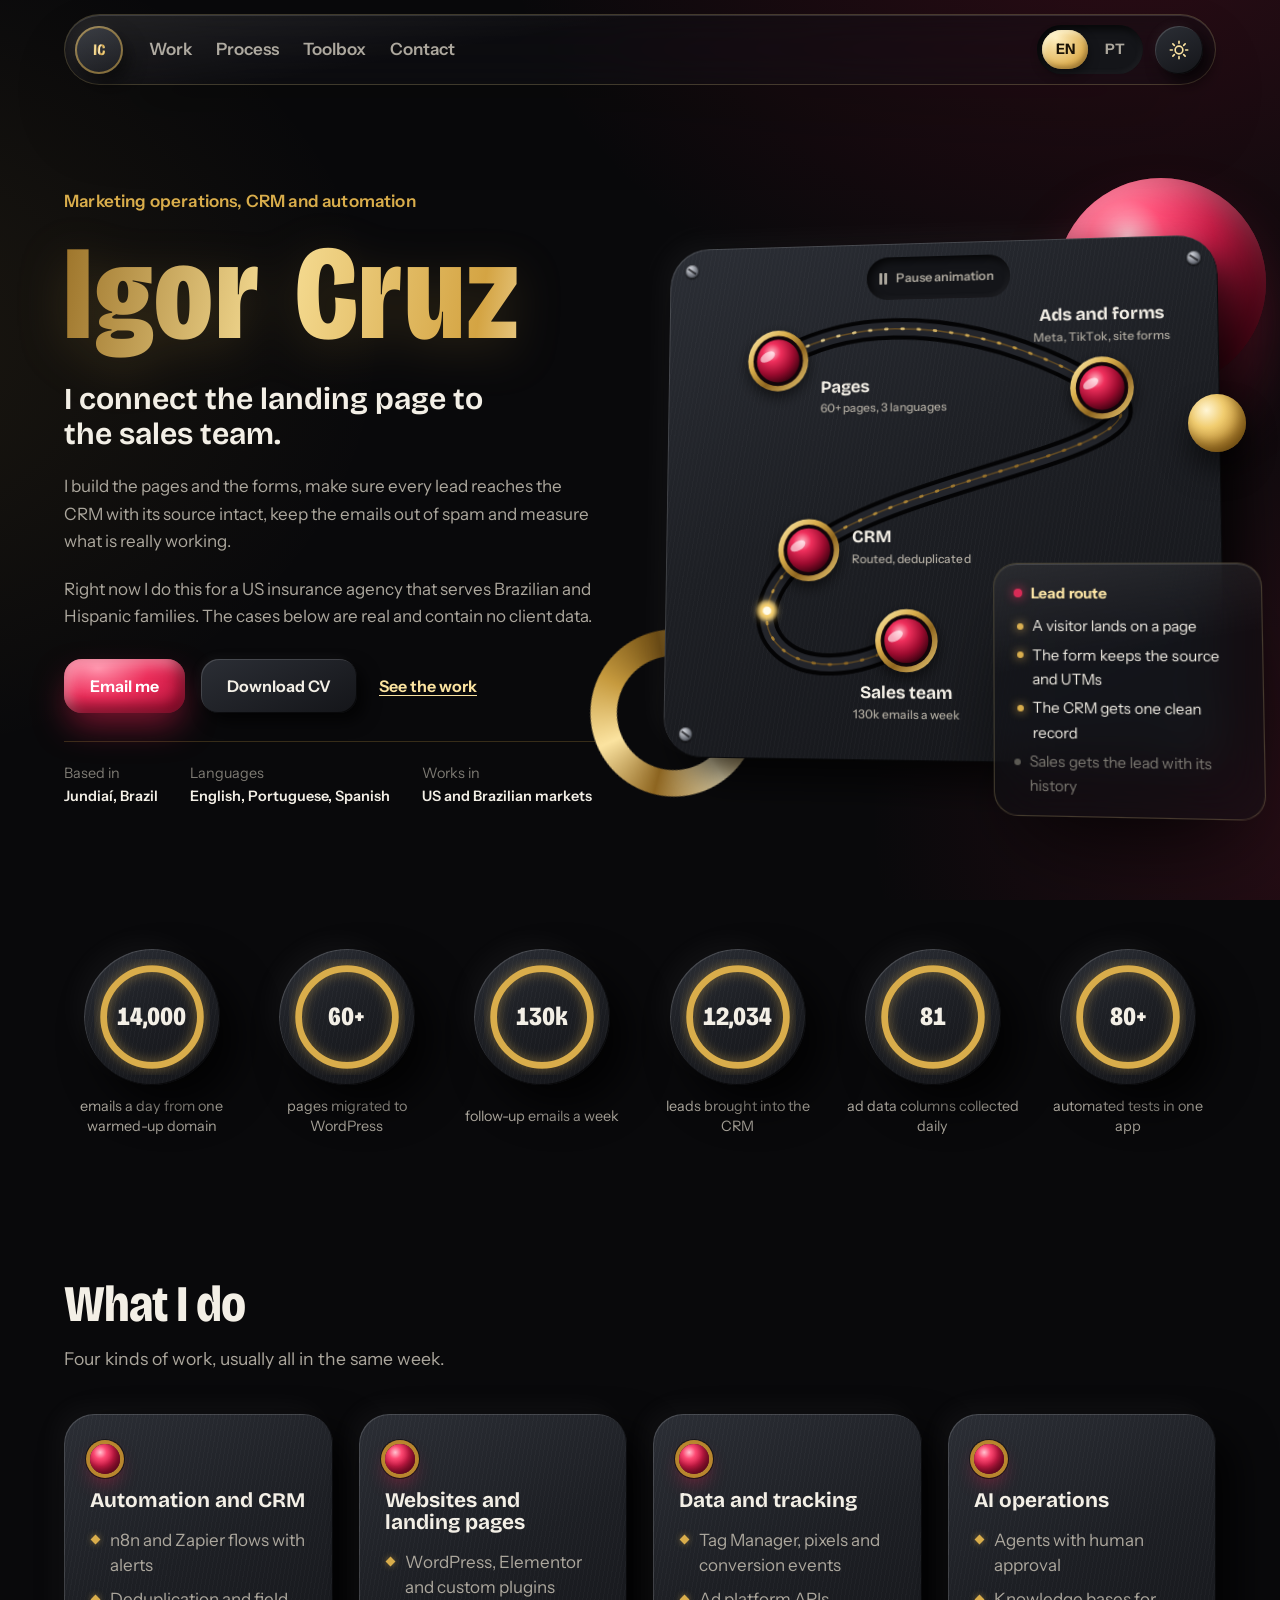
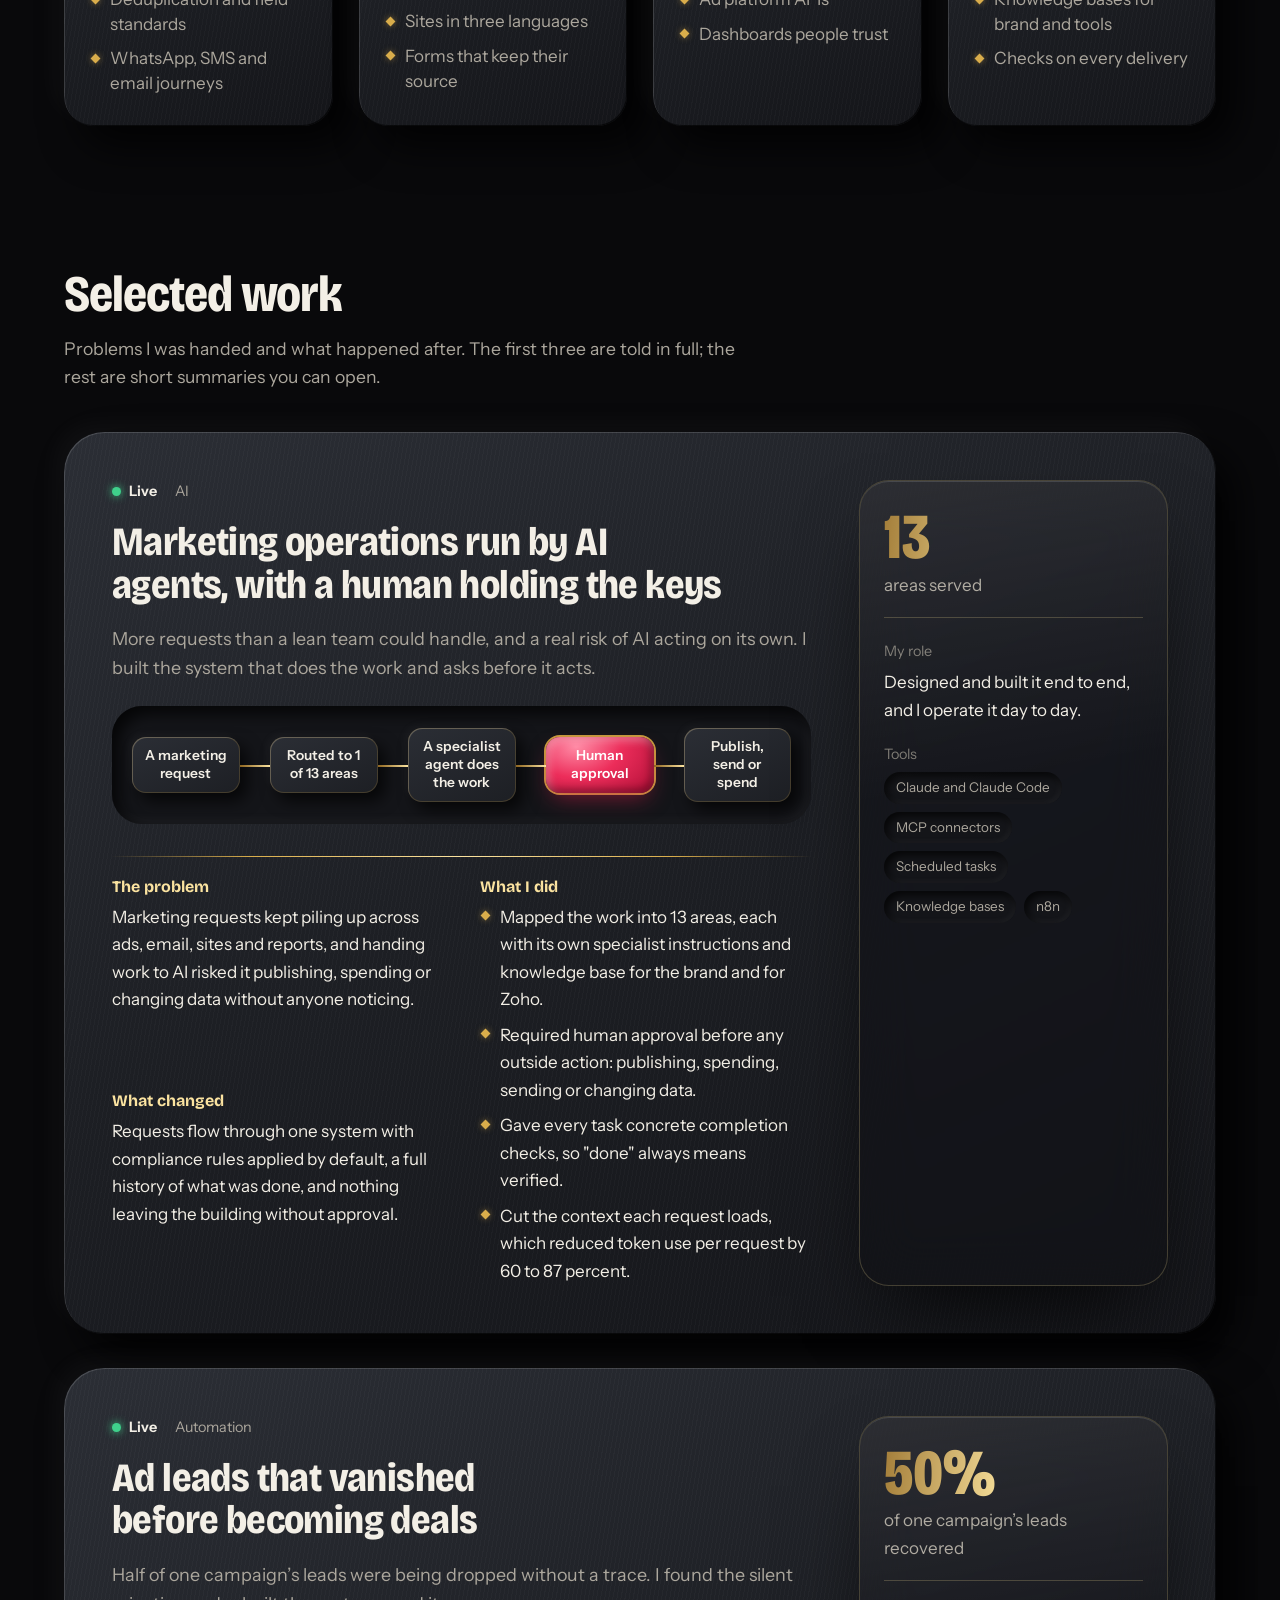
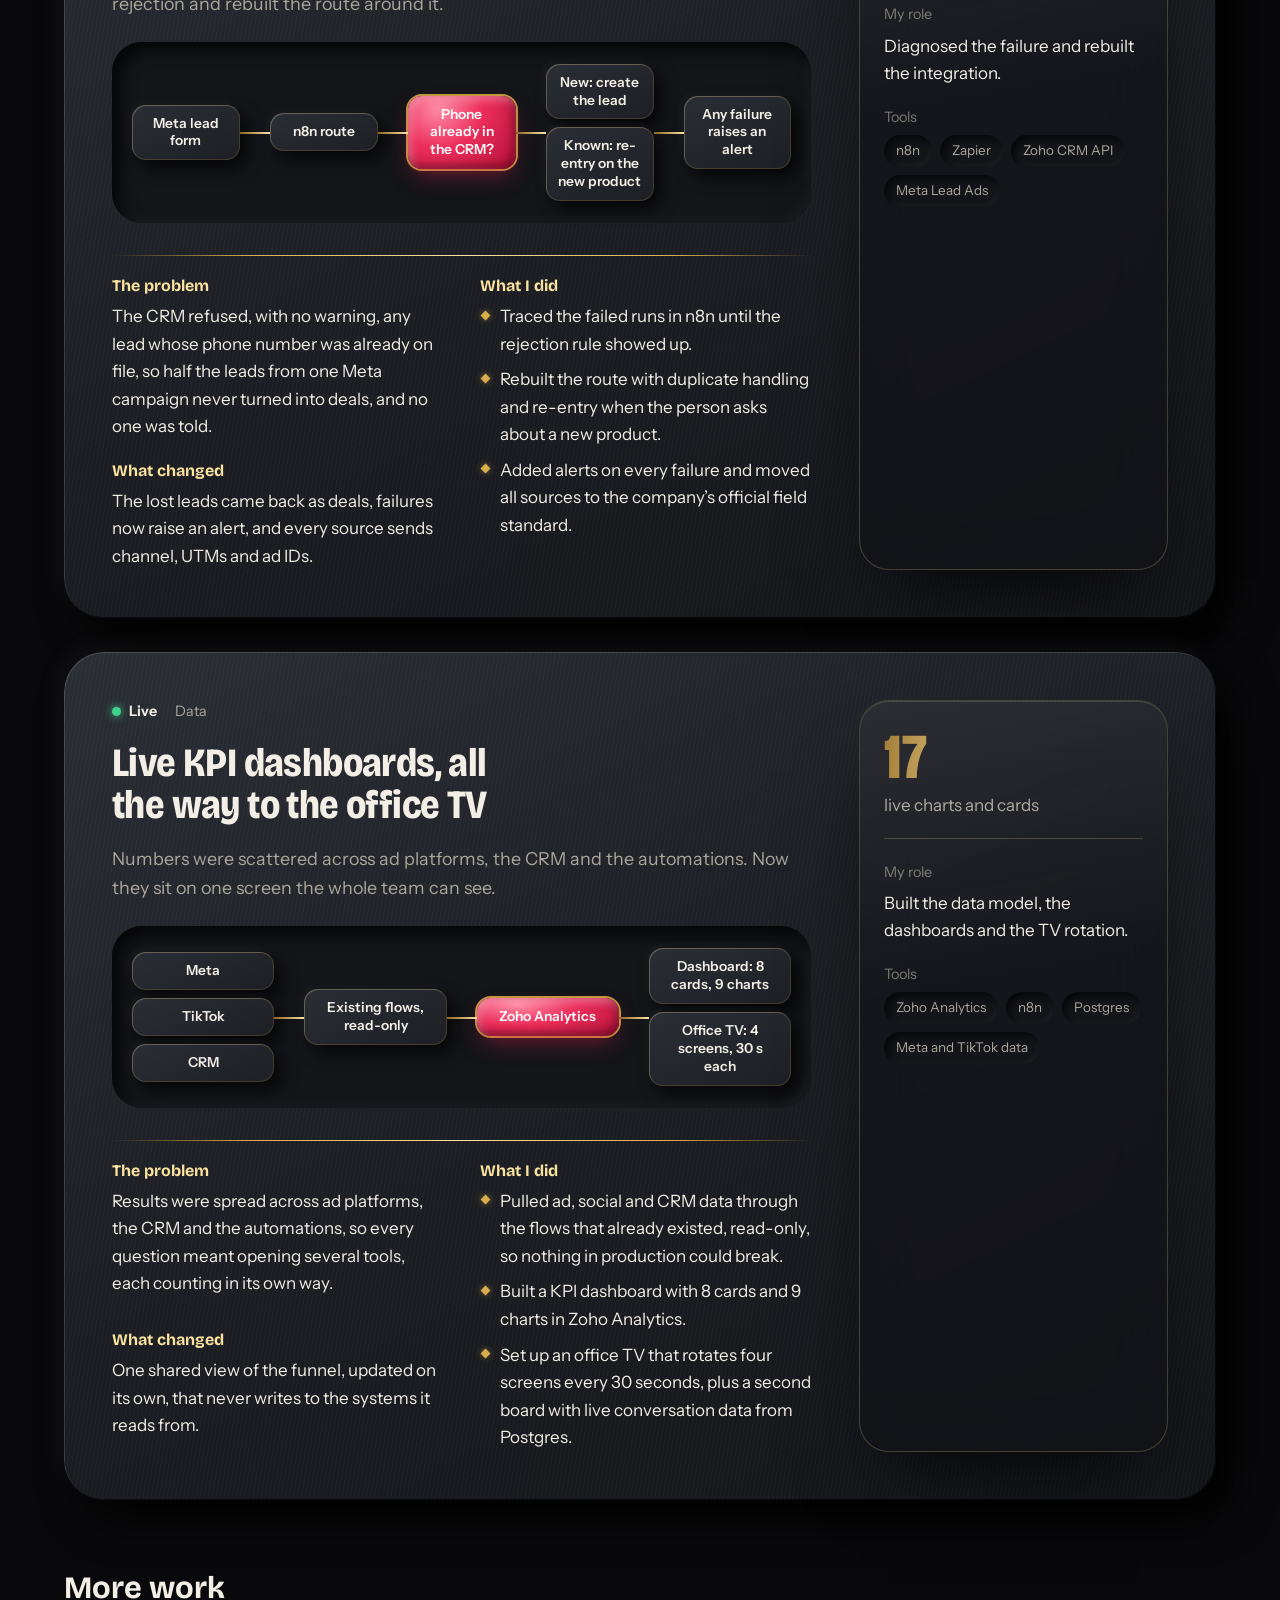
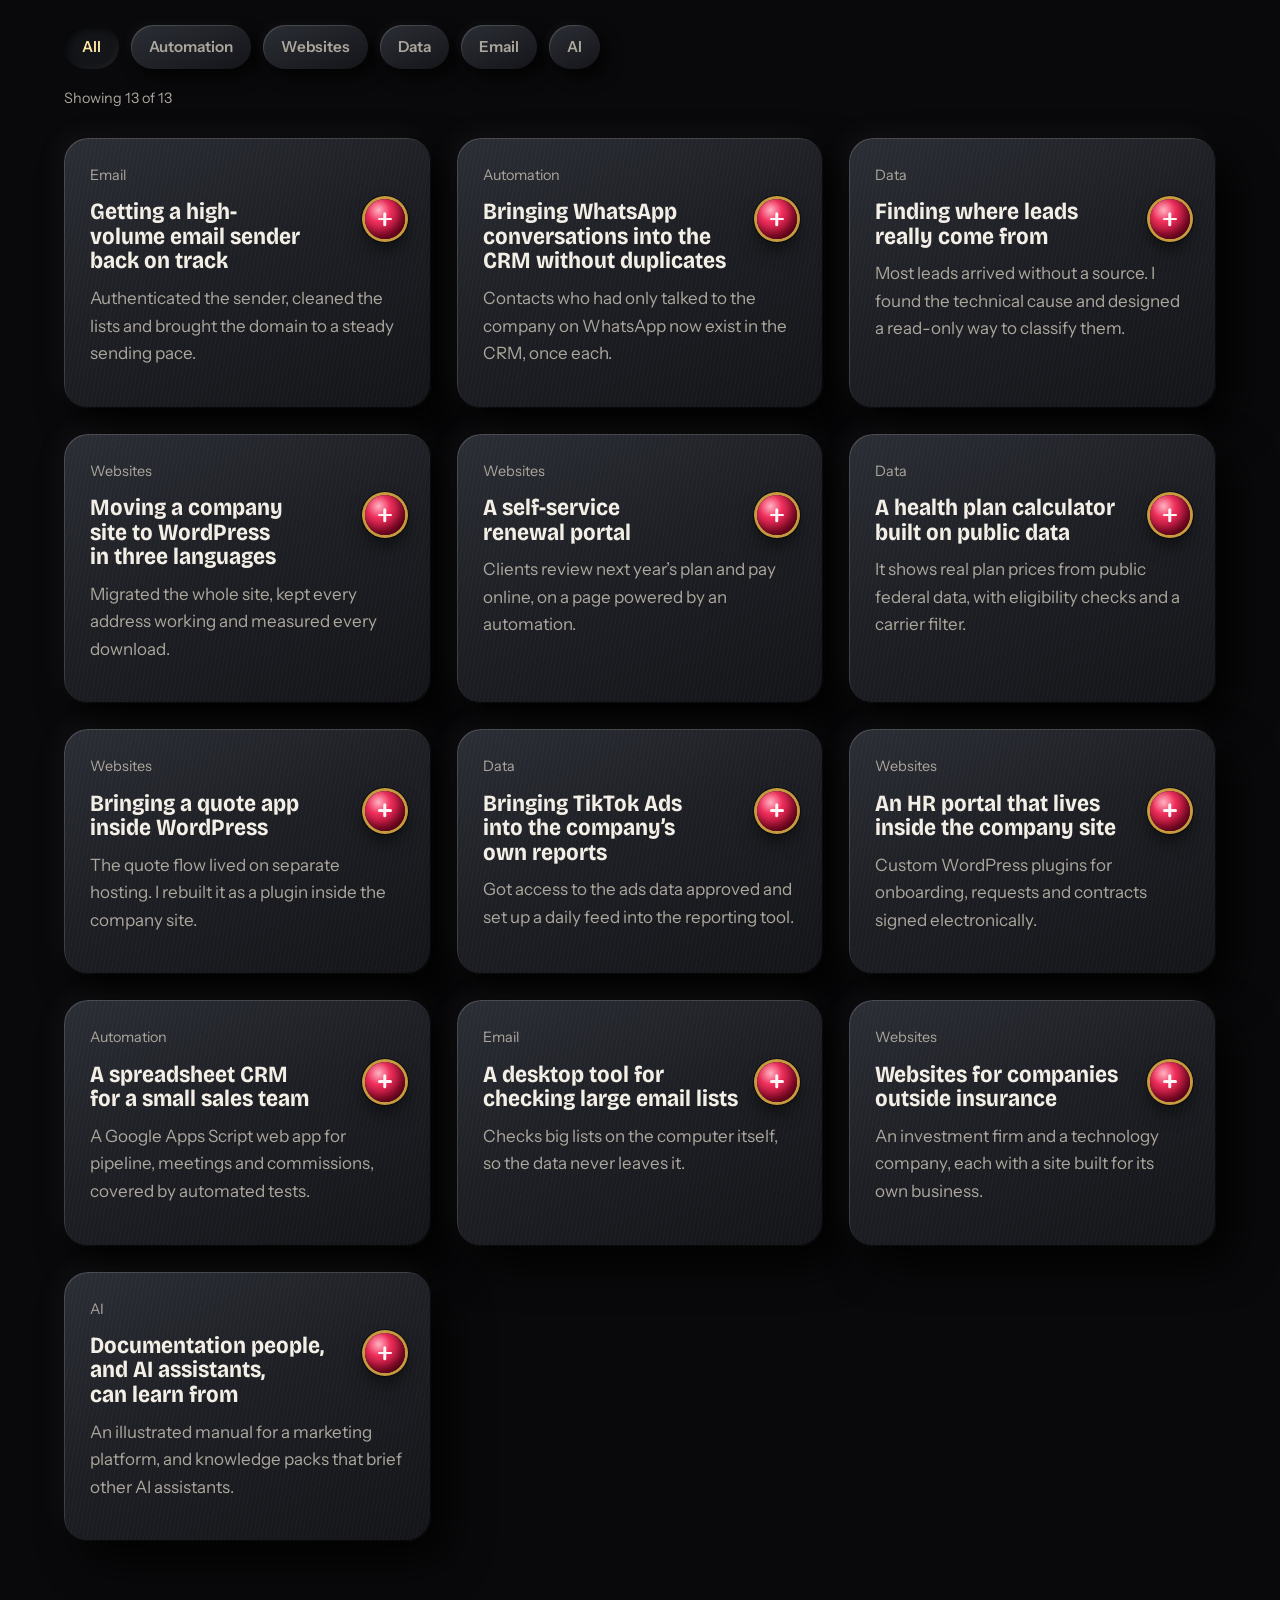
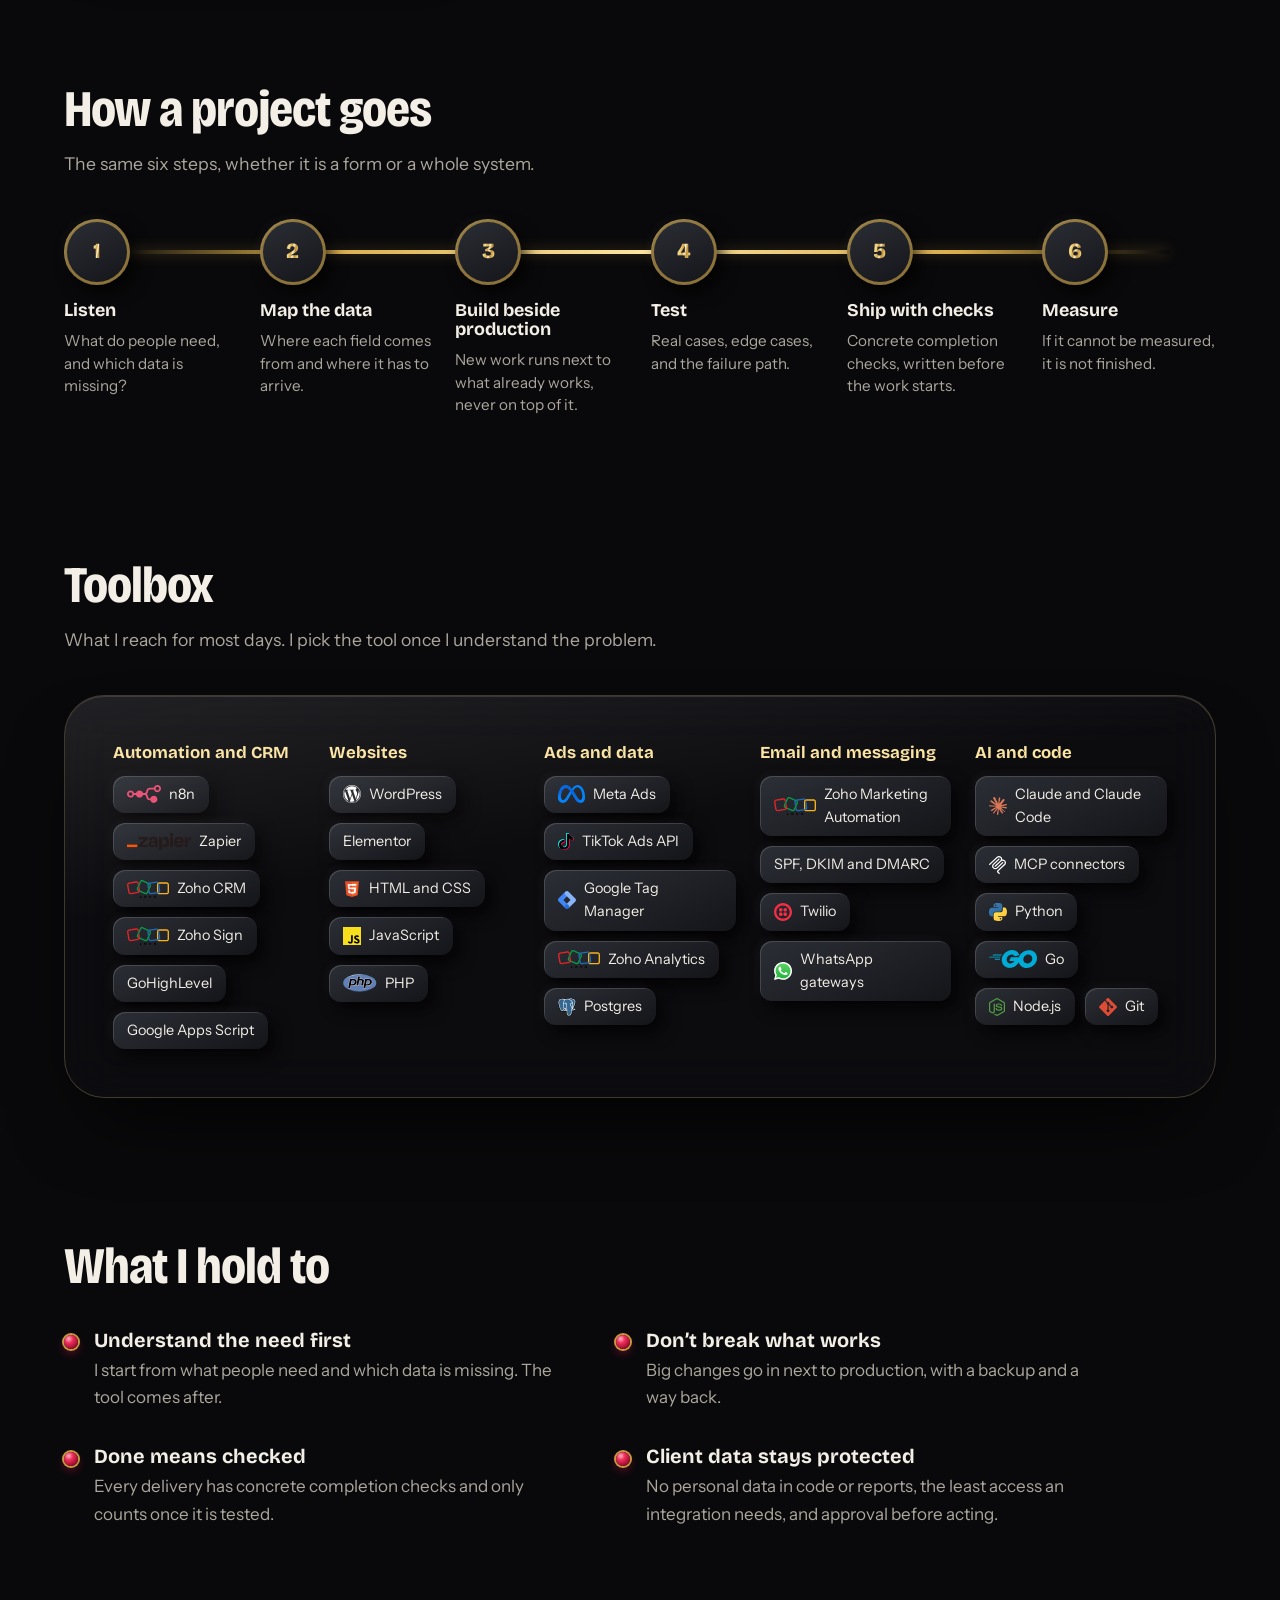
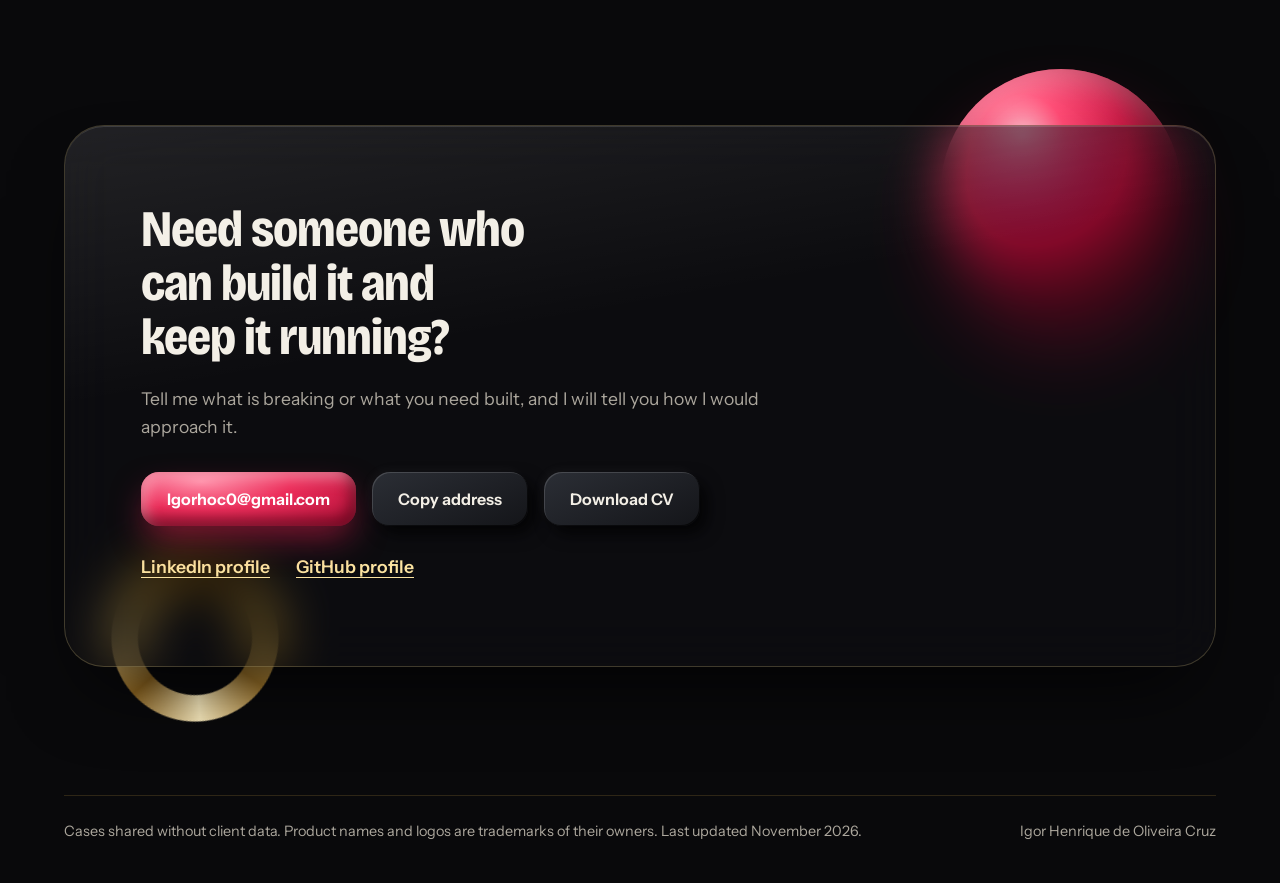
<file: index.html>
<!doctype html>
<html lang="en">
<head>
<meta charset="utf-8">
<meta name="viewport" content="width=device-width, initial-scale=1, viewport-fit=cover">
<title>Igor Cruz, marketing operations, CRM and automation</title>
<meta name="description" content="Portfolio of Igor Henrique de Oliveira Cruz: case studies in CRM, automation, websites, data and applied AI for marketing teams.">
<link rel="canonical" href="https://igor-hoc-cruz.github.io/">
<link rel="alternate" hreflang="en" href="https://igor-hoc-cruz.github.io/">
<link rel="alternate" hreflang="pt-BR" href="https://igor-hoc-cruz.github.io/pt/">
<link rel="alternate" hreflang="x-default" href="https://igor-hoc-cruz.github.io/">
<meta property="og:type" content="profile">
<meta property="og:title" content="Igor Cruz, marketing operations, CRM and automation">
<meta property="og:description" content="Portfolio of Igor Henrique de Oliveira Cruz: case studies in CRM, automation, websites, data and applied AI for marketing teams.">
<meta property="og:url" content="https://igor-hoc-cruz.github.io/">
<meta property="og:locale" content="en_US">
<meta property="og:image" content="https://igor-hoc-cruz.github.io/assets/share.jpg">
<meta property="og:image:width" content="1200">
<meta property="og:image:height" content="630">
<meta name="twitter:card" content="summary_large_image">
<script type="application/ld+json">{"@context":"https://schema.org","@type":"Person","name":"Igor Henrique de Oliveira Cruz","jobTitle":"Marketing operations, CRM and automation","url":"https://igor-hoc-cruz.github.io/","email":"mailto:Igorhoc0@gmail.com","address":{"@type":"PostalAddress","addressLocality":"Jundiaí","addressRegion":"SP","addressCountry":"BR"},"knowsLanguage":["en","pt","es"],"sameAs":["https://github.com/igor-hoc-cruz","https://www.linkedin.com/in/igor-henrique-de-oliveira-cruz-71066921b"]}</script>
<meta name="theme-color" content="#09090b">
<link rel="icon" href="assets/favicon.svg" type="image/svg+xml">
<link rel="preconnect" href="https://fonts.googleapis.com">
<link rel="preconnect" href="https://fonts.gstatic.com" crossorigin>
<link rel="stylesheet" href="https://fonts.googleapis.com/css2?family=Bricolage+Grotesque:opsz,wdth,wght@12..96,75..100,400..800&family=Instrument+Sans:ital,wdth,wght@0,75..100,400..700;1,75..100,400&display=swap">
<link rel="stylesheet" href="assets/site.css">
<script>
  /* Applies the saved theme before first paint, so the page never flashes. */
  try {
    var saved = localStorage.getItem('theme');
    if (saved === 'platinum') document.documentElement.dataset.theme = 'platinum';
  } catch (e) {}
</script>
<script src="assets/site.js" defer></script>
</head>
<body>
<a class="skip" href="#main">Skip to content</a>
<div class="page">
<header class="top glass">
  <a class="mark" href="./" aria-label="Igor Cruz"><span>IC</span></a>
  <nav class="top-links" aria-label="Sections">
    <a href="#work">Work</a>
    <a href="#process">Process</a>
    <a href="#toolbox">Toolbox</a>
    <a href="#contact">Contact</a>
  </nav>
  <div class="top-controls">
    <nav class="seg" aria-label="Language"><a class="seg-btn" href="./" lang="en" hreflang="en" aria-current="page">EN</a><a class="seg-btn" href="pt/" lang="pt-BR" hreflang="pt-BR">PT</a></nav>
    <button class="switch theme-switch" type="button" aria-pressed="false" aria-label="Light theme"><svg class="icon icon-sun" viewBox="0 0 24 24" aria-hidden="true"><circle cx="12" cy="12" r="4.2"/><path d="M12 2.5v2.2M12 19.3v2.2M2.5 12h2.2M19.3 12h2.2M5.3 5.3l1.6 1.6M17.1 17.1l1.6 1.6M5.3 18.7l1.6-1.6M17.1 6.9l1.6-1.6"/></svg><svg class="icon icon-moon" viewBox="0 0 24 24" aria-hidden="true"><path d="M20 14.5A8 8 0 0 1 9.5 4a8 8 0 1 0 10.5 10.5Z"/></svg></button>
  </div>
</header>
<main id="main">
  <section class="hero" aria-labelledby="hero-name">
    <div class="hero-text">
      <p class="kicker">Marketing operations, CRM and automation</p>
      <h1 id="hero-name"><span class="gold-text">Igor Cruz</span></h1>
      <p class="hero-line">I connect the landing page to the sales team.</p>
      <p class="hero-intro">I build the pages and the forms, make sure every lead reaches the CRM with its source intact, keep the emails out of spam and measure what is really working.</p>
      <p class="hero-intro">Right now I do this for a US insurance agency that serves Brazilian and Hispanic families. The cases below are real and contain no client data.</p>
      <div class="actions">
        <a class="btn btn-ruby" href="mailto:Igorhoc0@gmail.com">Email me</a>
        <a class="btn btn-metal" href="assets/cv/Igor_Cruz_CV_EN.pdf" type="application/pdf">Download CV</a>
        <a class="btn btn-quiet" href="#work">See the work</a>
      </div>
      <dl class="facts"><div><dt>Based in</dt><dd>Jundiaí, Brazil</dd></div><div><dt>Languages</dt><dd>English, Portuguese, Spanish</dd></div><div><dt>Works in</dt><dd>US and Brazilian markets</dd></div></dl>
    </div>

    <div class="stage stage-hero">
      <span class="obj obj-ruby" aria-hidden="true"></span>
      <span class="obj obj-ring" aria-hidden="true"></span>
      <span class="obj obj-bead" aria-hidden="true"></span>
      <figure class="console metal">
        <span class="screw s1" aria-hidden="true"></span><span class="screw s2" aria-hidden="true"></span>
        <span class="screw s3" aria-hidden="true"></span><span class="screw s4" aria-hidden="true"></span>
        <svg class="console-svg" viewBox="0 0 540 500" role="img" aria-labelledby="console-title">
      <title id="console-title">How a lead travels through the work I do</title>
      <defs>
        <radialGradient id="ruby" cx="35%" cy="30%" r="75%">
          <stop offset="0" stop-color="#ffb3c2"/>
          <stop offset="0.28" stop-color="#ef2f5c"/>
          <stop offset="0.68" stop-color="#9c0b2f"/>
          <stop offset="1" stop-color="#3d0211"/>
        </radialGradient>
        <linearGradient id="gold" x1="0" y1="0" x2="1" y2="1">
          <stop offset="0" stop-color="#fff0b8"/>
          <stop offset="0.35" stop-color="#d9ad4b"/>
          <stop offset="0.6" stop-color="#8f6620"/>
          <stop offset="1" stop-color="#f3d27c"/>
        </linearGradient>
        <radialGradient id="pulse" cx="50%" cy="50%" r="50%">
          <stop offset="0" stop-color="#fff8dc"/>
          <stop offset="0.45" stop-color="#f6cf6a"/>
          <stop offset="1" stop-color="#f6cf6a" stop-opacity="0"/>
        </radialGradient>
        <filter id="glow" x="-50%" y="-50%" width="200%" height="200%">
          <feGaussianBlur stdDeviation="4" result="b"/>
          <feMerge><feMergeNode in="b"/><feMergeNode in="SourceGraphic"/></feMerge>
        </filter>
      </defs>

      <!-- Machined channel: dark cut, inner bevel, faint gold inlay -->
      <path class="ch-cut" d="M92 96 C196 34 344 66 448 132 C552 198 236 222 128 306 C20 390 120 474 236 404"/>
      <path class="ch-bevel" d="M92 96 C196 34 344 66 448 132 C552 198 236 222 128 306 C20 390 120 474 236 404"/>
      <path class="ch-inlay" d="M92 96 C196 34 344 66 448 132 C552 198 236 222 128 306 C20 390 120 474 236 404"/>
      <path class="ch-flow" id="route" d="M92 96 C196 34 344 66 448 132 C552 198 236 222 128 306 C20 390 120 474 236 404"/>
      
      <g class="gem" data-i="0" transform="translate(92 96)">
        <circle class="gem-bezel" r="34"/>
        <circle class="gem-seat" r="28"/>
        <circle class="gem-stone" r="24"/>
        <ellipse class="gem-shine" cx="-8" cy="-10" rx="9" ry="5" transform="rotate(-30)"/>
        <circle class="gem-glow" r="24"/>
      </g>
      <text class="gem-label" x="140" y="132" text-anchor="start">Pages</text>
      <text class="gem-note" x="140" y="154" text-anchor="start">60+ pages, 3 languages</text>
      <g class="gem" data-i="1" transform="translate(448 132)">
        <circle class="gem-bezel" r="34"/>
        <circle class="gem-seat" r="28"/>
        <circle class="gem-stone" r="24"/>
        <ellipse class="gem-shine" cx="-8" cy="-10" rx="9" ry="5" transform="rotate(-30)"/>
        <circle class="gem-glow" r="24"/>
      </g>
      <text class="gem-label" x="448" y="58" text-anchor="middle">Ads and forms</text>
      <text class="gem-note" x="448" y="80" text-anchor="middle">Meta, TikTok, site forms</text>
      <g class="gem" data-i="2" transform="translate(128 306)">
        <circle class="gem-bezel" r="34"/>
        <circle class="gem-seat" r="28"/>
        <circle class="gem-stone" r="24"/>
        <ellipse class="gem-shine" cx="-8" cy="-10" rx="9" ry="5" transform="rotate(-30)"/>
        <circle class="gem-glow" r="24"/>
      </g>
      <text class="gem-label" x="176" y="298" text-anchor="start">CRM</text>
      <text class="gem-note" x="176" y="320" text-anchor="start">Routed, deduplicated</text>
      <g class="gem" data-i="3" transform="translate(236 404)">
        <circle class="gem-bezel" r="34"/>
        <circle class="gem-seat" r="28"/>
        <circle class="gem-stone" r="24"/>
        <ellipse class="gem-shine" cx="-8" cy="-10" rx="9" ry="5" transform="rotate(-30)"/>
        <circle class="gem-glow" r="24"/>
      </g>
      <text class="gem-label" x="236" y="466" text-anchor="middle">Sales team</text>
      <text class="gem-note" x="236" y="488" text-anchor="middle">130k emails a week</text>

      <!-- The lead: a gold pulse with a short comet tail -->
      <g class="pulse" filter="url(#glow)">
        <circle r="13" fill="url(#pulse)"/>
        <circle r="4.5" fill="#fffbe8"/>
        <animateMotion id="pulse-motion" dur="5.2s" repeatCount="indefinite" rotate="auto" calcMode="linear" keyPoints="0;0.31;0.65;1;1" keyTimes="0;0.28;0.56;0.84;1">
          <mpath href="#route"/>
        </animateMotion>
      </g>
    </svg>
        <ol class="sr-only"><li>Pages: 60+ pages, 3 languages</li><li>Ads and forms: Meta, TikTok, site forms</li><li>CRM: Routed, deduplicated</li><li>Sales team: 130k emails a week</li></ol>
        <button class="motion-toggle" type="button" aria-pressed="false" data-pause="Pause animation" data-play="Play animation">
          <span class="mt-icon" aria-hidden="true"></span><span class="mt-label">Pause animation</span>
        </button>
        <div class="hud glass" aria-hidden="true">
          <p class="hud-title"><span class="hud-dot"></span>Lead route</p>
          <ol class="hud-steps"><li data-i="0">A visitor lands on a page</li><li data-i="1">The form keeps the source and UTMs</li><li data-i="2">The CRM gets one clean record</li><li data-i="3">Sales gets the lead with its history</li></ol>
        </div>
      </figure>
    </div>
  </section>
  <section class="gauges" aria-labelledby="gauges-title">
    <h2 id="gauges-title" class="sr-only">The work in numbers</h2>
    <ul class="gauge-row">
      <li class="gauge">
        <span class="dial metal" aria-hidden="true">
          <svg viewBox="0 0 120 120"><circle class="dial-track" cx="60" cy="60" r="50"/><circle class="dial-arc" cx="60" cy="60" r="50"/></svg>
        </span>
        <strong class="gauge-value" data-value="14,000">14,000</strong>
        <span class="gauge-label">emails a day from one warmed-up domain</span>
      </li>
      <li class="gauge">
        <span class="dial metal" aria-hidden="true">
          <svg viewBox="0 0 120 120"><circle class="dial-track" cx="60" cy="60" r="50"/><circle class="dial-arc" cx="60" cy="60" r="50"/></svg>
        </span>
        <strong class="gauge-value" data-value="60+">60+</strong>
        <span class="gauge-label">pages migrated to WordPress</span>
      </li>
      <li class="gauge">
        <span class="dial metal" aria-hidden="true">
          <svg viewBox="0 0 120 120"><circle class="dial-track" cx="60" cy="60" r="50"/><circle class="dial-arc" cx="60" cy="60" r="50"/></svg>
        </span>
        <strong class="gauge-value" data-value="130k">130k</strong>
        <span class="gauge-label">follow-up emails a week</span>
      </li>
      <li class="gauge">
        <span class="dial metal" aria-hidden="true">
          <svg viewBox="0 0 120 120"><circle class="dial-track" cx="60" cy="60" r="50"/><circle class="dial-arc" cx="60" cy="60" r="50"/></svg>
        </span>
        <strong class="gauge-value" data-value="12,034">12,034</strong>
        <span class="gauge-label">leads brought into the CRM</span>
      </li>
      <li class="gauge">
        <span class="dial metal" aria-hidden="true">
          <svg viewBox="0 0 120 120"><circle class="dial-track" cx="60" cy="60" r="50"/><circle class="dial-arc" cx="60" cy="60" r="50"/></svg>
        </span>
        <strong class="gauge-value" data-value="81">81</strong>
        <span class="gauge-label">ad data columns collected daily</span>
      </li>
      <li class="gauge">
        <span class="dial metal" aria-hidden="true">
          <svg viewBox="0 0 120 120"><circle class="dial-track" cx="60" cy="60" r="50"/><circle class="dial-arc" cx="60" cy="60" r="50"/></svg>
        </span>
        <strong class="gauge-value" data-value="80+">80+</strong>
        <span class="gauge-label">automated tests in one app</span>
      </li>
    </ul>
  </section>
  <section class="capabilities" aria-labelledby="cap-title">
    <div class="section-head">
      <h2 id="cap-title">What I do</h2>
      <p>Four kinds of work, usually all in the same week.</p>
    </div>
    <ul class="modules">
      <li class="module metal spot">
        <span class="module-gem" aria-hidden="true"></span>
        <h3>Automation and CRM</h3>
        <ul><li>n8n and Zapier flows with alerts</li><li>Deduplication and field standards</li><li>WhatsApp, SMS and email journeys</li></ul>
      </li>
      <li class="module metal spot">
        <span class="module-gem" aria-hidden="true"></span>
        <h3>Websites and landing pages</h3>
        <ul><li>WordPress, Elementor and custom plugins</li><li>Sites in three languages</li><li>Forms that keep their source</li></ul>
      </li>
      <li class="module metal spot">
        <span class="module-gem" aria-hidden="true"></span>
        <h3>Data and tracking</h3>
        <ul><li>Tag Manager, pixels and conversion events</li><li>Ad platform APIs</li><li>Dashboards people trust</li></ul>
      </li>
      <li class="module metal spot">
        <span class="module-gem" aria-hidden="true"></span>
        <h3>AI operations</h3>
        <ul><li>Agents with human approval</li><li>Knowledge bases for brand and tools</li><li>Checks on every delivery</li></ul>
      </li>
    </ul>
  </section>
  <section class="work" id="work" aria-labelledby="work-title">
    <div class="section-head">
      <h2 id="work-title">Selected work</h2>
      <p>Problems I was handed and what happened after. The first three are told in full; the rest are short summaries you can open.</p>
    </div>
    <div class="features" aria-label="In depth">
    <article class="feature metal spot" id="case-ai-agents" data-tag="ai">
      <div class="feature-main">
        <div class="case-meta"><span class="status" data-status="live"><span class="led" aria-hidden="true"></span>Live</span><span class="case-tag">AI</span></div>
        <h3 class="feature-title">Marketing operations run by AI agents, with a human holding the keys</h3>
        <p class="feature-summary">More requests than a lean team could handle, and a real risk of AI acting on its own. I built the system that does the work and asks before it acts.</p>
        <ol class="flowline" aria-label="How it works">
          <li class="stage" style="--i:0"><span class="fnode">A marketing request</span></li>
          <li class="stage" style="--i:1"><span class="fnode">Routed to 1 of 13 areas</span></li>
          <li class="stage" style="--i:2"><span class="fnode">A specialist agent does the work</span></li>
          <li class="stage is-gate" style="--i:3"><span class="fnode">Human approval</span></li>
          <li class="stage" style="--i:4"><span class="fnode">Publish, send or spend</span></li>
        </ol>
        <div class="feature-story">
          <section><h4>The problem</h4><p>Marketing requests kept piling up across ads, email, sites and reports, and handing work to AI risked it publishing, spending or changing data without anyone noticing.</p></section>
          <section><h4>What I did</h4><ul class="did"><li>Mapped the work into 13 areas, each with its own specialist instructions and knowledge base for the brand and for Zoho.</li><li>Required human approval before any outside action: publishing, spending, sending or changing data.</li><li>Gave every task concrete completion checks, so &quot;done&quot; always means verified.</li><li>Cut the context each request loads, which reduced token use per request by 60 to 87 percent.</li></ul></section>
          <section><h4>What changed</h4><p>Requests flow through one system with compliance rules applied by default, a full history of what was done, and nothing leaving the building without approval.</p></section>
        </div>
      </div>
      <aside class="spec glass">
        <p class="spec-metric"><strong class="gold-text">13</strong><span>areas served</span></p>
        <dl>
          <div><dt>My role</dt><dd>Designed and built it end to end, and I operate it day to day.</dd></div>
          <div><dt>Tools</dt><dd><ul class="chips"><li>Claude and Claude Code</li><li>MCP connectors</li><li>Scheduled tasks</li><li>Knowledge bases</li><li>n8n</li></ul></dd></div>
        </dl>
      </aside>
    </article>
    <article class="feature metal spot" id="case-lost-leads" data-tag="automation">
      <div class="feature-main">
        <div class="case-meta"><span class="status" data-status="live"><span class="led" aria-hidden="true"></span>Live</span><span class="case-tag">Automation</span></div>
        <h3 class="feature-title">Ad leads that vanished before becoming deals</h3>
        <p class="feature-summary">Half of one campaign’s leads were being dropped without a trace. I found the silent rejection and rebuilt the route around it.</p>
        <ol class="flowline" aria-label="How it works">
          <li class="stage" style="--i:0"><span class="fnode">Meta lead form</span></li>
          <li class="stage" style="--i:1"><span class="fnode">n8n route</span></li>
          <li class="stage is-gate" style="--i:2"><span class="fnode">Phone already in the CRM?</span></li>
          <li class="stage" style="--i:3"><span class="fnode">New: create the lead</span><span class="fnode">Known: re-entry on the new product</span></li>
          <li class="stage" style="--i:4"><span class="fnode">Any failure raises an alert</span></li>
        </ol>
        <div class="feature-story">
          <section><h4>The problem</h4><p>The CRM refused, with no warning, any lead whose phone number was already on file, so half the leads from one Meta campaign never turned into deals, and no one was told.</p></section>
          <section><h4>What I did</h4><ul class="did"><li>Traced the failed runs in n8n until the rejection rule showed up.</li><li>Rebuilt the route with duplicate handling and re-entry when the person asks about a new product.</li><li>Added alerts on every failure and moved all sources to the company’s official field standard.</li></ul></section>
          <section><h4>What changed</h4><p>The lost leads came back as deals, failures now raise an alert, and every source sends channel, UTMs and ad IDs.</p></section>
        </div>
      </div>
      <aside class="spec glass">
        <p class="spec-metric"><strong class="gold-text">50%</strong><span>of one campaign’s leads recovered</span></p>
        <dl>
          <div><dt>My role</dt><dd>Diagnosed the failure and rebuilt the integration.</dd></div>
          <div><dt>Tools</dt><dd><ul class="chips"><li>n8n</li><li>Zapier</li><li>Zoho CRM API</li><li>Meta Lead Ads</li></ul></dd></div>
        </dl>
      </aside>
    </article>
    <article class="feature metal spot" id="case-kpi-dashboards" data-tag="data">
      <div class="feature-main">
        <div class="case-meta"><span class="status" data-status="live"><span class="led" aria-hidden="true"></span>Live</span><span class="case-tag">Data</span></div>
        <h3 class="feature-title">Live KPI dashboards, all the way to the office TV</h3>
        <p class="feature-summary">Numbers were scattered across ad platforms, the CRM and the automations. Now they sit on one screen the whole team can see.</p>
        <ol class="flowline" aria-label="How it works">
          <li class="stage" style="--i:0"><span class="fnode">Meta</span><span class="fnode">TikTok</span><span class="fnode">CRM</span></li>
          <li class="stage" style="--i:1"><span class="fnode">Existing flows, read-only</span></li>
          <li class="stage is-gate" style="--i:2"><span class="fnode">Zoho Analytics</span></li>
          <li class="stage" style="--i:3"><span class="fnode">Dashboard: 8 cards, 9 charts</span><span class="fnode">Office TV: 4 screens, 30 s each</span></li>
        </ol>
        <div class="feature-story">
          <section><h4>The problem</h4><p>Results were spread across ad platforms, the CRM and the automations, so every question meant opening several tools, each counting in its own way.</p></section>
          <section><h4>What I did</h4><ul class="did"><li>Pulled ad, social and CRM data through the flows that already existed, read-only, so nothing in production could break.</li><li>Built a KPI dashboard with 8 cards and 9 charts in Zoho Analytics.</li><li>Set up an office TV that rotates four screens every 30 seconds, plus a second board with live conversation data from Postgres.</li></ul></section>
          <section><h4>What changed</h4><p>One shared view of the funnel, updated on its own, that never writes to the systems it reads from.</p></section>
        </div>
      </div>
      <aside class="spec glass">
        <p class="spec-metric"><strong class="gold-text">17</strong><span>live charts and cards</span></p>
        <dl>
          <div><dt>My role</dt><dd>Built the data model, the dashboards and the TV rotation.</dd></div>
          <div><dt>Tools</dt><dd><ul class="chips"><li>Zoho Analytics</li><li>n8n</li><li>Postgres</li><li>Meta and TikTok data</li></ul></dd></div>
        </dl>
      </aside>
    </article>
    </div>

    <h3 class="more-title">More work</h3>
    <div class="filters" role="group" aria-label="Filter the cases">
      <button class="chip-switch" type="button" data-filter="all" aria-pressed="true">All</button>
      <button class="chip-switch" type="button" data-filter="automation" aria-pressed="false">Automation</button>
      <button class="chip-switch" type="button" data-filter="web" aria-pressed="false">Websites</button>
      <button class="chip-switch" type="button" data-filter="data" aria-pressed="false">Data</button>
      <button class="chip-switch" type="button" data-filter="email" aria-pressed="false">Email</button>
      <button class="chip-switch" type="button" data-filter="ai" aria-pressed="false">AI</button>
    </div>
    <p class="showing" aria-live="polite" data-template="Showing {n} of {total}"></p>
    <div class="cases">
    <article class="case metal spot" id="case-deliverability" data-tag="email">
      <div class="case-meta"><span class="case-tag">Email</span></div>
      <h3 class="case-title">
        <button class="case-toggle" type="button" aria-expanded="true" aria-controls="case-deliverability-body" data-open="Open case" data-close="Close case">
          <span class="case-title-text">Getting a high-volume email sender back on track</span>
          <span class="case-knob" aria-hidden="true"></span>
        </button>
      </h3>
      <p class="case-summary">Authenticated the sender, cleaned the lists and brought the domain to a steady sending pace.</p>
      <div class="case-body" id="case-deliverability-body">
        <div class="case-body-inner">
          <div class="story">
            <section><h4>The problem</h4><p>A lot of email going out, too many bounces, and a domain whose DNS settings were working against it.</p></section>
            <section><h4>What I did</h4><ul class="did"><li>Reviewed and corrected the domain’s email authentication.</li><li>Set up a dedicated return path.</li><li>Removed invalid addresses and problem domains from the lists.</li></ul></section>
            <section><h4>What changed</h4><p>The sender passes the standard authentication checks and sends at a steady, healthy volume.</p></section>
          </div>
          <ul class="chips" aria-label="Tools"><li>GoHighLevel</li><li>Zoho Marketing Automation</li><li>Cloudflare DNS</li><li>SPF, DKIM and DMARC</li></ul>
        </div>
      </div>
    </article>
    <article class="case metal spot" id="case-whatsapp-import" data-tag="automation">
      <div class="case-meta"><span class="case-tag">Automation</span></div>
      <h3 class="case-title">
        <button class="case-toggle" type="button" aria-expanded="true" aria-controls="case-whatsapp-import-body" data-open="Open case" data-close="Close case">
          <span class="case-title-text">Bringing WhatsApp conversations into the CRM without duplicates</span>
          <span class="case-knob" aria-hidden="true"></span>
        </button>
      </h3>
      <p class="case-summary">Contacts who had only talked to the company on WhatsApp now exist in the CRM, once each.</p>
      <div class="case-body" id="case-whatsapp-import-body">
        <div class="case-body-inner">
          <div class="story">
            <section><h4>The problem</h4><p>Many contacts lived only inside WhatsApp, so the sales team could not follow up or measure them.</p></section>
            <section><h4>What I did</h4><ul class="did"><li>Built an automation that reads contacts from the WhatsApp gateway and checks each number against the CRM first.</li><li>Created the new leads with their language and a batch tag, so every import can be traced.</li><li>Ran each language separately and switched the flow off when it was done.</li></ul></section>
            <section><h4>What changed</h4><p>New leads in the CRM for follow-up, and existing contacts left untouched.</p></section>
          </div>
          <ul class="chips" aria-label="Tools"><li>n8n</li><li>WhatsApp gateway</li><li>Zoho CRM API</li></ul>
        </div>
      </div>
    </article>
    <article class="case metal spot" id="case-lead-source" data-tag="data">
      <div class="case-meta"><span class="case-tag">Data</span></div>
      <h3 class="case-title">
        <button class="case-toggle" type="button" aria-expanded="true" aria-controls="case-lead-source-body" data-open="Open case" data-close="Close case">
          <span class="case-title-text">Finding where leads really come from</span>
          <span class="case-knob" aria-hidden="true"></span>
        </button>
      </h3>
      <p class="case-summary">Most leads arrived without a source. I found the technical cause and designed a read-only way to classify them.</p>
      <div class="case-body" id="case-lead-source-body">
        <div class="case-body-inner">
          <div class="story">
            <section><h4>The problem</h4><p>Without a recorded source, nobody could tell what each channel really cost.</p></section>
            <section><h4>What I did</h4><ul class="did"><li>Traced the cause to a form embedded in a way that hid the page’s campaign tags.</li><li>Designed a separate, read-only flow that classifies each lead’s channel.</li><li>Covered the classification rules with automated tests.</li></ul></section>
            <section><h4>What changed</h4><p>A tested way to classify channels, built without touching anything in production.</p></section>
          </div>
          <ul class="chips" aria-label="Tools"><li>n8n API</li><li>JavaScript</li><li>Zoho Analytics</li><li>Automated tests</li></ul>
        </div>
      </div>
    </article>
    <article class="case metal spot" id="case-trilingual-site" data-tag="web">
      <div class="case-meta"><span class="case-tag">Websites</span></div>
      <h3 class="case-title">
        <button class="case-toggle" type="button" aria-expanded="true" aria-controls="case-trilingual-site-body" data-open="Open case" data-close="Close case">
          <span class="case-title-text">Moving a company site to WordPress in three languages</span>
          <span class="case-knob" aria-hidden="true"></span>
        </button>
      </h3>
      <p class="case-summary">Migrated the whole site, kept every address working and measured every download.</p>
      <div class="case-body" id="case-trilingual-site-body">
        <div class="case-body-inner">
          <div class="story">
            <section><h4>The problem</h4><p>The site was on an old platform, incomplete in two of its languages and slow on phones.</p></section>
            <section><h4>What I did</h4><ul class="did"><li>Migrated the pages to WordPress and Elementor with their addresses preserved.</li><li>Optimised images and video, and set up SEO and share cards.</li><li>Built guide and e-book pages with forms, each download tracked as a conversion.</li></ul></section>
            <section><h4>What changed</h4><p>A faster site in three languages where every material download is measured.</p></section>
          </div>
          <ul class="chips" aria-label="Tools"><li>WordPress</li><li>Elementor</li><li>HTML, CSS and JS</li><li>Google Tag Manager</li><li>Meta Pixel</li></ul>
        </div>
      </div>
    </article>
    <article class="case metal spot" id="case-renewal-portal" data-tag="web">
      <div class="case-meta"><span class="case-tag">Websites</span></div>
      <h3 class="case-title">
        <button class="case-toggle" type="button" aria-expanded="true" aria-controls="case-renewal-portal-body" data-open="Open case" data-close="Close case">
          <span class="case-title-text">A self-service renewal portal</span>
          <span class="case-knob" aria-hidden="true"></span>
        </button>
      </h3>
      <p class="case-summary">Clients review next year’s plan and pay online, on a page powered by an automation.</p>
      <div class="case-body" id="case-renewal-portal-body">
        <div class="case-body-inner">
          <div class="story">
            <section><h4>The problem</h4><p>Clients needed a way to review and renew their plan on their own, without waiting for a call.</p></section>
            <section><h4>What I did</h4><ul class="did"><li>Built a site page that loads a multi-step flow served by n8n.</li><li>Built a step-by-step quote form.</li><li>Connected online card payments.</li></ul></section>
            <section><h4>What changed</h4><p>Renewals that clients can finish on their own, at any time.</p></section>
          </div>
          <ul class="chips" aria-label="Tools"><li>WordPress</li><li>n8n</li><li>Online payments</li><li>JavaScript</li></ul>
        </div>
      </div>
    </article>
    <article class="case metal spot" id="case-aca-calculator" data-tag="data">
      <div class="case-meta"><span class="case-tag">Data</span></div>
      <h3 class="case-title">
        <button class="case-toggle" type="button" aria-expanded="true" aria-controls="case-aca-calculator-body" data-open="Open case" data-close="Close case">
          <span class="case-title-text">A health plan calculator built on public data</span>
          <span class="case-knob" aria-hidden="true"></span>
        </button>
      </h3>
      <p class="case-summary">It shows real plan prices from public federal data, with eligibility checks and a carrier filter.</p>
      <div class="case-body" id="case-aca-calculator-body">
        <div class="case-body-inner">
          <div class="story">
            <section><h4>The problem</h4><p>Visitors wanted to know what a plan would really cost before talking to anyone.</p></section>
            <section><h4>What I did</h4><ul class="did"><li>Modelled the public federal plan files.</li><li>Added eligibility checks and a filter by carrier.</li><li>Built the page so more regions can be added over time.</li></ul></section>
            <section><h4>What changed</h4><p>Visitors see real prices for their situation instead of generic estimates.</p></section>
          </div>
          <ul class="chips" aria-label="Tools"><li>Public federal data</li><li>JavaScript</li><li>Data modelling</li></ul>
        </div>
      </div>
    </article>
    <article class="case metal spot" id="case-auto-quote" data-tag="web">
      <div class="case-meta"><span class="case-tag">Websites</span></div>
      <h3 class="case-title">
        <button class="case-toggle" type="button" aria-expanded="true" aria-controls="case-auto-quote-body" data-open="Open case" data-close="Close case">
          <span class="case-title-text">Bringing a quote app inside WordPress</span>
          <span class="case-knob" aria-hidden="true"></span>
        </button>
      </h3>
      <p class="case-summary">The quote flow lived on separate hosting. I rebuilt it as a plugin inside the company site.</p>
      <div class="case-body" id="case-auto-quote-body">
        <div class="case-body-inner">
          <div class="story">
            <section><h4>The problem</h4><p>An external app meant another host to pay for, another place to break and visitors bouncing between domains.</p></section>
            <section><h4>What I did</h4><ul class="did"><li>Rebuilt the flow as a WordPress plugin with a local catalog.</li><li>Kept the rating service and the database that already worked.</li><li>Published the quote pages in the site’s languages.</li></ul></section>
            <section><h4>What changed</h4><p>Quotes run inside the company site, with no external hosting to maintain.</p></section>
          </div>
          <ul class="chips" aria-label="Tools"><li>WordPress plugin</li><li>PHP</li><li>Rating API</li><li>Supabase</li></ul>
        </div>
      </div>
    </article>
    <article class="case metal spot" id="case-tiktok-data" data-tag="data">
      <div class="case-meta"><span class="case-tag">Data</span></div>
      <h3 class="case-title">
        <button class="case-toggle" type="button" aria-expanded="true" aria-controls="case-tiktok-data-body" data-open="Open case" data-close="Close case">
          <span class="case-title-text">Bringing TikTok Ads into the company’s own reports</span>
          <span class="case-knob" aria-hidden="true"></span>
        </button>
      </h3>
      <p class="case-summary">Got access to the ads data approved and set up a daily feed into the reporting tool.</p>
      <div class="case-body" id="case-tiktok-data-body">
        <div class="case-body-inner">
          <div class="story">
            <section><h4>The problem</h4><p>Ads kept getting rejected with no clear reason, and campaign numbers were stuck inside TikTok.</p></section>
            <section><h4>What I did</h4><ul class="did"><li>Identified the policy rule behind the rejections and filed the review.</li><li>Got API access approved with read-only permissions.</li><li>Reviewed the creatives to show which messages pass the policy.</li></ul></section>
            <section><h4>What changed</h4><p>Campaign, ad group and ad data arrive in the company’s reports every day.</p></section>
          </div>
          <ul class="chips" aria-label="Tools"><li>TikTok Marketing API</li><li>OAuth</li><li>n8n</li><li>Zoho Analytics</li></ul>
        </div>
      </div>
    </article>
    <article class="case metal spot" id="case-hr-portal" data-tag="web">
      <div class="case-meta"><span class="case-tag">Websites</span></div>
      <h3 class="case-title">
        <button class="case-toggle" type="button" aria-expanded="true" aria-controls="case-hr-portal-body" data-open="Open case" data-close="Close case">
          <span class="case-title-text">An HR portal that lives inside the company site</span>
          <span class="case-knob" aria-hidden="true"></span>
        </button>
      </h3>
      <p class="case-summary">Custom WordPress plugins for onboarding, requests and contracts signed electronically.</p>
      <div class="case-body" id="case-hr-portal-body">
        <div class="case-body-inner">
          <div class="story">
            <section><h4>The problem</h4><p>Contractor agreements and onboarding were done by hand, in loose documents with no history.</p></section>
            <section><h4>What I did</h4><ul class="did"><li>Wrote WordPress plugins for access, requests and an audit trail.</li><li>Sent filled-in contracts for electronic signature.</li><li>Tested every release locally before it went live.</li></ul></section>
            <section><h4>What changed</h4><p>The portal runs inside the existing site with no extra server, and every contract keeps its history.</p></section>
          </div>
          <ul class="chips" aria-label="Tools"><li>PHP</li><li>WordPress REST API</li><li>Zoho Sign API</li><li>JavaScript</li></ul>
        </div>
      </div>
    </article>
    <article class="case metal spot" id="case-light-crm" data-tag="automation">
      <div class="case-meta"><span class="case-tag">Automation</span></div>
      <h3 class="case-title">
        <button class="case-toggle" type="button" aria-expanded="true" aria-controls="case-light-crm-body" data-open="Open case" data-close="Close case">
          <span class="case-title-text">A spreadsheet CRM for a small sales team</span>
          <span class="case-knob" aria-hidden="true"></span>
        </button>
      </h3>
      <p class="case-summary">A Google Apps Script web app for pipeline, meetings and commissions, covered by automated tests.</p>
      <div class="case-body" id="case-light-crm-body">
        <div class="case-body-inner">
          <div class="story">
            <section><h4>The problem</h4><p>A small sales team ran its pipeline in spreadsheets and uploaded contact lists to the marketing platform by hand.</p></section>
            <section><h4>What I did</h4><ul class="did"><li>Built a web app with pipeline, meetings and commissions, one spreadsheet per person.</li><li>Added a screen that sends spreadsheets to the marketing platform in batches, inside the API limits.</li><li>Covered the rules, metrics and uploads with automated tests.</li></ul></section>
            <section><h4>What changed</h4><p>Each person keeps their own spreadsheet, and list uploads happen from one screen.</p></section>
          </div>
          <ul class="chips" aria-label="Tools"><li>Google Apps Script</li><li>GoHighLevel API</li><li>JavaScript</li></ul>
        </div>
      </div>
    </article>
    <article class="case metal spot" id="case-email-verifier" data-tag="email">
      <div class="case-meta"><span class="case-tag">Email</span></div>
      <h3 class="case-title">
        <button class="case-toggle" type="button" aria-expanded="true" aria-controls="case-email-verifier-body" data-open="Open case" data-close="Close case">
          <span class="case-title-text">A desktop tool for checking large email lists</span>
          <span class="case-knob" aria-hidden="true"></span>
        </button>
      </h3>
      <p class="case-summary">Checks big lists on the computer itself, so the data never leaves it.</p>
      <div class="case-body" id="case-email-verifier-body">
        <div class="case-body-inner">
          <div class="story">
            <section><h4>The problem</h4><p>Bad addresses were hurting deliverability, and the lists were too large and too sensitive for web services.</p></section>
            <section><h4>What I did</h4><ul class="did"><li>Wrote a desktop app in Go that checks addresses in bulk, locally.</li><li>Added counts, a review screen, blocking of bad entries and suggestions for common typos.</li><li>Gave it a simple, friendly interface anyone on the team can use.</li></ul></section>
            <section><h4>What changed</h4><p>A single file anyone can run, with no data leaving the computer.</p></section>
          </div>
          <ul class="chips" aria-label="Tools"><li>Go</li><li>Desktop app</li><li>DNS lookups</li></ul>
        </div>
      </div>
    </article>
    <article class="case metal spot" id="case-company-sites" data-tag="web">
      <div class="case-meta"><span class="case-tag">Websites</span></div>
      <h3 class="case-title">
        <button class="case-toggle" type="button" aria-expanded="true" aria-controls="case-company-sites-body" data-open="Open case" data-close="Close case">
          <span class="case-title-text">Websites for companies outside insurance</span>
          <span class="case-knob" aria-hidden="true"></span>
        </button>
      </h3>
      <p class="case-summary">An investment firm and a technology company, each with a site built for its own business.</p>
      <div class="case-body" id="case-company-sites-body">
        <div class="case-body-inner">
          <div class="story">
            <section><h4>The problem</h4><p>Each needed a site that explained the business clearly, and one needed a safe way to receive contact requests.</p></section>
            <section><h4>What I did</h4><ul class="did"><li>Built a bilingual site for the investment firm.</li><li>Redesigned its WordPress site with a plugin whose contact form feeds a private, login-protected dashboard.</li><li>Built a dark, glass-styled site with team photos for the technology company.</li></ul></section>
            <section><h4>What changed</h4><p>The sites are live on their own domains.</p></section>
          </div>
          <ul class="chips" aria-label="Tools"><li>HTML and CSS</li><li>WordPress plugins</li><li>PHP</li></ul>
        </div>
      </div>
    </article>
    <article class="case metal spot" id="case-docs-manuals" data-tag="ai">
      <div class="case-meta"><span class="case-tag">AI</span></div>
      <h3 class="case-title">
        <button class="case-toggle" type="button" aria-expanded="true" aria-controls="case-docs-manuals-body" data-open="Open case" data-close="Close case">
          <span class="case-title-text">Documentation people, and AI assistants, can learn from</span>
          <span class="case-knob" aria-hidden="true"></span>
        </button>
      </h3>
      <p class="case-summary">An illustrated manual for a marketing platform, and knowledge packs that brief other AI assistants.</p>
      <div class="case-body" id="case-docs-manuals-body">
        <div class="case-body-inner">
          <div class="story">
            <section><h4>The problem</h4><p>Knowledge about the tools lived in people’s heads, and every new AI assistant started from zero.</p></section>
            <section><h4>What I did</h4><ul class="did"><li>Wrote an illustrated manual in the brand’s colours covering every module, with a catalog of triggers and actions.</li><li>Packaged brand, tone and compliance rules as knowledge bases other assistants can load.</li><li>Generated the PDF from source, so an update is one rebuild.</li></ul></section>
            <section><h4>What changed</h4><p>One reference for people and one for machines, both kept in step with how the work is really done.</p></section>
          </div>
          <ul class="chips" aria-label="Tools"><li>Python</li><li>PDF generation</li><li>Markdown knowledge bases</li></ul>
        </div>
      </div>
    </article>
    </div>
  </section>
  <section class="process" id="process" aria-labelledby="process-title">
    <div class="section-head">
      <h2 id="process-title">How a project goes</h2>
      <p>The same six steps, whether it is a form or a whole system.</p>
    </div>
    <ol class="rail">
      <li class="step" style="--i:0">
        <span class="stud" aria-hidden="true"><span>1</span></span>
        <h3>Listen</h3>
        <p>What do people need, and which data is missing?</p>
      </li>
      <li class="step" style="--i:1">
        <span class="stud" aria-hidden="true"><span>2</span></span>
        <h3>Map the data</h3>
        <p>Where each field comes from and where it has to arrive.</p>
      </li>
      <li class="step" style="--i:2">
        <span class="stud" aria-hidden="true"><span>3</span></span>
        <h3>Build beside production</h3>
        <p>New work runs next to what already works, never on top of it.</p>
      </li>
      <li class="step" style="--i:3">
        <span class="stud" aria-hidden="true"><span>4</span></span>
        <h3>Test</h3>
        <p>Real cases, edge cases, and the failure path.</p>
      </li>
      <li class="step" style="--i:4">
        <span class="stud" aria-hidden="true"><span>5</span></span>
        <h3>Ship with checks</h3>
        <p>Concrete completion checks, written before the work starts.</p>
      </li>
      <li class="step" style="--i:5">
        <span class="stud" aria-hidden="true"><span>6</span></span>
        <h3>Measure</h3>
        <p>If it cannot be measured, it is not finished.</p>
      </li>
    </ol>
  </section>
  <section class="toolbox" id="toolbox" aria-labelledby="toolbox-title">
    <div class="section-head">
      <h2 id="toolbox-title">Toolbox</h2>
      <p>What I reach for most days. I pick the tool once I understand the problem.</p>
    </div>
    <div class="tray glass">
      <div class="tool-group">
        <h3>Automation and CRM</h3>
        <ul><li><img class="tool-ic" src="assets/icons/n8n.svg" alt="" width="18" height="18" loading="lazy">n8n</li><li><img class="tool-ic" src="assets/icons/zapier.svg" alt="" width="18" height="18" loading="lazy">Zapier</li><li><img class="tool-ic" src="assets/icons/zoho.svg" alt="" width="18" height="18" loading="lazy">Zoho CRM</li><li><img class="tool-ic" src="assets/icons/zoho.svg" alt="" width="18" height="18" loading="lazy">Zoho Sign</li><li>GoHighLevel</li><li>Google Apps Script</li></ul>
      </div>
      <div class="tool-group">
        <h3>Websites</h3>
        <ul><li><img class="tool-ic is-ink" src="assets/icons/wordpress.svg" alt="" width="18" height="18" loading="lazy">WordPress</li><li>Elementor</li><li><img class="tool-ic" src="assets/icons/html.svg" alt="" width="18" height="18" loading="lazy">HTML and CSS</li><li><img class="tool-ic" src="assets/icons/javascript.svg" alt="" width="18" height="18" loading="lazy">JavaScript</li><li><img class="tool-ic" src="assets/icons/php.svg" alt="" width="18" height="18" loading="lazy">PHP</li></ul>
      </div>
      <div class="tool-group">
        <h3>Ads and data</h3>
        <ul><li><img class="tool-ic" src="assets/icons/meta.svg" alt="" width="18" height="18" loading="lazy">Meta Ads</li><li><img class="tool-ic" src="assets/icons/tiktok.svg" alt="" width="18" height="18" loading="lazy">TikTok Ads API</li><li><img class="tool-ic" src="assets/icons/google-tag-manager.svg" alt="" width="18" height="18" loading="lazy">Google Tag Manager</li><li><img class="tool-ic" src="assets/icons/zoho.svg" alt="" width="18" height="18" loading="lazy">Zoho Analytics</li><li><img class="tool-ic" src="assets/icons/postgres.svg" alt="" width="18" height="18" loading="lazy">Postgres</li></ul>
      </div>
      <div class="tool-group">
        <h3>Email and messaging</h3>
        <ul><li><img class="tool-ic" src="assets/icons/zoho.svg" alt="" width="18" height="18" loading="lazy">Zoho Marketing Automation</li><li>SPF, DKIM and DMARC</li><li><img class="tool-ic" src="assets/icons/twilio.svg" alt="" width="18" height="18" loading="lazy">Twilio</li><li><img class="tool-ic" src="assets/icons/whatsapp.svg" alt="" width="18" height="18" loading="lazy">WhatsApp gateways</li></ul>
      </div>
      <div class="tool-group">
        <h3>AI and code</h3>
        <ul><li><img class="tool-ic" src="assets/icons/claude.svg" alt="" width="18" height="18" loading="lazy">Claude and Claude Code</li><li><img class="tool-ic is-ink" src="assets/icons/mcp.svg" alt="" width="18" height="18" loading="lazy">MCP connectors</li><li><img class="tool-ic" src="assets/icons/python.svg" alt="" width="18" height="18" loading="lazy">Python</li><li><img class="tool-ic" src="assets/icons/go.svg" alt="" width="18" height="18" loading="lazy">Go</li><li><img class="tool-ic" src="assets/icons/nodejs.svg" alt="" width="18" height="18" loading="lazy">Node.js</li><li><img class="tool-ic" src="assets/icons/git-icon.svg" alt="" width="18" height="18" loading="lazy">Git</li></ul>
      </div>
    </div>
  </section>
  <section class="principles" aria-labelledby="how-title">
    <h2 id="how-title">What I hold to</h2>
    <ul>
      <li><h3>Understand the need first</h3><p>I start from what people need and which data is missing. The tool comes after.</p></li>
      <li><h3>Don’t break what works</h3><p>Big changes go in next to production, with a backup and a way back.</p></li>
      <li><h3>Done means checked</h3><p>Every delivery has concrete completion checks and only counts once it is tested.</p></li>
      <li><h3>Client data stays protected</h3><p>No personal data in code or reports, the least access an integration needs, and approval before acting.</p></li>
    </ul>
  </section>
  <section class="stage stage-contact" id="contact" aria-labelledby="contact-title">
    <span class="obj obj-ruby" aria-hidden="true"></span>
    <span class="obj obj-ring" aria-hidden="true"></span>
    <div class="contact glass">
      <h2 id="contact-title">Need someone who can build it and keep it running?</h2>
      <p>Tell me what is breaking or what you need built, and I will tell you how I would approach it.</p>
      <div class="actions">
        <a class="btn btn-ruby" href="mailto:Igorhoc0@gmail.com">Igorhoc0@gmail.com</a>
        <button class="btn btn-metal copy-email" type="button" data-email="Igorhoc0@gmail.com" data-done="Copied">Copy address</button>
        <a class="btn btn-metal" href="assets/cv/Igor_Cruz_CV_EN.pdf" type="application/pdf">Download CV</a>
      </div>
      <p class="contact-links">
        <a href="https://www.linkedin.com/in/igor-henrique-de-oliveira-cruz-71066921b" rel="me">LinkedIn profile</a>
        <a href="https://github.com/igor-hoc-cruz" rel="me">GitHub profile</a>
      </p>
    </div>
  </section>
</main>
<footer class="foot">
  <p>Cases shared without client data. Product names and logos are trademarks of their owners. Last updated November 2026.</p>
  <p>Igor Henrique de Oliveira Cruz</p>
</footer>
</div>
</body>
</html>
</file>
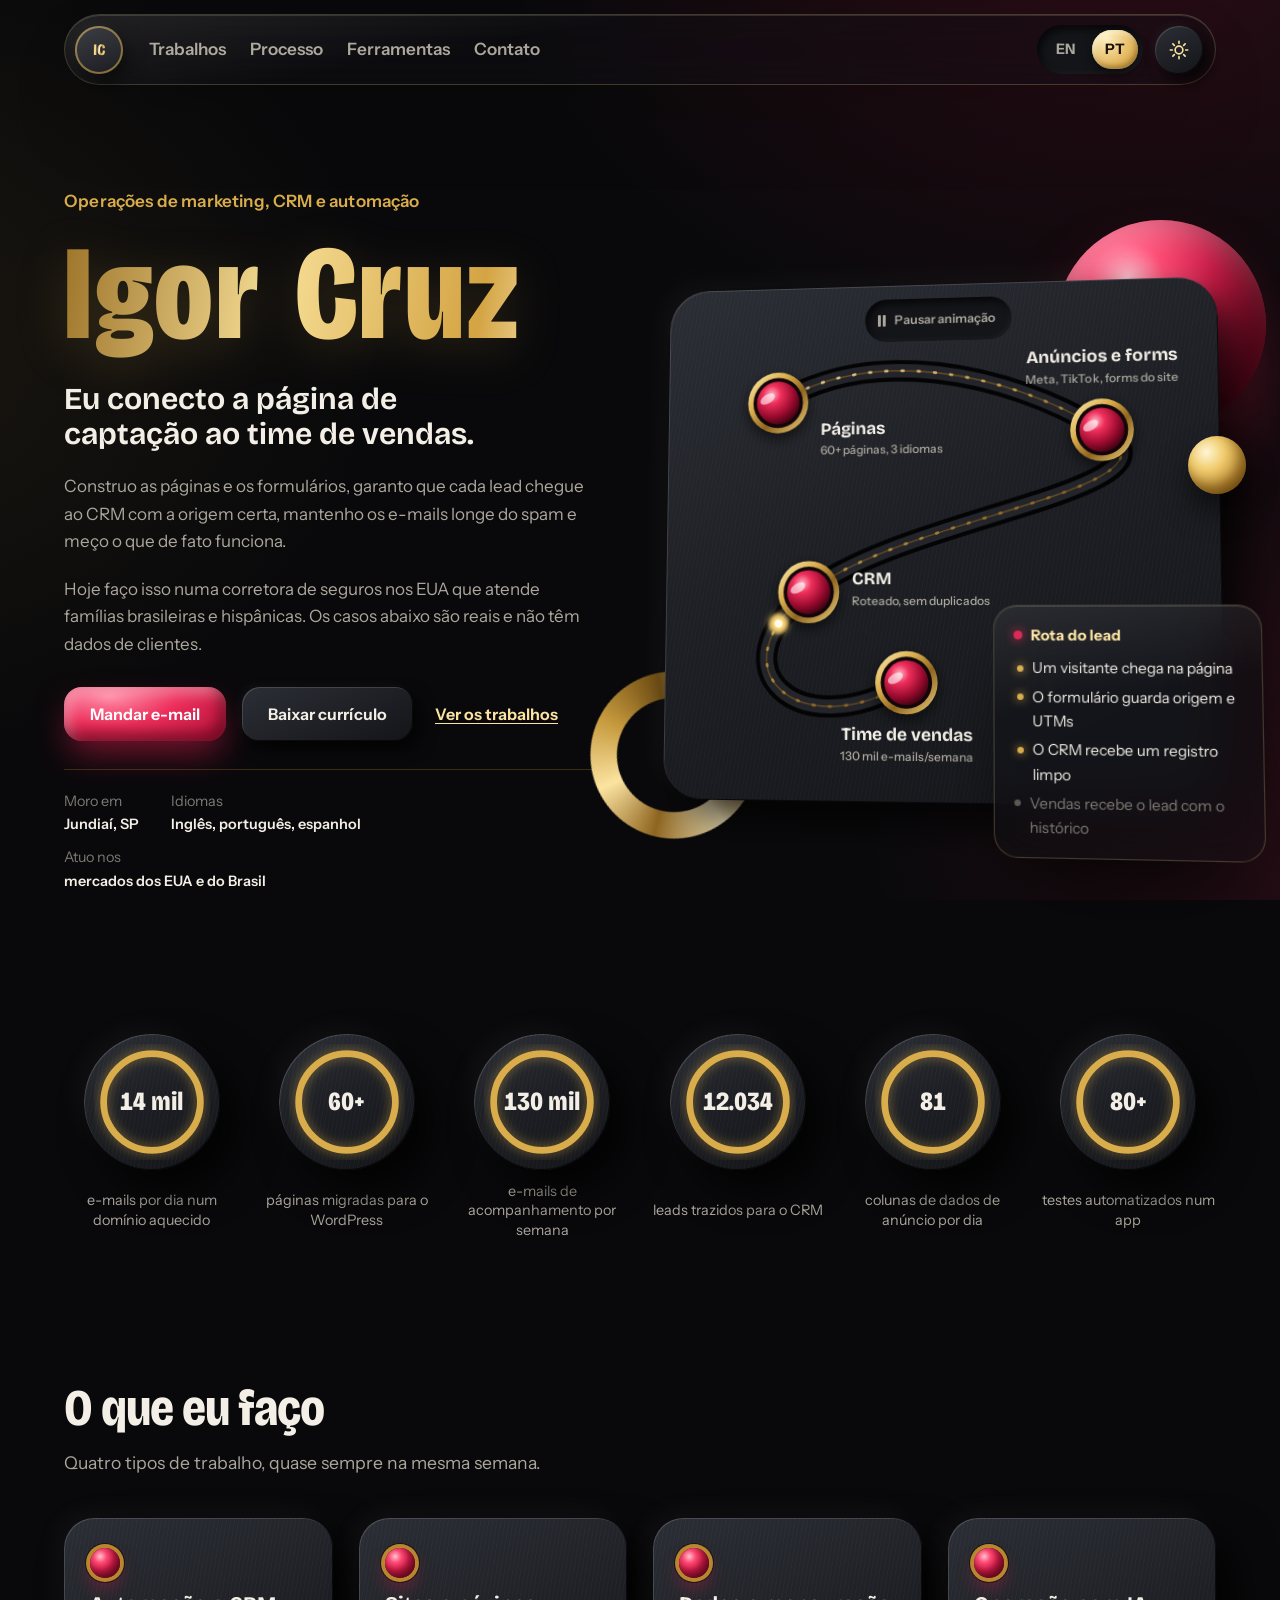
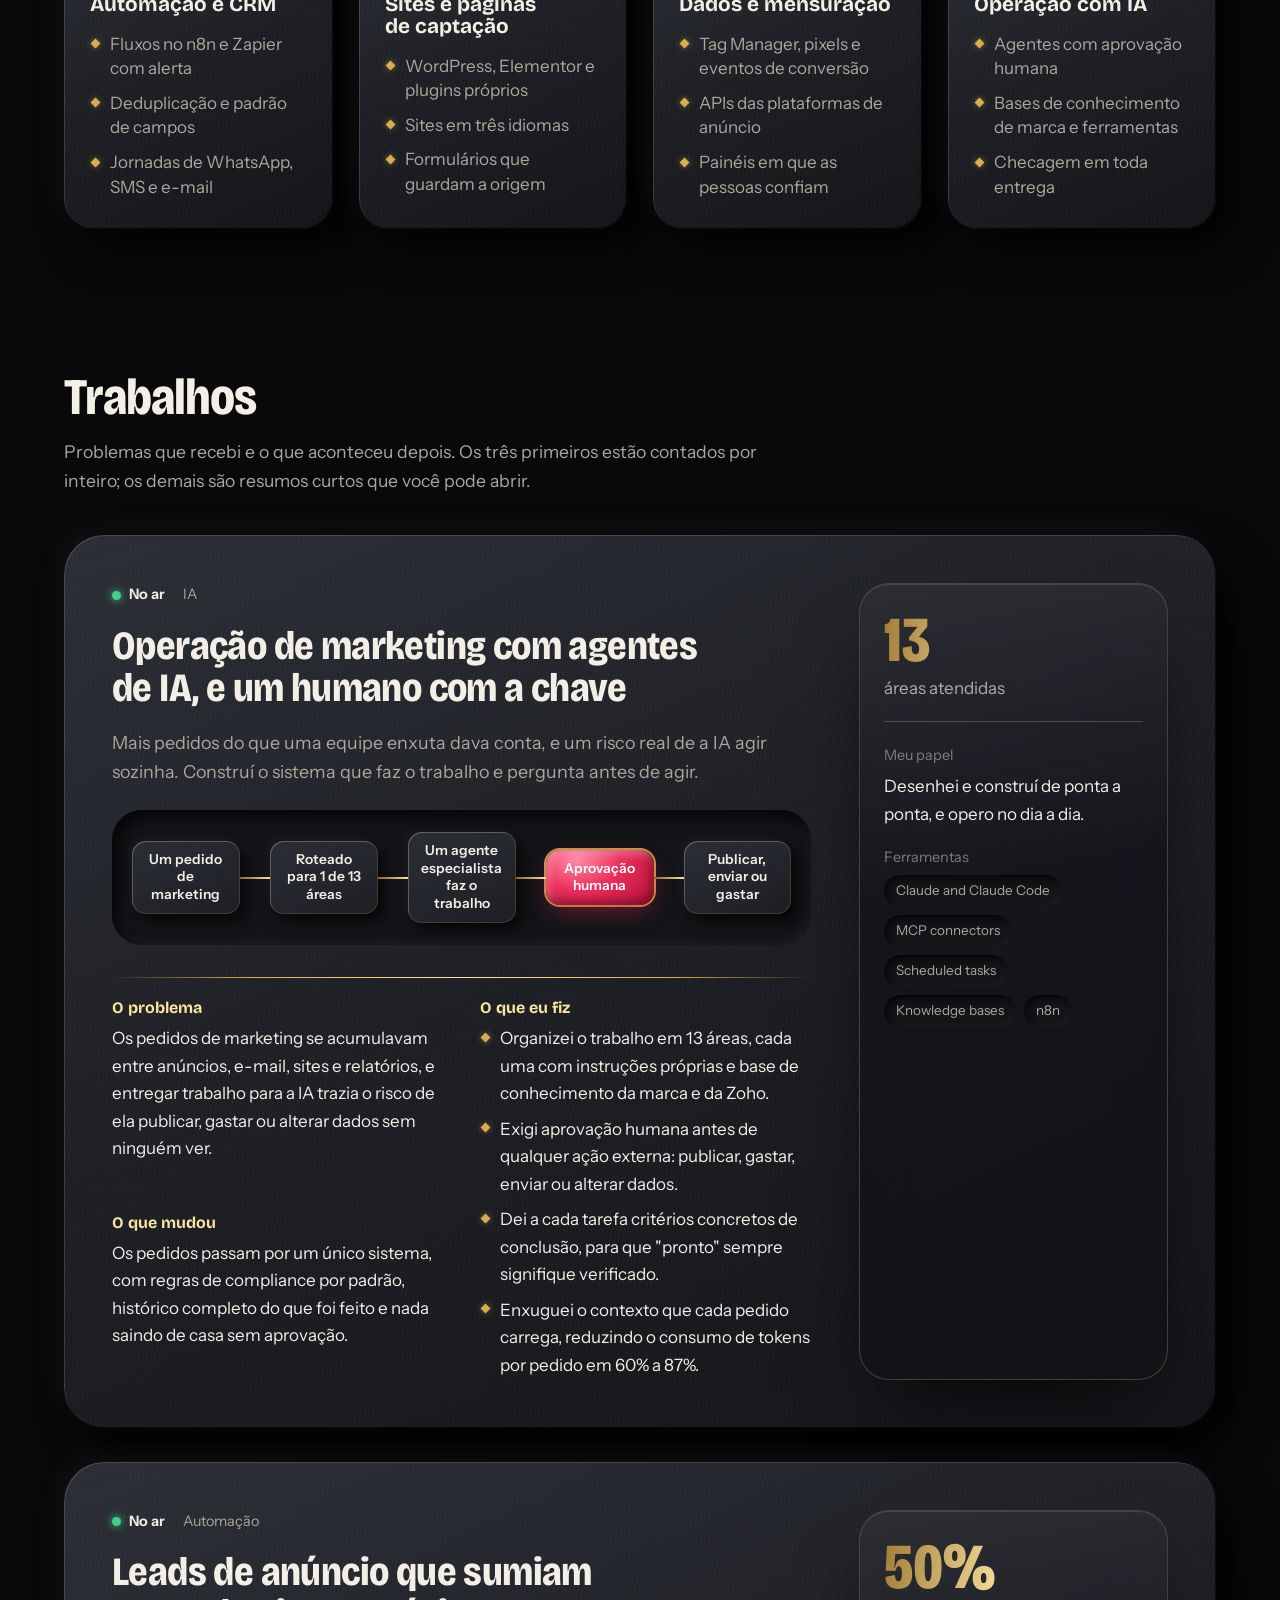
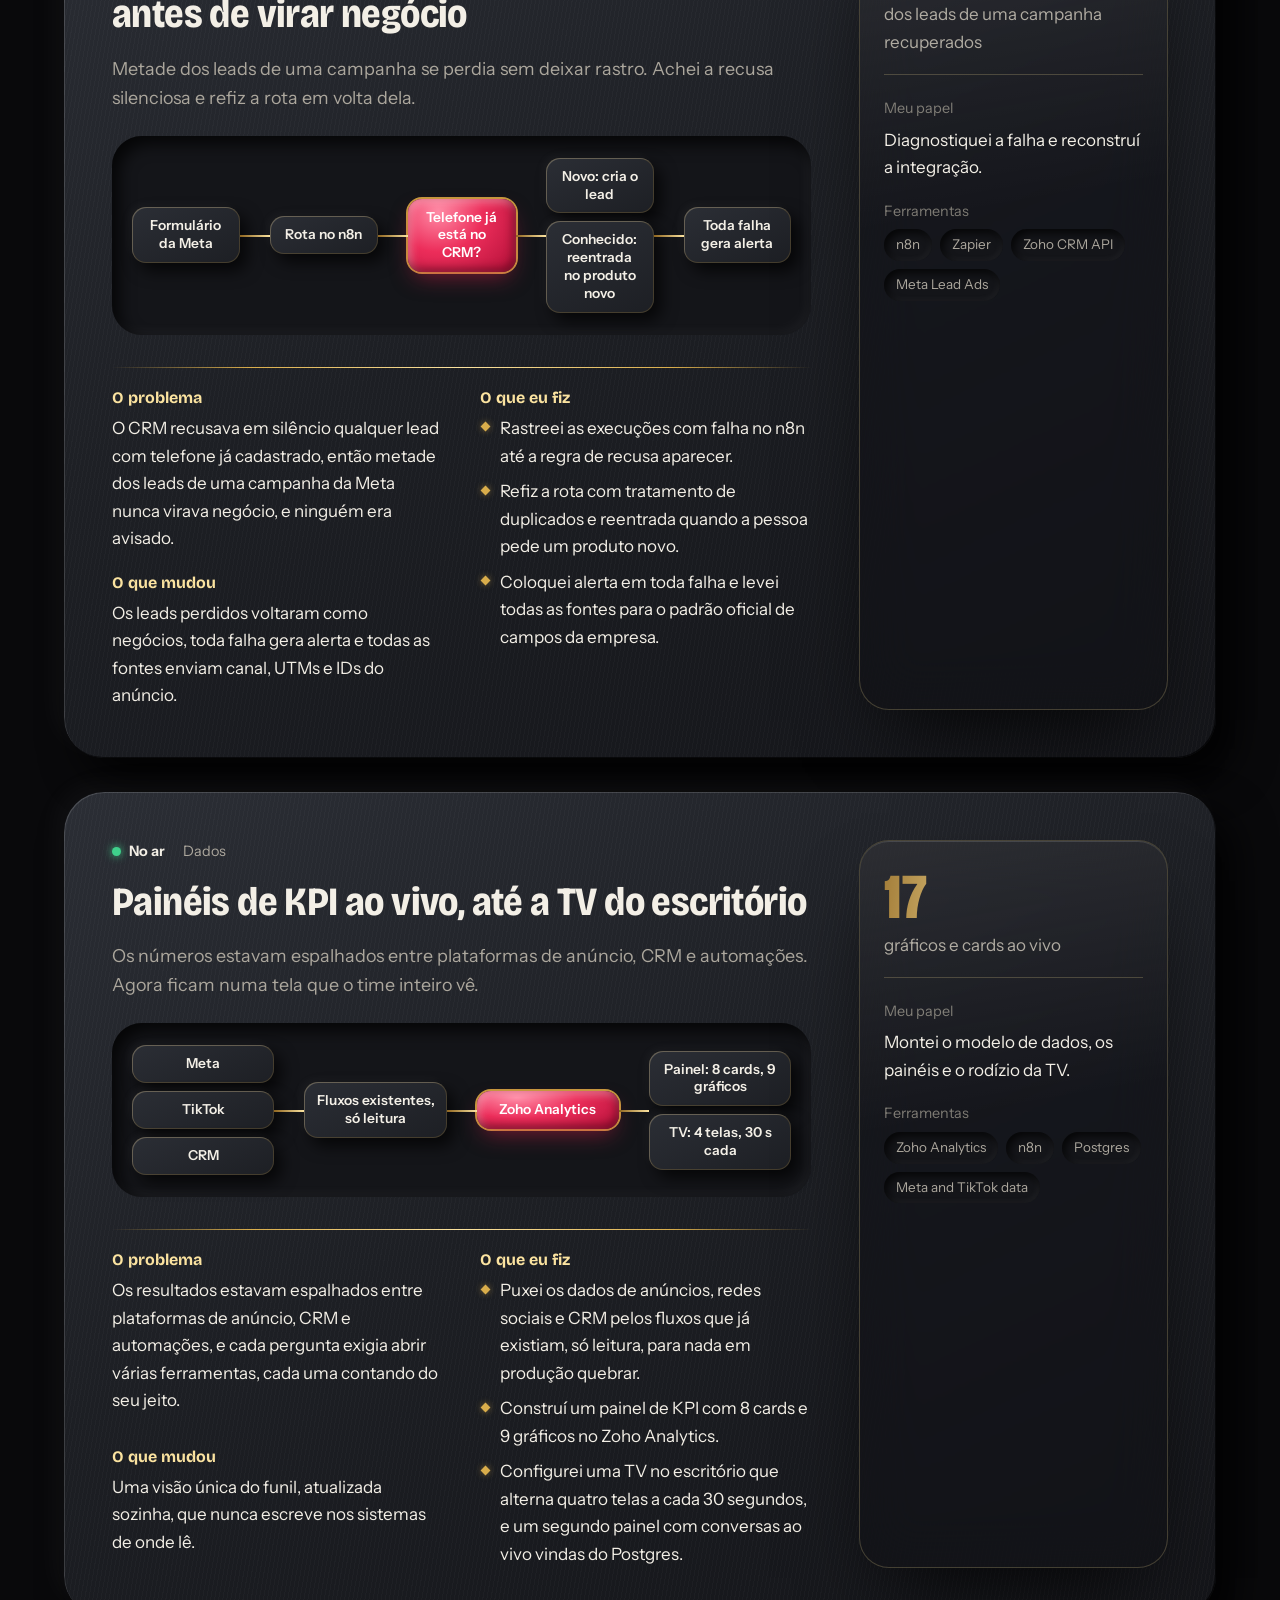
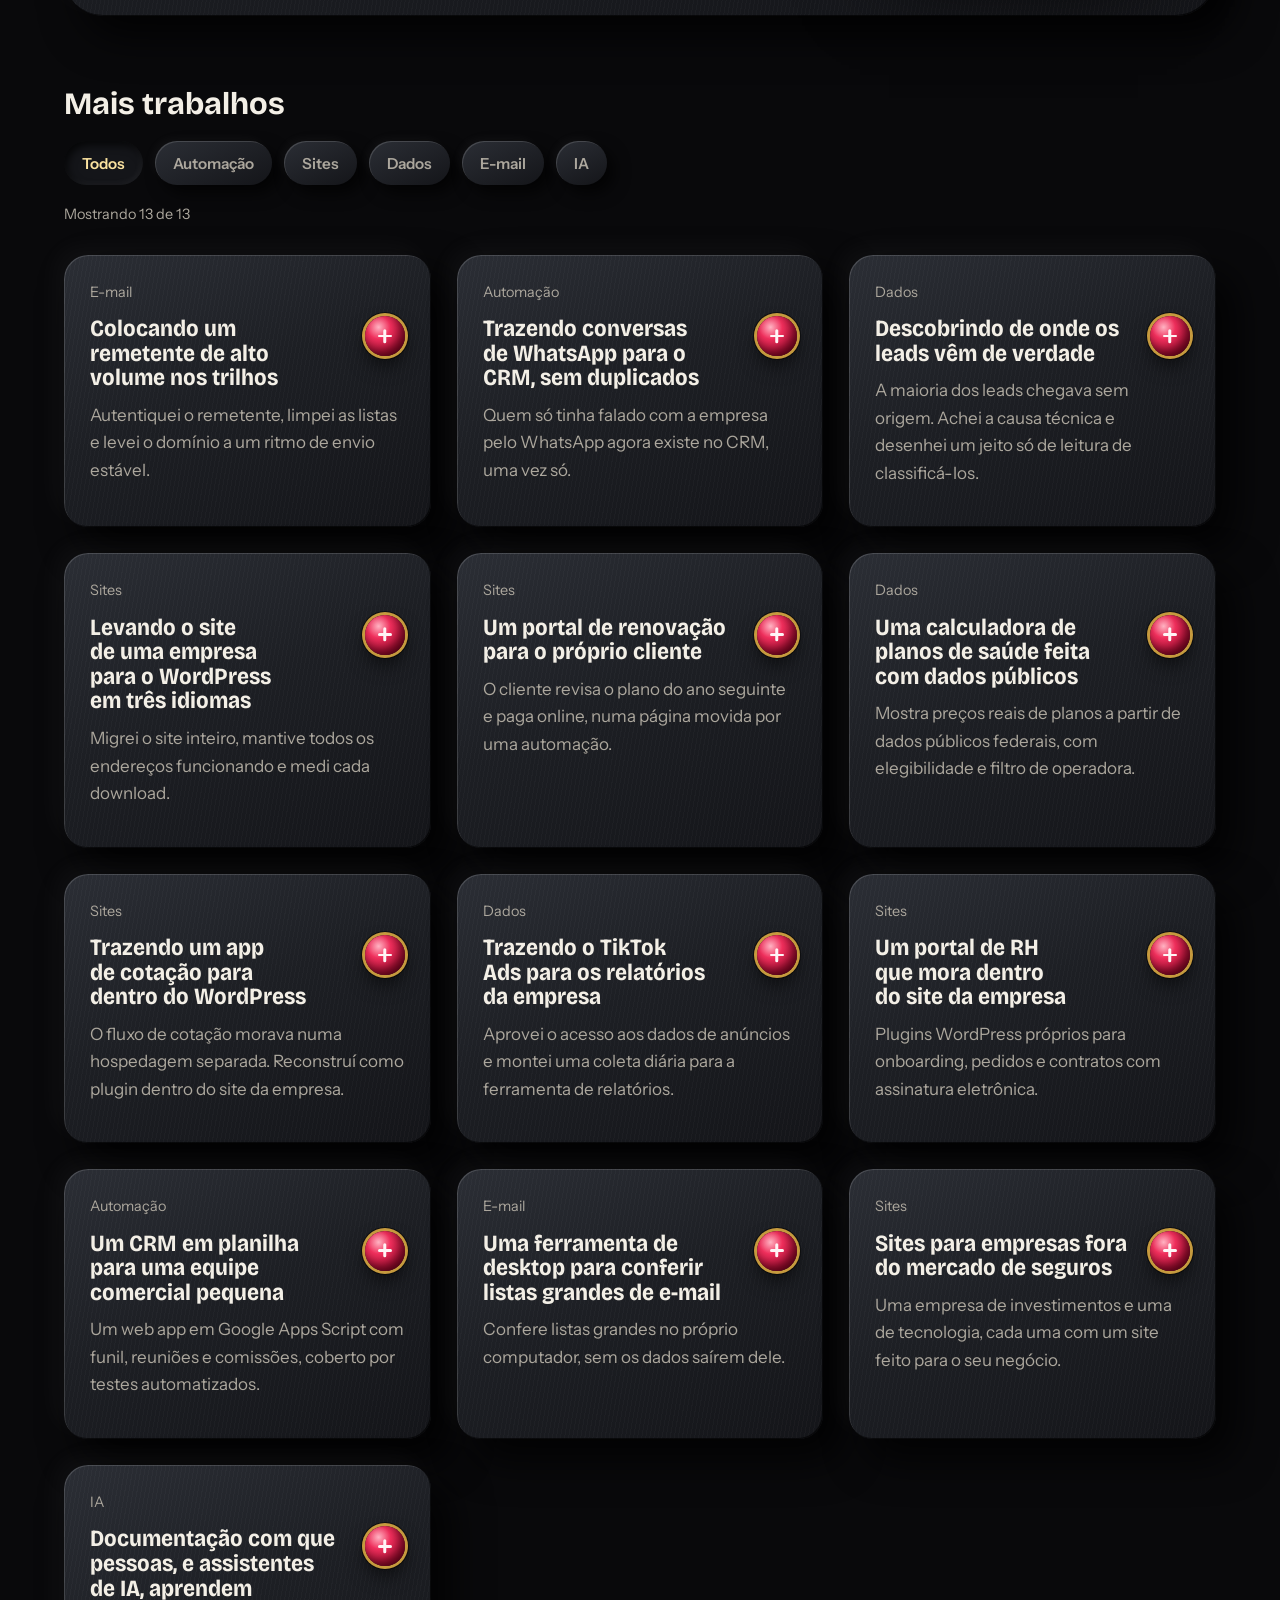
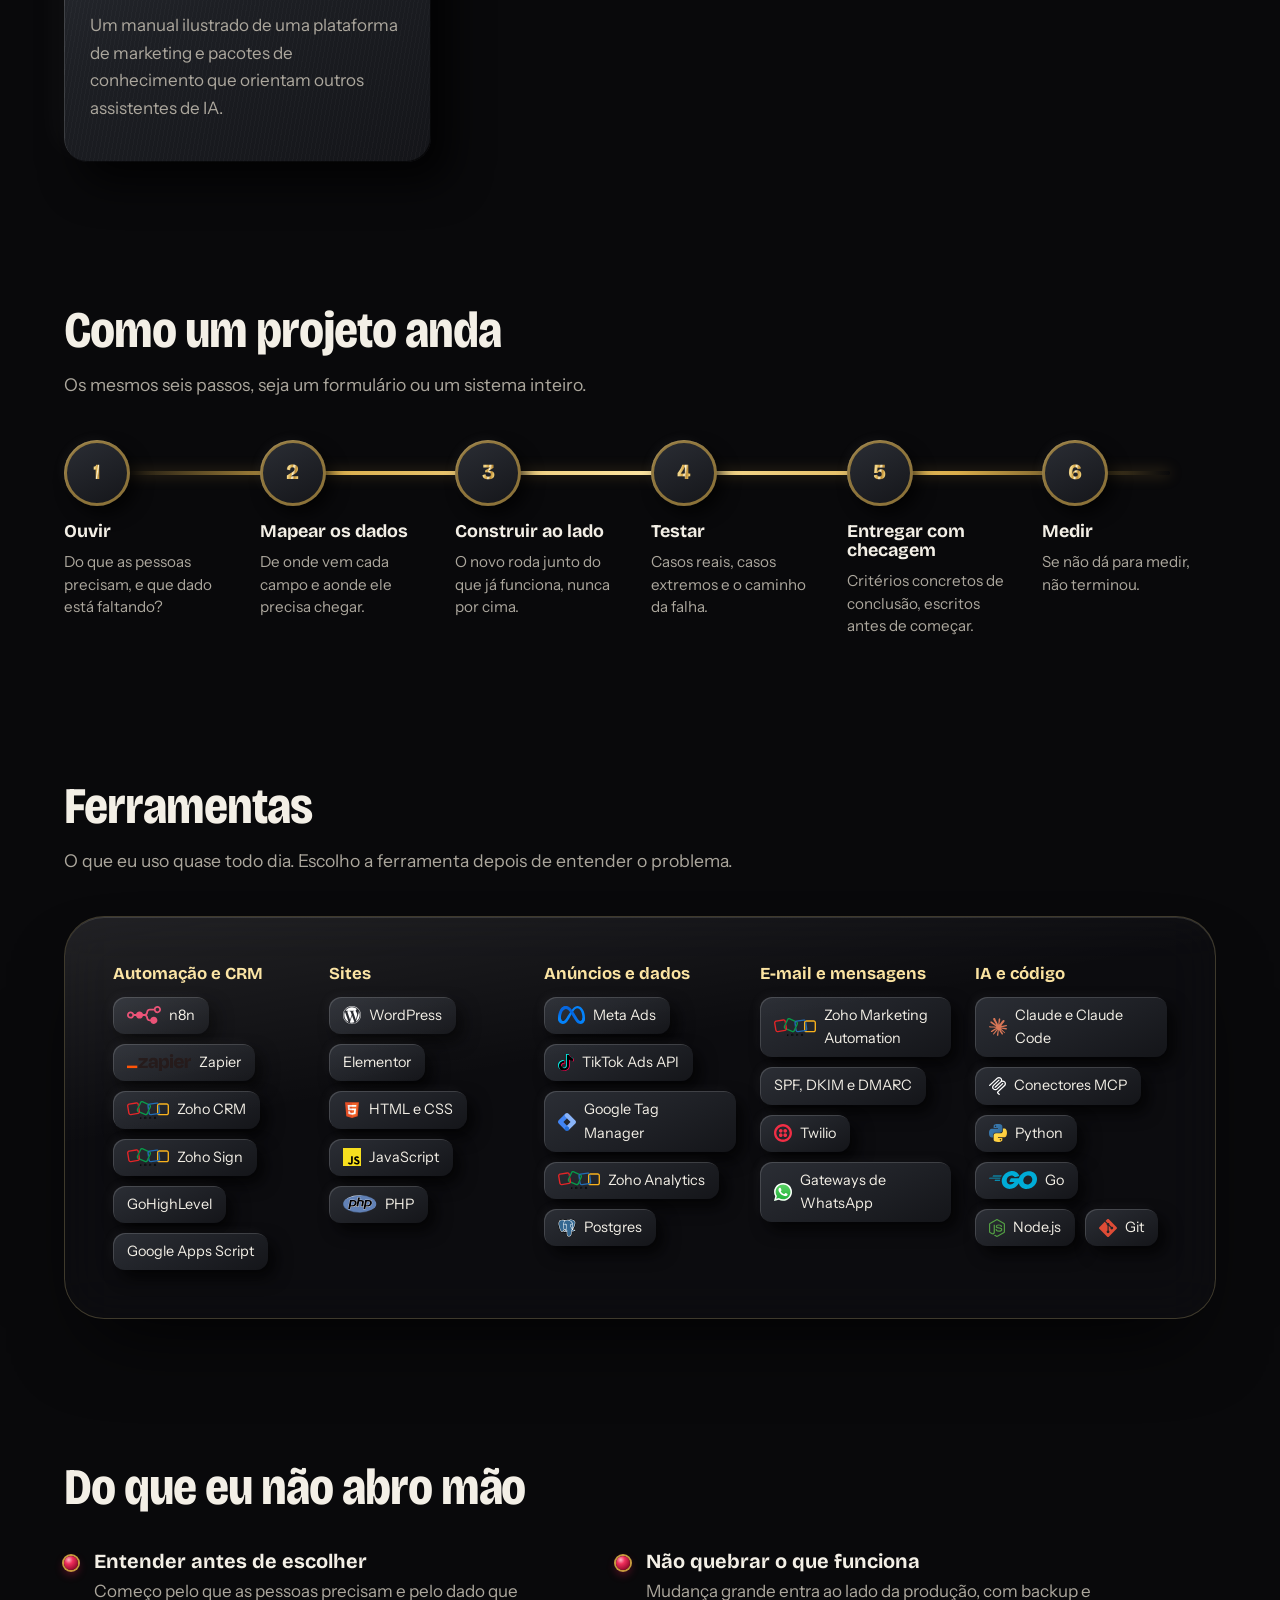
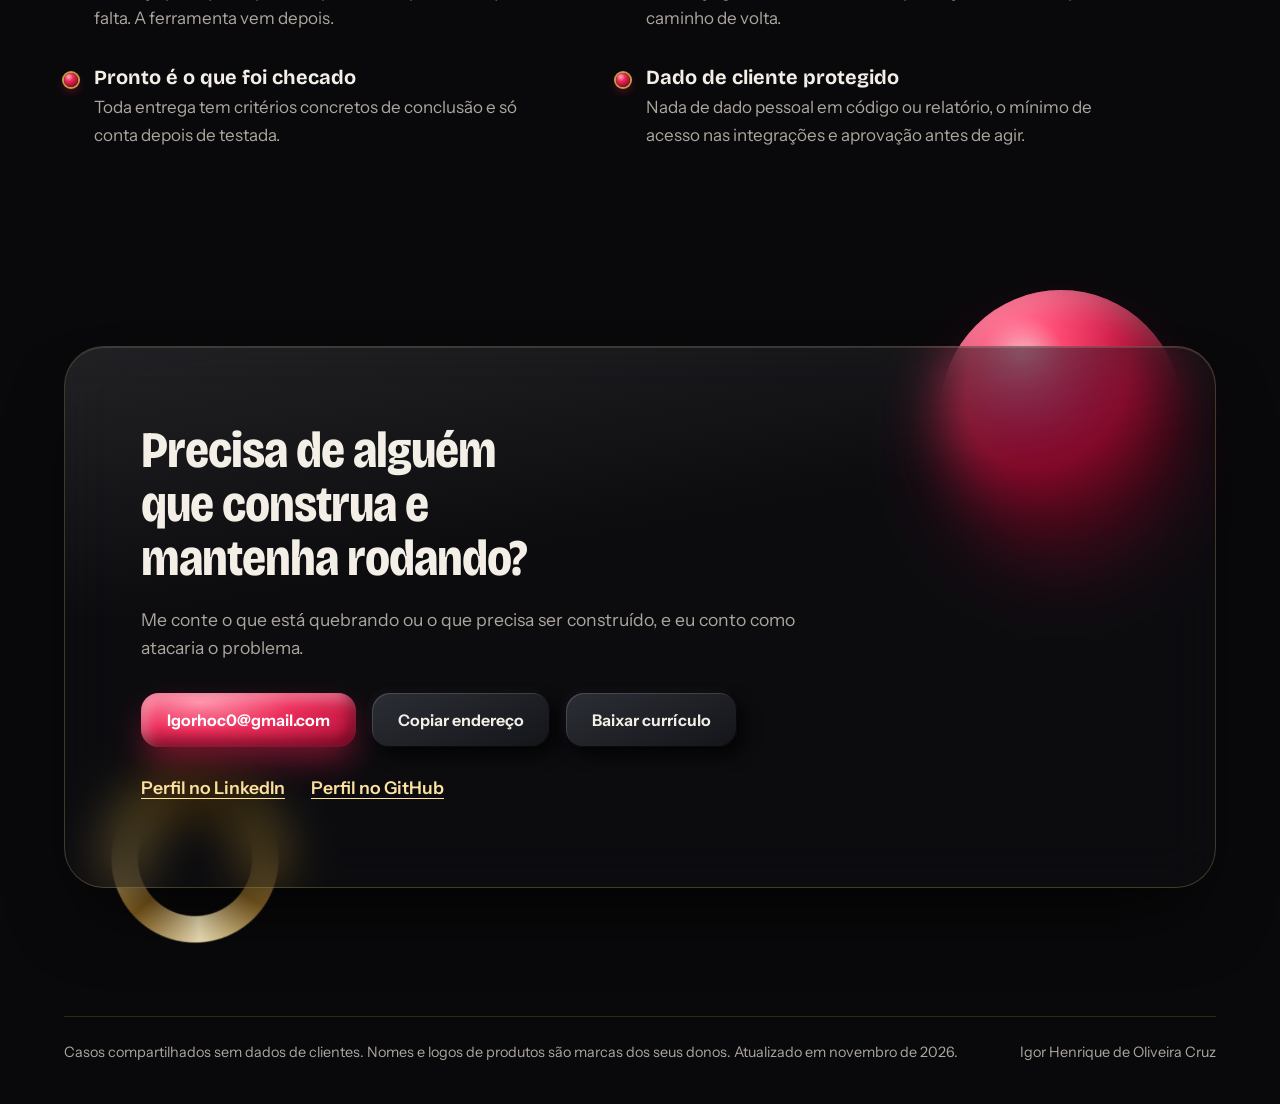
<file: pt/index.html>
<!doctype html>
<html lang="pt-BR">
<head>
<meta charset="utf-8">
<meta name="viewport" content="width=device-width, initial-scale=1, viewport-fit=cover">
<title>Igor Cruz, operações de marketing, CRM e automação</title>
<meta name="description" content="Portfólio de Igor Henrique de Oliveira Cruz: casos em CRM, automação, sites, dados e IA aplicada para times de marketing.">
<link rel="canonical" href="https://igor-hoc-cruz.github.io/pt/">
<link rel="alternate" hreflang="en" href="https://igor-hoc-cruz.github.io/">
<link rel="alternate" hreflang="pt-BR" href="https://igor-hoc-cruz.github.io/pt/">
<link rel="alternate" hreflang="x-default" href="https://igor-hoc-cruz.github.io/">
<meta property="og:type" content="profile">
<meta property="og:title" content="Igor Cruz, operações de marketing, CRM e automação">
<meta property="og:description" content="Portfólio de Igor Henrique de Oliveira Cruz: casos em CRM, automação, sites, dados e IA aplicada para times de marketing.">
<meta property="og:url" content="https://igor-hoc-cruz.github.io/pt/">
<meta property="og:locale" content="pt_BR">
<meta property="og:image" content="https://igor-hoc-cruz.github.io/assets/share.jpg">
<meta property="og:image:width" content="1200">
<meta property="og:image:height" content="630">
<meta name="twitter:card" content="summary_large_image">
<script type="application/ld+json">{"@context":"https://schema.org","@type":"Person","name":"Igor Henrique de Oliveira Cruz","jobTitle":"Operações de marketing, CRM e automação","url":"https://igor-hoc-cruz.github.io/pt/","email":"mailto:Igorhoc0@gmail.com","address":{"@type":"PostalAddress","addressLocality":"Jundiaí","addressRegion":"SP","addressCountry":"BR"},"knowsLanguage":["en","pt","es"],"sameAs":["https://github.com/igor-hoc-cruz","https://www.linkedin.com/in/igor-henrique-de-oliveira-cruz-71066921b"]}</script>
<meta name="theme-color" content="#09090b">
<link rel="icon" href="../assets/favicon.svg" type="image/svg+xml">
<link rel="preconnect" href="https://fonts.googleapis.com">
<link rel="preconnect" href="https://fonts.gstatic.com" crossorigin>
<link rel="stylesheet" href="https://fonts.googleapis.com/css2?family=Bricolage+Grotesque:opsz,wdth,wght@12..96,75..100,400..800&family=Instrument+Sans:ital,wdth,wght@0,75..100,400..700;1,75..100,400&display=swap">
<link rel="stylesheet" href="../assets/site.css">
<script>
  /* Applies the saved theme before first paint, so the page never flashes. */
  try {
    var saved = localStorage.getItem('theme');
    if (saved === 'platinum') document.documentElement.dataset.theme = 'platinum';
  } catch (e) {}
</script>
<script src="../assets/site.js" defer></script>
</head>
<body>
<a class="skip" href="#main">Pular para o conteúdo</a>
<div class="page">
<header class="top glass">
  <a class="mark" href="./" aria-label="Igor Cruz"><span>IC</span></a>
  <nav class="top-links" aria-label="Seções">
    <a href="#work">Trabalhos</a>
    <a href="#process">Processo</a>
    <a href="#toolbox">Ferramentas</a>
    <a href="#contact">Contato</a>
  </nav>
  <div class="top-controls">
    <nav class="seg" aria-label="Idioma"><a class="seg-btn" href="../" lang="en" hreflang="en">EN</a><a class="seg-btn" href="./" lang="pt-BR" hreflang="pt-BR" aria-current="page">PT</a></nav>
    <button class="switch theme-switch" type="button" aria-pressed="false" aria-label="Tema claro"><svg class="icon icon-sun" viewBox="0 0 24 24" aria-hidden="true"><circle cx="12" cy="12" r="4.2"/><path d="M12 2.5v2.2M12 19.3v2.2M2.5 12h2.2M19.3 12h2.2M5.3 5.3l1.6 1.6M17.1 17.1l1.6 1.6M5.3 18.7l1.6-1.6M17.1 6.9l1.6-1.6"/></svg><svg class="icon icon-moon" viewBox="0 0 24 24" aria-hidden="true"><path d="M20 14.5A8 8 0 0 1 9.5 4a8 8 0 1 0 10.5 10.5Z"/></svg></button>
  </div>
</header>
<main id="main">
  <section class="hero" aria-labelledby="hero-name">
    <div class="hero-text">
      <p class="kicker">Operações de marketing, CRM e automação</p>
      <h1 id="hero-name"><span class="gold-text">Igor Cruz</span></h1>
      <p class="hero-line">Eu conecto a página de captação ao time de vendas.</p>
      <p class="hero-intro">Construo as páginas e os formulários, garanto que cada lead chegue ao CRM com a origem certa, mantenho os e-mails longe do spam e meço o que de fato funciona.</p>
      <p class="hero-intro">Hoje faço isso numa corretora de seguros nos EUA que atende famílias brasileiras e hispânicas. Os casos abaixo são reais e não têm dados de clientes.</p>
      <div class="actions">
        <a class="btn btn-ruby" href="mailto:Igorhoc0@gmail.com">Mandar e-mail</a>
        <a class="btn btn-metal" href="../assets/cv/Igor_Cruz_Curriculo_PT.pdf" type="application/pdf">Baixar currículo</a>
        <a class="btn btn-quiet" href="#work">Ver os trabalhos</a>
      </div>
      <dl class="facts"><div><dt>Moro em</dt><dd>Jundiaí, SP</dd></div><div><dt>Idiomas</dt><dd>Inglês, português, espanhol</dd></div><div><dt>Atuo nos</dt><dd>mercados dos EUA e do Brasil</dd></div></dl>
    </div>

    <div class="stage stage-hero">
      <span class="obj obj-ruby" aria-hidden="true"></span>
      <span class="obj obj-ring" aria-hidden="true"></span>
      <span class="obj obj-bead" aria-hidden="true"></span>
      <figure class="console metal">
        <span class="screw s1" aria-hidden="true"></span><span class="screw s2" aria-hidden="true"></span>
        <span class="screw s3" aria-hidden="true"></span><span class="screw s4" aria-hidden="true"></span>
        <svg class="console-svg" viewBox="0 0 540 500" role="img" aria-labelledby="console-title">
      <title id="console-title">O caminho de um lead pelo trabalho que eu faço</title>
      <defs>
        <radialGradient id="ruby" cx="35%" cy="30%" r="75%">
          <stop offset="0" stop-color="#ffb3c2"/>
          <stop offset="0.28" stop-color="#ef2f5c"/>
          <stop offset="0.68" stop-color="#9c0b2f"/>
          <stop offset="1" stop-color="#3d0211"/>
        </radialGradient>
        <linearGradient id="gold" x1="0" y1="0" x2="1" y2="1">
          <stop offset="0" stop-color="#fff0b8"/>
          <stop offset="0.35" stop-color="#d9ad4b"/>
          <stop offset="0.6" stop-color="#8f6620"/>
          <stop offset="1" stop-color="#f3d27c"/>
        </linearGradient>
        <radialGradient id="pulse" cx="50%" cy="50%" r="50%">
          <stop offset="0" stop-color="#fff8dc"/>
          <stop offset="0.45" stop-color="#f6cf6a"/>
          <stop offset="1" stop-color="#f6cf6a" stop-opacity="0"/>
        </radialGradient>
        <filter id="glow" x="-50%" y="-50%" width="200%" height="200%">
          <feGaussianBlur stdDeviation="4" result="b"/>
          <feMerge><feMergeNode in="b"/><feMergeNode in="SourceGraphic"/></feMerge>
        </filter>
      </defs>

      <!-- Machined channel: dark cut, inner bevel, faint gold inlay -->
      <path class="ch-cut" d="M92 96 C196 34 344 66 448 132 C552 198 236 222 128 306 C20 390 120 474 236 404"/>
      <path class="ch-bevel" d="M92 96 C196 34 344 66 448 132 C552 198 236 222 128 306 C20 390 120 474 236 404"/>
      <path class="ch-inlay" d="M92 96 C196 34 344 66 448 132 C552 198 236 222 128 306 C20 390 120 474 236 404"/>
      <path class="ch-flow" id="route" d="M92 96 C196 34 344 66 448 132 C552 198 236 222 128 306 C20 390 120 474 236 404"/>
      
      <g class="gem" data-i="0" transform="translate(92 96)">
        <circle class="gem-bezel" r="34"/>
        <circle class="gem-seat" r="28"/>
        <circle class="gem-stone" r="24"/>
        <ellipse class="gem-shine" cx="-8" cy="-10" rx="9" ry="5" transform="rotate(-30)"/>
        <circle class="gem-glow" r="24"/>
      </g>
      <text class="gem-label" x="140" y="132" text-anchor="start">Páginas</text>
      <text class="gem-note" x="140" y="154" text-anchor="start">60+ páginas, 3 idiomas</text>
      <g class="gem" data-i="1" transform="translate(448 132)">
        <circle class="gem-bezel" r="34"/>
        <circle class="gem-seat" r="28"/>
        <circle class="gem-stone" r="24"/>
        <ellipse class="gem-shine" cx="-8" cy="-10" rx="9" ry="5" transform="rotate(-30)"/>
        <circle class="gem-glow" r="24"/>
      </g>
      <text class="gem-label" x="448" y="58" text-anchor="middle">Anúncios e forms</text>
      <text class="gem-note" x="448" y="80" text-anchor="middle">Meta, TikTok, forms do site</text>
      <g class="gem" data-i="2" transform="translate(128 306)">
        <circle class="gem-bezel" r="34"/>
        <circle class="gem-seat" r="28"/>
        <circle class="gem-stone" r="24"/>
        <ellipse class="gem-shine" cx="-8" cy="-10" rx="9" ry="5" transform="rotate(-30)"/>
        <circle class="gem-glow" r="24"/>
      </g>
      <text class="gem-label" x="176" y="298" text-anchor="start">CRM</text>
      <text class="gem-note" x="176" y="320" text-anchor="start">Roteado, sem duplicados</text>
      <g class="gem" data-i="3" transform="translate(236 404)">
        <circle class="gem-bezel" r="34"/>
        <circle class="gem-seat" r="28"/>
        <circle class="gem-stone" r="24"/>
        <ellipse class="gem-shine" cx="-8" cy="-10" rx="9" ry="5" transform="rotate(-30)"/>
        <circle class="gem-glow" r="24"/>
      </g>
      <text class="gem-label" x="236" y="466" text-anchor="middle">Time de vendas</text>
      <text class="gem-note" x="236" y="488" text-anchor="middle">130 mil e-mails/semana</text>

      <!-- The lead: a gold pulse with a short comet tail -->
      <g class="pulse" filter="url(#glow)">
        <circle r="13" fill="url(#pulse)"/>
        <circle r="4.5" fill="#fffbe8"/>
        <animateMotion id="pulse-motion" dur="5.2s" repeatCount="indefinite" rotate="auto" calcMode="linear" keyPoints="0;0.31;0.65;1;1" keyTimes="0;0.28;0.56;0.84;1">
          <mpath href="#route"/>
        </animateMotion>
      </g>
    </svg>
        <ol class="sr-only"><li>Páginas: 60+ páginas, 3 idiomas</li><li>Anúncios e forms: Meta, TikTok, forms do site</li><li>CRM: Roteado, sem duplicados</li><li>Time de vendas: 130 mil e-mails/semana</li></ol>
        <button class="motion-toggle" type="button" aria-pressed="false" data-pause="Pausar animação" data-play="Retomar animação">
          <span class="mt-icon" aria-hidden="true"></span><span class="mt-label">Pausar animação</span>
        </button>
        <div class="hud glass" aria-hidden="true">
          <p class="hud-title"><span class="hud-dot"></span>Rota do lead</p>
          <ol class="hud-steps"><li data-i="0">Um visitante chega na página</li><li data-i="1">O formulário guarda origem e UTMs</li><li data-i="2">O CRM recebe um registro limpo</li><li data-i="3">Vendas recebe o lead com o histórico</li></ol>
        </div>
      </figure>
    </div>
  </section>
  <section class="gauges" aria-labelledby="gauges-title">
    <h2 id="gauges-title" class="sr-only">O trabalho em números</h2>
    <ul class="gauge-row">
      <li class="gauge">
        <span class="dial metal" aria-hidden="true">
          <svg viewBox="0 0 120 120"><circle class="dial-track" cx="60" cy="60" r="50"/><circle class="dial-arc" cx="60" cy="60" r="50"/></svg>
        </span>
        <strong class="gauge-value" data-value="14 mil">14 mil</strong>
        <span class="gauge-label">e-mails por dia num domínio aquecido</span>
      </li>
      <li class="gauge">
        <span class="dial metal" aria-hidden="true">
          <svg viewBox="0 0 120 120"><circle class="dial-track" cx="60" cy="60" r="50"/><circle class="dial-arc" cx="60" cy="60" r="50"/></svg>
        </span>
        <strong class="gauge-value" data-value="60+">60+</strong>
        <span class="gauge-label">páginas migradas para o WordPress</span>
      </li>
      <li class="gauge">
        <span class="dial metal" aria-hidden="true">
          <svg viewBox="0 0 120 120"><circle class="dial-track" cx="60" cy="60" r="50"/><circle class="dial-arc" cx="60" cy="60" r="50"/></svg>
        </span>
        <strong class="gauge-value" data-value="130 mil">130 mil</strong>
        <span class="gauge-label">e-mails de acompanhamento por semana</span>
      </li>
      <li class="gauge">
        <span class="dial metal" aria-hidden="true">
          <svg viewBox="0 0 120 120"><circle class="dial-track" cx="60" cy="60" r="50"/><circle class="dial-arc" cx="60" cy="60" r="50"/></svg>
        </span>
        <strong class="gauge-value" data-value="12.034">12.034</strong>
        <span class="gauge-label">leads trazidos para o CRM</span>
      </li>
      <li class="gauge">
        <span class="dial metal" aria-hidden="true">
          <svg viewBox="0 0 120 120"><circle class="dial-track" cx="60" cy="60" r="50"/><circle class="dial-arc" cx="60" cy="60" r="50"/></svg>
        </span>
        <strong class="gauge-value" data-value="81">81</strong>
        <span class="gauge-label">colunas de dados de anúncio por dia</span>
      </li>
      <li class="gauge">
        <span class="dial metal" aria-hidden="true">
          <svg viewBox="0 0 120 120"><circle class="dial-track" cx="60" cy="60" r="50"/><circle class="dial-arc" cx="60" cy="60" r="50"/></svg>
        </span>
        <strong class="gauge-value" data-value="80+">80+</strong>
        <span class="gauge-label">testes automatizados num app</span>
      </li>
    </ul>
  </section>
  <section class="capabilities" aria-labelledby="cap-title">
    <div class="section-head">
      <h2 id="cap-title">O que eu faço</h2>
      <p>Quatro tipos de trabalho, quase sempre na mesma semana.</p>
    </div>
    <ul class="modules">
      <li class="module metal spot">
        <span class="module-gem" aria-hidden="true"></span>
        <h3>Automação e CRM</h3>
        <ul><li>Fluxos no n8n e Zapier com alerta</li><li>Deduplicação e padrão de campos</li><li>Jornadas de WhatsApp, SMS e e-mail</li></ul>
      </li>
      <li class="module metal spot">
        <span class="module-gem" aria-hidden="true"></span>
        <h3>Sites e páginas de captação</h3>
        <ul><li>WordPress, Elementor e plugins próprios</li><li>Sites em três idiomas</li><li>Formulários que guardam a origem</li></ul>
      </li>
      <li class="module metal spot">
        <span class="module-gem" aria-hidden="true"></span>
        <h3>Dados e mensuração</h3>
        <ul><li>Tag Manager, pixels e eventos de conversão</li><li>APIs das plataformas de anúncio</li><li>Painéis em que as pessoas confiam</li></ul>
      </li>
      <li class="module metal spot">
        <span class="module-gem" aria-hidden="true"></span>
        <h3>Operação com IA</h3>
        <ul><li>Agentes com aprovação humana</li><li>Bases de conhecimento de marca e ferramentas</li><li>Checagem em toda entrega</li></ul>
      </li>
    </ul>
  </section>
  <section class="work" id="work" aria-labelledby="work-title">
    <div class="section-head">
      <h2 id="work-title">Trabalhos</h2>
      <p>Problemas que recebi e o que aconteceu depois. Os três primeiros estão contados por inteiro; os demais são resumos curtos que você pode abrir.</p>
    </div>
    <div class="features" aria-label="Em detalhe">
    <article class="feature metal spot" id="case-ai-agents" data-tag="ai">
      <div class="feature-main">
        <div class="case-meta"><span class="status" data-status="live"><span class="led" aria-hidden="true"></span>No ar</span><span class="case-tag">IA</span></div>
        <h3 class="feature-title">Operação de marketing com agentes de IA, e um humano com a chave</h3>
        <p class="feature-summary">Mais pedidos do que uma equipe enxuta dava conta, e um risco real de a IA agir sozinha. Construí o sistema que faz o trabalho e pergunta antes de agir.</p>
        <ol class="flowline" aria-label="Como funciona">
          <li class="stage" style="--i:0"><span class="fnode">Um pedido de marketing</span></li>
          <li class="stage" style="--i:1"><span class="fnode">Roteado para 1 de 13 áreas</span></li>
          <li class="stage" style="--i:2"><span class="fnode">Um agente especialista faz o trabalho</span></li>
          <li class="stage is-gate" style="--i:3"><span class="fnode">Aprovação humana</span></li>
          <li class="stage" style="--i:4"><span class="fnode">Publicar, enviar ou gastar</span></li>
        </ol>
        <div class="feature-story">
          <section><h4>O problema</h4><p>Os pedidos de marketing se acumulavam entre anúncios, e-mail, sites e relatórios, e entregar trabalho para a IA trazia o risco de ela publicar, gastar ou alterar dados sem ninguém ver.</p></section>
          <section><h4>O que eu fiz</h4><ul class="did"><li>Organizei o trabalho em 13 áreas, cada uma com instruções próprias e base de conhecimento da marca e da Zoho.</li><li>Exigi aprovação humana antes de qualquer ação externa: publicar, gastar, enviar ou alterar dados.</li><li>Dei a cada tarefa critérios concretos de conclusão, para que &quot;pronto&quot; sempre signifique verificado.</li><li>Enxuguei o contexto que cada pedido carrega, reduzindo o consumo de tokens por pedido em 60% a 87%.</li></ul></section>
          <section><h4>O que mudou</h4><p>Os pedidos passam por um único sistema, com regras de compliance por padrão, histórico completo do que foi feito e nada saindo de casa sem aprovação.</p></section>
        </div>
      </div>
      <aside class="spec glass">
        <p class="spec-metric"><strong class="gold-text">13</strong><span>áreas atendidas</span></p>
        <dl>
          <div><dt>Meu papel</dt><dd>Desenhei e construí de ponta a ponta, e opero no dia a dia.</dd></div>
          <div><dt>Ferramentas</dt><dd><ul class="chips"><li>Claude and Claude Code</li><li>MCP connectors</li><li>Scheduled tasks</li><li>Knowledge bases</li><li>n8n</li></ul></dd></div>
        </dl>
      </aside>
    </article>
    <article class="feature metal spot" id="case-lost-leads" data-tag="automation">
      <div class="feature-main">
        <div class="case-meta"><span class="status" data-status="live"><span class="led" aria-hidden="true"></span>No ar</span><span class="case-tag">Automação</span></div>
        <h3 class="feature-title">Leads de anúncio que sumiam antes de virar negócio</h3>
        <p class="feature-summary">Metade dos leads de uma campanha se perdia sem deixar rastro. Achei a recusa silenciosa e refiz a rota em volta dela.</p>
        <ol class="flowline" aria-label="Como funciona">
          <li class="stage" style="--i:0"><span class="fnode">Formulário da Meta</span></li>
          <li class="stage" style="--i:1"><span class="fnode">Rota no n8n</span></li>
          <li class="stage is-gate" style="--i:2"><span class="fnode">Telefone já está no CRM?</span></li>
          <li class="stage" style="--i:3"><span class="fnode">Novo: cria o lead</span><span class="fnode">Conhecido: reentrada no produto novo</span></li>
          <li class="stage" style="--i:4"><span class="fnode">Toda falha gera alerta</span></li>
        </ol>
        <div class="feature-story">
          <section><h4>O problema</h4><p>O CRM recusava em silêncio qualquer lead com telefone já cadastrado, então metade dos leads de uma campanha da Meta nunca virava negócio, e ninguém era avisado.</p></section>
          <section><h4>O que eu fiz</h4><ul class="did"><li>Rastreei as execuções com falha no n8n até a regra de recusa aparecer.</li><li>Refiz a rota com tratamento de duplicados e reentrada quando a pessoa pede um produto novo.</li><li>Coloquei alerta em toda falha e levei todas as fontes para o padrão oficial de campos da empresa.</li></ul></section>
          <section><h4>O que mudou</h4><p>Os leads perdidos voltaram como negócios, toda falha gera alerta e todas as fontes enviam canal, UTMs e IDs do anúncio.</p></section>
        </div>
      </div>
      <aside class="spec glass">
        <p class="spec-metric"><strong class="gold-text">50%</strong><span>dos leads de uma campanha recuperados</span></p>
        <dl>
          <div><dt>Meu papel</dt><dd>Diagnostiquei a falha e reconstruí a integração.</dd></div>
          <div><dt>Ferramentas</dt><dd><ul class="chips"><li>n8n</li><li>Zapier</li><li>Zoho CRM API</li><li>Meta Lead Ads</li></ul></dd></div>
        </dl>
      </aside>
    </article>
    <article class="feature metal spot" id="case-kpi-dashboards" data-tag="data">
      <div class="feature-main">
        <div class="case-meta"><span class="status" data-status="live"><span class="led" aria-hidden="true"></span>No ar</span><span class="case-tag">Dados</span></div>
        <h3 class="feature-title">Painéis de KPI ao vivo, até a TV do escritório</h3>
        <p class="feature-summary">Os números estavam espalhados entre plataformas de anúncio, CRM e automações. Agora ficam numa tela que o time inteiro vê.</p>
        <ol class="flowline" aria-label="Como funciona">
          <li class="stage" style="--i:0"><span class="fnode">Meta</span><span class="fnode">TikTok</span><span class="fnode">CRM</span></li>
          <li class="stage" style="--i:1"><span class="fnode">Fluxos existentes, só leitura</span></li>
          <li class="stage is-gate" style="--i:2"><span class="fnode">Zoho Analytics</span></li>
          <li class="stage" style="--i:3"><span class="fnode">Painel: 8 cards, 9 gráficos</span><span class="fnode">TV: 4 telas, 30 s cada</span></li>
        </ol>
        <div class="feature-story">
          <section><h4>O problema</h4><p>Os resultados estavam espalhados entre plataformas de anúncio, CRM e automações, e cada pergunta exigia abrir várias ferramentas, cada uma contando do seu jeito.</p></section>
          <section><h4>O que eu fiz</h4><ul class="did"><li>Puxei os dados de anúncios, redes sociais e CRM pelos fluxos que já existiam, só leitura, para nada em produção quebrar.</li><li>Construí um painel de KPI com 8 cards e 9 gráficos no Zoho Analytics.</li><li>Configurei uma TV no escritório que alterna quatro telas a cada 30 segundos, e um segundo painel com conversas ao vivo vindas do Postgres.</li></ul></section>
          <section><h4>O que mudou</h4><p>Uma visão única do funil, atualizada sozinha, que nunca escreve nos sistemas de onde lê.</p></section>
        </div>
      </div>
      <aside class="spec glass">
        <p class="spec-metric"><strong class="gold-text">17</strong><span>gráficos e cards ao vivo</span></p>
        <dl>
          <div><dt>Meu papel</dt><dd>Montei o modelo de dados, os painéis e o rodízio da TV.</dd></div>
          <div><dt>Ferramentas</dt><dd><ul class="chips"><li>Zoho Analytics</li><li>n8n</li><li>Postgres</li><li>Meta and TikTok data</li></ul></dd></div>
        </dl>
      </aside>
    </article>
    </div>

    <h3 class="more-title">Mais trabalhos</h3>
    <div class="filters" role="group" aria-label="Filtrar os casos">
      <button class="chip-switch" type="button" data-filter="all" aria-pressed="true">Todos</button>
      <button class="chip-switch" type="button" data-filter="automation" aria-pressed="false">Automação</button>
      <button class="chip-switch" type="button" data-filter="web" aria-pressed="false">Sites</button>
      <button class="chip-switch" type="button" data-filter="data" aria-pressed="false">Dados</button>
      <button class="chip-switch" type="button" data-filter="email" aria-pressed="false">E-mail</button>
      <button class="chip-switch" type="button" data-filter="ai" aria-pressed="false">IA</button>
    </div>
    <p class="showing" aria-live="polite" data-template="Mostrando {n} de {total}"></p>
    <div class="cases">
    <article class="case metal spot" id="case-deliverability" data-tag="email">
      <div class="case-meta"><span class="case-tag">E-mail</span></div>
      <h3 class="case-title">
        <button class="case-toggle" type="button" aria-expanded="true" aria-controls="case-deliverability-body" data-open="Abrir caso" data-close="Fechar caso">
          <span class="case-title-text">Colocando um remetente de alto volume nos trilhos</span>
          <span class="case-knob" aria-hidden="true"></span>
        </button>
      </h3>
      <p class="case-summary">Autentiquei o remetente, limpei as listas e levei o domínio a um ritmo de envio estável.</p>
      <div class="case-body" id="case-deliverability-body">
        <div class="case-body-inner">
          <div class="story">
            <section><h4>O problema</h4><p>Muito e-mail saindo, rejeição alta e um domínio com configurações de DNS trabalhando contra ele.</p></section>
            <section><h4>O que eu fiz</h4><ul class="did"><li>Revisei e corrigi a autenticação de e-mail do domínio.</li><li>Criei um caminho de retorno dedicado.</li><li>Tirei das listas os endereços inválidos e os domínios problemáticos.</li></ul></section>
            <section><h4>O que mudou</h4><p>O remetente passa nas checagens padrão de autenticação e envia num volume estável e saudável.</p></section>
          </div>
          <ul class="chips" aria-label="Ferramentas"><li>GoHighLevel</li><li>Zoho Marketing Automation</li><li>Cloudflare DNS</li><li>SPF, DKIM and DMARC</li></ul>
        </div>
      </div>
    </article>
    <article class="case metal spot" id="case-whatsapp-import" data-tag="automation">
      <div class="case-meta"><span class="case-tag">Automação</span></div>
      <h3 class="case-title">
        <button class="case-toggle" type="button" aria-expanded="true" aria-controls="case-whatsapp-import-body" data-open="Abrir caso" data-close="Fechar caso">
          <span class="case-title-text">Trazendo conversas de WhatsApp para o CRM, sem duplicados</span>
          <span class="case-knob" aria-hidden="true"></span>
        </button>
      </h3>
      <p class="case-summary">Quem só tinha falado com a empresa pelo WhatsApp agora existe no CRM, uma vez só.</p>
      <div class="case-body" id="case-whatsapp-import-body">
        <div class="case-body-inner">
          <div class="story">
            <section><h4>O problema</h4><p>Muitos contatos viviam só dentro do WhatsApp, e o time comercial não conseguia acompanhar nem medir.</p></section>
            <section><h4>O que eu fiz</h4><ul class="did"><li>Construí uma automação que lê os contatos do gateway de WhatsApp e confere cada número no CRM antes.</li><li>Criei os leads novos com idioma e uma tag de lote, para toda importação ser rastreável.</li><li>Rodei cada idioma separado e desliguei o fluxo ao terminar.</li></ul></section>
            <section><h4>O que mudou</h4><p>Leads novos no CRM para acompanhamento, e os contatos existentes preservados.</p></section>
          </div>
          <ul class="chips" aria-label="Ferramentas"><li>n8n</li><li>WhatsApp gateway</li><li>Zoho CRM API</li></ul>
        </div>
      </div>
    </article>
    <article class="case metal spot" id="case-lead-source" data-tag="data">
      <div class="case-meta"><span class="case-tag">Dados</span></div>
      <h3 class="case-title">
        <button class="case-toggle" type="button" aria-expanded="true" aria-controls="case-lead-source-body" data-open="Abrir caso" data-close="Fechar caso">
          <span class="case-title-text">Descobrindo de onde os leads vêm de verdade</span>
          <span class="case-knob" aria-hidden="true"></span>
        </button>
      </h3>
      <p class="case-summary">A maioria dos leads chegava sem origem. Achei a causa técnica e desenhei um jeito só de leitura de classificá-los.</p>
      <div class="case-body" id="case-lead-source-body">
        <div class="case-body-inner">
          <div class="story">
            <section><h4>O problema</h4><p>Sem origem registrada, ninguém sabia quanto cada canal custava de verdade.</p></section>
            <section><h4>O que eu fiz</h4><ul class="did"><li>Rastreei a causa até um formulário incorporado de um jeito que escondia as tags de campanha da página.</li><li>Desenhei um fluxo separado, só de leitura, que classifica o canal de cada lead.</li><li>Cobri as regras de classificação com testes automatizados.</li></ul></section>
            <section><h4>O que mudou</h4><p>Um jeito testado de classificar canais, construído sem mexer em nada de produção.</p></section>
          </div>
          <ul class="chips" aria-label="Ferramentas"><li>n8n API</li><li>JavaScript</li><li>Zoho Analytics</li><li>Automated tests</li></ul>
        </div>
      </div>
    </article>
    <article class="case metal spot" id="case-trilingual-site" data-tag="web">
      <div class="case-meta"><span class="case-tag">Sites</span></div>
      <h3 class="case-title">
        <button class="case-toggle" type="button" aria-expanded="true" aria-controls="case-trilingual-site-body" data-open="Abrir caso" data-close="Fechar caso">
          <span class="case-title-text">Levando o site de uma empresa para o WordPress em três idiomas</span>
          <span class="case-knob" aria-hidden="true"></span>
        </button>
      </h3>
      <p class="case-summary">Migrei o site inteiro, mantive todos os endereços funcionando e medi cada download.</p>
      <div class="case-body" id="case-trilingual-site-body">
        <div class="case-body-inner">
          <div class="story">
            <section><h4>O problema</h4><p>O site estava numa plataforma antiga, incompleto em dois idiomas e lento no celular.</p></section>
            <section><h4>O que eu fiz</h4><ul class="did"><li>Migrei as páginas para WordPress e Elementor com os endereços preservados.</li><li>Otimizei imagens e vídeo e configurei SEO e cartões de compartilhamento.</li><li>Criei páginas de guias e e-books com formulário, cada download medido como conversão.</li></ul></section>
            <section><h4>O que mudou</h4><p>Um site mais rápido em três idiomas, com cada download de material medido.</p></section>
          </div>
          <ul class="chips" aria-label="Ferramentas"><li>WordPress</li><li>Elementor</li><li>HTML, CSS and JS</li><li>Google Tag Manager</li><li>Meta Pixel</li></ul>
        </div>
      </div>
    </article>
    <article class="case metal spot" id="case-renewal-portal" data-tag="web">
      <div class="case-meta"><span class="case-tag">Sites</span></div>
      <h3 class="case-title">
        <button class="case-toggle" type="button" aria-expanded="true" aria-controls="case-renewal-portal-body" data-open="Abrir caso" data-close="Fechar caso">
          <span class="case-title-text">Um portal de renovação para o próprio cliente</span>
          <span class="case-knob" aria-hidden="true"></span>
        </button>
      </h3>
      <p class="case-summary">O cliente revisa o plano do ano seguinte e paga online, numa página movida por uma automação.</p>
      <div class="case-body" id="case-renewal-portal-body">
        <div class="case-body-inner">
          <div class="story">
            <section><h4>O problema</h4><p>Os clientes precisavam revisar e renovar o plano sozinhos, sem esperar uma ligação.</p></section>
            <section><h4>O que eu fiz</h4><ul class="did"><li>Construí uma página no site que carrega um fluxo de várias etapas servido pelo n8n.</li><li>Montei um formulário de cotação passo a passo.</li><li>Conectei o pagamento online com cartão.</li></ul></section>
            <section><h4>O que mudou</h4><p>Renovações que o cliente conclui sozinho, a qualquer hora.</p></section>
          </div>
          <ul class="chips" aria-label="Ferramentas"><li>WordPress</li><li>n8n</li><li>Online payments</li><li>JavaScript</li></ul>
        </div>
      </div>
    </article>
    <article class="case metal spot" id="case-aca-calculator" data-tag="data">
      <div class="case-meta"><span class="case-tag">Dados</span></div>
      <h3 class="case-title">
        <button class="case-toggle" type="button" aria-expanded="true" aria-controls="case-aca-calculator-body" data-open="Abrir caso" data-close="Fechar caso">
          <span class="case-title-text">Uma calculadora de planos de saúde feita com dados públicos</span>
          <span class="case-knob" aria-hidden="true"></span>
        </button>
      </h3>
      <p class="case-summary">Mostra preços reais de planos a partir de dados públicos federais, com elegibilidade e filtro de operadora.</p>
      <div class="case-body" id="case-aca-calculator-body">
        <div class="case-body-inner">
          <div class="story">
            <section><h4>O problema</h4><p>Os visitantes queriam saber quanto um plano custaria de verdade antes de falar com alguém.</p></section>
            <section><h4>O que eu fiz</h4><ul class="did"><li>Modelei os arquivos públicos federais de planos.</li><li>Coloquei checagem de elegibilidade e filtro por operadora.</li><li>Construí a página para novas regiões entrarem com o tempo.</li></ul></section>
            <section><h4>O que mudou</h4><p>O visitante vê preços reais para a sua situação, em vez de estimativas genéricas.</p></section>
          </div>
          <ul class="chips" aria-label="Ferramentas"><li>Public federal data</li><li>JavaScript</li><li>Data modelling</li></ul>
        </div>
      </div>
    </article>
    <article class="case metal spot" id="case-auto-quote" data-tag="web">
      <div class="case-meta"><span class="case-tag">Sites</span></div>
      <h3 class="case-title">
        <button class="case-toggle" type="button" aria-expanded="true" aria-controls="case-auto-quote-body" data-open="Abrir caso" data-close="Fechar caso">
          <span class="case-title-text">Trazendo um app de cotação para dentro do WordPress</span>
          <span class="case-knob" aria-hidden="true"></span>
        </button>
      </h3>
      <p class="case-summary">O fluxo de cotação morava numa hospedagem separada. Reconstruí como plugin dentro do site da empresa.</p>
      <div class="case-body" id="case-auto-quote-body">
        <div class="case-body-inner">
          <div class="story">
            <section><h4>O problema</h4><p>Um app externo significava mais uma hospedagem para pagar, mais um lugar para quebrar e o visitante pulando entre domínios.</p></section>
            <section><h4>O que eu fiz</h4><ul class="did"><li>Reconstruí o fluxo como plugin WordPress, com catálogo local.</li><li>Mantive o serviço de cotação e o banco de dados que já funcionavam.</li><li>Publiquei as páginas de cotação nos idiomas do site.</li></ul></section>
            <section><h4>O que mudou</h4><p>As cotações rodam dentro do site da empresa, sem hospedagem externa para manter.</p></section>
          </div>
          <ul class="chips" aria-label="Ferramentas"><li>WordPress plugin</li><li>PHP</li><li>Rating API</li><li>Supabase</li></ul>
        </div>
      </div>
    </article>
    <article class="case metal spot" id="case-tiktok-data" data-tag="data">
      <div class="case-meta"><span class="case-tag">Dados</span></div>
      <h3 class="case-title">
        <button class="case-toggle" type="button" aria-expanded="true" aria-controls="case-tiktok-data-body" data-open="Abrir caso" data-close="Fechar caso">
          <span class="case-title-text">Trazendo o TikTok Ads para os relatórios da empresa</span>
          <span class="case-knob" aria-hidden="true"></span>
        </button>
      </h3>
      <p class="case-summary">Aprovei o acesso aos dados de anúncios e montei uma coleta diária para a ferramenta de relatórios.</p>
      <div class="case-body" id="case-tiktok-data-body">
        <div class="case-body-inner">
          <div class="story">
            <section><h4>O problema</h4><p>Os anúncios eram reprovados sem motivo claro e os números de campanha ficavam presos no TikTok.</p></section>
            <section><h4>O que eu fiz</h4><ul class="did"><li>Identifiquei a regra de política por trás das reprovações e abri a revisão.</li><li>Aprovei o acesso à API só com permissões de leitura.</li><li>Analisei os criativos para mostrar quais mensagens passam na política.</li></ul></section>
            <section><h4>O que mudou</h4><p>Dados de campanhas, grupos e anúncios chegam todo dia aos relatórios da empresa.</p></section>
          </div>
          <ul class="chips" aria-label="Ferramentas"><li>TikTok Marketing API</li><li>OAuth</li><li>n8n</li><li>Zoho Analytics</li></ul>
        </div>
      </div>
    </article>
    <article class="case metal spot" id="case-hr-portal" data-tag="web">
      <div class="case-meta"><span class="case-tag">Sites</span></div>
      <h3 class="case-title">
        <button class="case-toggle" type="button" aria-expanded="true" aria-controls="case-hr-portal-body" data-open="Abrir caso" data-close="Fechar caso">
          <span class="case-title-text">Um portal de RH que mora dentro do site da empresa</span>
          <span class="case-knob" aria-hidden="true"></span>
        </button>
      </h3>
      <p class="case-summary">Plugins WordPress próprios para onboarding, pedidos e contratos com assinatura eletrônica.</p>
      <div class="case-body" id="case-hr-portal-body">
        <div class="case-body-inner">
          <div class="story">
            <section><h4>O problema</h4><p>Contratos de prestadores e onboarding eram feitos à mão, em documentos soltos e sem histórico.</p></section>
            <section><h4>O que eu fiz</h4><ul class="did"><li>Escrevi plugins WordPress para acessos, pedidos e trilha de auditoria.</li><li>Enviei os contratos preenchidos para assinatura eletrônica.</li><li>Testei cada versão localmente antes de ir ao ar.</li></ul></section>
            <section><h4>O que mudou</h4><p>O portal roda dentro do site que já existia, sem servidor extra, e cada contrato guarda o seu histórico.</p></section>
          </div>
          <ul class="chips" aria-label="Ferramentas"><li>PHP</li><li>WordPress REST API</li><li>Zoho Sign API</li><li>JavaScript</li></ul>
        </div>
      </div>
    </article>
    <article class="case metal spot" id="case-light-crm" data-tag="automation">
      <div class="case-meta"><span class="case-tag">Automação</span></div>
      <h3 class="case-title">
        <button class="case-toggle" type="button" aria-expanded="true" aria-controls="case-light-crm-body" data-open="Abrir caso" data-close="Fechar caso">
          <span class="case-title-text">Um CRM em planilha para uma equipe comercial pequena</span>
          <span class="case-knob" aria-hidden="true"></span>
        </button>
      </h3>
      <p class="case-summary">Um web app em Google Apps Script com funil, reuniões e comissões, coberto por testes automatizados.</p>
      <div class="case-body" id="case-light-crm-body">
        <div class="case-body-inner">
          <div class="story">
            <section><h4>O problema</h4><p>Uma equipe comercial pequena controlava o funil em planilhas e subia listas de contatos na mão para a plataforma de marketing.</p></section>
            <section><h4>O que eu fiz</h4><ul class="did"><li>Construí um web app com funil, reuniões e comissões, uma planilha por pessoa.</li><li>Criei uma tela que envia planilhas para a plataforma de marketing em lotes, dentro dos limites da API.</li><li>Cobri regras, métricas e envios com testes automatizados.</li></ul></section>
            <section><h4>O que mudou</h4><p>Cada pessoa mantém a própria planilha, e o envio de listas sai de uma tela só.</p></section>
          </div>
          <ul class="chips" aria-label="Ferramentas"><li>Google Apps Script</li><li>GoHighLevel API</li><li>JavaScript</li></ul>
        </div>
      </div>
    </article>
    <article class="case metal spot" id="case-email-verifier" data-tag="email">
      <div class="case-meta"><span class="case-tag">E-mail</span></div>
      <h3 class="case-title">
        <button class="case-toggle" type="button" aria-expanded="true" aria-controls="case-email-verifier-body" data-open="Abrir caso" data-close="Fechar caso">
          <span class="case-title-text">Uma ferramenta de desktop para conferir listas grandes de e-mail</span>
          <span class="case-knob" aria-hidden="true"></span>
        </button>
      </h3>
      <p class="case-summary">Confere listas grandes no próprio computador, sem os dados saírem dele.</p>
      <div class="case-body" id="case-email-verifier-body">
        <div class="case-body-inner">
          <div class="story">
            <section><h4>O problema</h4><p>Endereços ruins prejudicavam a entrega, e as listas eram grandes e sensíveis demais para serviços web.</p></section>
            <section><h4>O que eu fiz</h4><ul class="did"><li>Escrevi um app de desktop em Go que confere endereços em massa, localmente.</li><li>Coloquei contagens, tela de revisão, bloqueio de entradas ruins e sugestão para erros de digitação comuns.</li><li>Dei a ele uma interface simples e amigável, para qualquer pessoa do time usar.</li></ul></section>
            <section><h4>O que mudou</h4><p>Um arquivo único que qualquer pessoa roda, sem nenhum dado sair do computador.</p></section>
          </div>
          <ul class="chips" aria-label="Ferramentas"><li>Go</li><li>Desktop app</li><li>DNS lookups</li></ul>
        </div>
      </div>
    </article>
    <article class="case metal spot" id="case-company-sites" data-tag="web">
      <div class="case-meta"><span class="case-tag">Sites</span></div>
      <h3 class="case-title">
        <button class="case-toggle" type="button" aria-expanded="true" aria-controls="case-company-sites-body" data-open="Abrir caso" data-close="Fechar caso">
          <span class="case-title-text">Sites para empresas fora do mercado de seguros</span>
          <span class="case-knob" aria-hidden="true"></span>
        </button>
      </h3>
      <p class="case-summary">Uma empresa de investimentos e uma de tecnologia, cada uma com um site feito para o seu negócio.</p>
      <div class="case-body" id="case-company-sites-body">
        <div class="case-body-inner">
          <div class="story">
            <section><h4>O problema</h4><p>Cada uma precisava de um site que explicasse o negócio com clareza, e uma delas de um jeito seguro de receber pedidos de contato.</p></section>
            <section><h4>O que eu fiz</h4><ul class="did"><li>Construí um site bilíngue para a empresa de investimentos.</li><li>Redesenhei o WordPress dela com um plugin cujo formulário alimenta um painel privado, com login.</li><li>Construí um site escuro, com efeito de vidro e fotos da equipe, para a empresa de tecnologia.</li></ul></section>
            <section><h4>O que mudou</h4><p>Os sites estão no ar, cada um no seu domínio.</p></section>
          </div>
          <ul class="chips" aria-label="Ferramentas"><li>HTML and CSS</li><li>WordPress plugins</li><li>PHP</li></ul>
        </div>
      </div>
    </article>
    <article class="case metal spot" id="case-docs-manuals" data-tag="ai">
      <div class="case-meta"><span class="case-tag">IA</span></div>
      <h3 class="case-title">
        <button class="case-toggle" type="button" aria-expanded="true" aria-controls="case-docs-manuals-body" data-open="Abrir caso" data-close="Fechar caso">
          <span class="case-title-text">Documentação com que pessoas, e assistentes de IA, aprendem</span>
          <span class="case-knob" aria-hidden="true"></span>
        </button>
      </h3>
      <p class="case-summary">Um manual ilustrado de uma plataforma de marketing e pacotes de conhecimento que orientam outros assistentes de IA.</p>
      <div class="case-body" id="case-docs-manuals-body">
        <div class="case-body-inner">
          <div class="story">
            <section><h4>O problema</h4><p>O conhecimento sobre as ferramentas ficava na cabeça das pessoas, e cada assistente de IA novo começava do zero.</p></section>
            <section><h4>O que eu fiz</h4><ul class="did"><li>Escrevi um manual ilustrado nas cores da marca, cobrindo todos os módulos, com catálogo de gatilhos e ações.</li><li>Empacotei regras de marca, tom e compliance como bases de conhecimento que outros assistentes carregam.</li><li>Gerei o PDF a partir do código-fonte, e cada atualização é só gerar de novo.</li></ul></section>
            <section><h4>O que mudou</h4><p>Uma referência para pessoas e outra para máquinas, as duas alinhadas com o jeito real de trabalhar.</p></section>
          </div>
          <ul class="chips" aria-label="Ferramentas"><li>Python</li><li>PDF generation</li><li>Markdown knowledge bases</li></ul>
        </div>
      </div>
    </article>
    </div>
  </section>
  <section class="process" id="process" aria-labelledby="process-title">
    <div class="section-head">
      <h2 id="process-title">Como um projeto anda</h2>
      <p>Os mesmos seis passos, seja um formulário ou um sistema inteiro.</p>
    </div>
    <ol class="rail">
      <li class="step" style="--i:0">
        <span class="stud" aria-hidden="true"><span>1</span></span>
        <h3>Ouvir</h3>
        <p>Do que as pessoas precisam, e que dado está faltando?</p>
      </li>
      <li class="step" style="--i:1">
        <span class="stud" aria-hidden="true"><span>2</span></span>
        <h3>Mapear os dados</h3>
        <p>De onde vem cada campo e aonde ele precisa chegar.</p>
      </li>
      <li class="step" style="--i:2">
        <span class="stud" aria-hidden="true"><span>3</span></span>
        <h3>Construir ao lado</h3>
        <p>O novo roda junto do que já funciona, nunca por cima.</p>
      </li>
      <li class="step" style="--i:3">
        <span class="stud" aria-hidden="true"><span>4</span></span>
        <h3>Testar</h3>
        <p>Casos reais, casos extremos e o caminho da falha.</p>
      </li>
      <li class="step" style="--i:4">
        <span class="stud" aria-hidden="true"><span>5</span></span>
        <h3>Entregar com checagem</h3>
        <p>Critérios concretos de conclusão, escritos antes de começar.</p>
      </li>
      <li class="step" style="--i:5">
        <span class="stud" aria-hidden="true"><span>6</span></span>
        <h3>Medir</h3>
        <p>Se não dá para medir, não terminou.</p>
      </li>
    </ol>
  </section>
  <section class="toolbox" id="toolbox" aria-labelledby="toolbox-title">
    <div class="section-head">
      <h2 id="toolbox-title">Ferramentas</h2>
      <p>O que eu uso quase todo dia. Escolho a ferramenta depois de entender o problema.</p>
    </div>
    <div class="tray glass">
      <div class="tool-group">
        <h3>Automação e CRM</h3>
        <ul><li><img class="tool-ic" src="../assets/icons/n8n.svg" alt="" width="18" height="18" loading="lazy">n8n</li><li><img class="tool-ic" src="../assets/icons/zapier.svg" alt="" width="18" height="18" loading="lazy">Zapier</li><li><img class="tool-ic" src="../assets/icons/zoho.svg" alt="" width="18" height="18" loading="lazy">Zoho CRM</li><li><img class="tool-ic" src="../assets/icons/zoho.svg" alt="" width="18" height="18" loading="lazy">Zoho Sign</li><li>GoHighLevel</li><li>Google Apps Script</li></ul>
      </div>
      <div class="tool-group">
        <h3>Sites</h3>
        <ul><li><img class="tool-ic is-ink" src="../assets/icons/wordpress.svg" alt="" width="18" height="18" loading="lazy">WordPress</li><li>Elementor</li><li><img class="tool-ic" src="../assets/icons/html.svg" alt="" width="18" height="18" loading="lazy">HTML e CSS</li><li><img class="tool-ic" src="../assets/icons/javascript.svg" alt="" width="18" height="18" loading="lazy">JavaScript</li><li><img class="tool-ic" src="../assets/icons/php.svg" alt="" width="18" height="18" loading="lazy">PHP</li></ul>
      </div>
      <div class="tool-group">
        <h3>Anúncios e dados</h3>
        <ul><li><img class="tool-ic" src="../assets/icons/meta.svg" alt="" width="18" height="18" loading="lazy">Meta Ads</li><li><img class="tool-ic" src="../assets/icons/tiktok.svg" alt="" width="18" height="18" loading="lazy">TikTok Ads API</li><li><img class="tool-ic" src="../assets/icons/google-tag-manager.svg" alt="" width="18" height="18" loading="lazy">Google Tag Manager</li><li><img class="tool-ic" src="../assets/icons/zoho.svg" alt="" width="18" height="18" loading="lazy">Zoho Analytics</li><li><img class="tool-ic" src="../assets/icons/postgres.svg" alt="" width="18" height="18" loading="lazy">Postgres</li></ul>
      </div>
      <div class="tool-group">
        <h3>E-mail e mensagens</h3>
        <ul><li><img class="tool-ic" src="../assets/icons/zoho.svg" alt="" width="18" height="18" loading="lazy">Zoho Marketing Automation</li><li>SPF, DKIM e DMARC</li><li><img class="tool-ic" src="../assets/icons/twilio.svg" alt="" width="18" height="18" loading="lazy">Twilio</li><li><img class="tool-ic" src="../assets/icons/whatsapp.svg" alt="" width="18" height="18" loading="lazy">Gateways de WhatsApp</li></ul>
      </div>
      <div class="tool-group">
        <h3>IA e código</h3>
        <ul><li><img class="tool-ic" src="../assets/icons/claude.svg" alt="" width="18" height="18" loading="lazy">Claude e Claude Code</li><li><img class="tool-ic is-ink" src="../assets/icons/mcp.svg" alt="" width="18" height="18" loading="lazy">Conectores MCP</li><li><img class="tool-ic" src="../assets/icons/python.svg" alt="" width="18" height="18" loading="lazy">Python</li><li><img class="tool-ic" src="../assets/icons/go.svg" alt="" width="18" height="18" loading="lazy">Go</li><li><img class="tool-ic" src="../assets/icons/nodejs.svg" alt="" width="18" height="18" loading="lazy">Node.js</li><li><img class="tool-ic" src="../assets/icons/git-icon.svg" alt="" width="18" height="18" loading="lazy">Git</li></ul>
      </div>
    </div>
  </section>
  <section class="principles" aria-labelledby="how-title">
    <h2 id="how-title">Do que eu não abro mão</h2>
    <ul>
      <li><h3>Entender antes de escolher</h3><p>Começo pelo que as pessoas precisam e pelo dado que falta. A ferramenta vem depois.</p></li>
      <li><h3>Não quebrar o que funciona</h3><p>Mudança grande entra ao lado da produção, com backup e caminho de volta.</p></li>
      <li><h3>Pronto é o que foi checado</h3><p>Toda entrega tem critérios concretos de conclusão e só conta depois de testada.</p></li>
      <li><h3>Dado de cliente protegido</h3><p>Nada de dado pessoal em código ou relatório, o mínimo de acesso nas integrações e aprovação antes de agir.</p></li>
    </ul>
  </section>
  <section class="stage stage-contact" id="contact" aria-labelledby="contact-title">
    <span class="obj obj-ruby" aria-hidden="true"></span>
    <span class="obj obj-ring" aria-hidden="true"></span>
    <div class="contact glass">
      <h2 id="contact-title">Precisa de alguém que construa e mantenha rodando?</h2>
      <p>Me conte o que está quebrando ou o que precisa ser construído, e eu conto como atacaria o problema.</p>
      <div class="actions">
        <a class="btn btn-ruby" href="mailto:Igorhoc0@gmail.com">Igorhoc0@gmail.com</a>
        <button class="btn btn-metal copy-email" type="button" data-email="Igorhoc0@gmail.com" data-done="Copiado">Copiar endereço</button>
        <a class="btn btn-metal" href="../assets/cv/Igor_Cruz_Curriculo_PT.pdf" type="application/pdf">Baixar currículo</a>
      </div>
      <p class="contact-links">
        <a href="https://www.linkedin.com/in/igor-henrique-de-oliveira-cruz-71066921b" rel="me">Perfil no LinkedIn</a>
        <a href="https://github.com/igor-hoc-cruz" rel="me">Perfil no GitHub</a>
      </p>
    </div>
  </section>
</main>
<footer class="foot">
  <p>Casos compartilhados sem dados de clientes. Nomes e logos de produtos são marcas dos seus donos. Atualizado em novembro de 2026.</p>
  <p>Igor Henrique de Oliveira Cruz</p>
</footer>
</div>
</body>
</html>
</file>
<file: assets/site.css>
/*
 * site.css — Igor Cruz portfolio
 * ---------------------------------------------------------------------------
 * Palette: obsidian black, machined gunmetal, ruby, gold.
 * Two themes: Obsidian (default) and Platinum (polished silver, light).
 *
 * Four materials, each with one job, pushed hard so they read at a glance:
 *   Neumorphism   (.metal)  machined gunmetal: brushed grain, bevelled edges,
 *                           a light above-left and deep shadow below-right.
 *   Claymorphism  (gems,    glossy ruby and gold objects you can press:
 *                  buttons) buttons, knobs, studs and the floating objects.
 *   Glassmorphism (.glass)  smoked glass with a gold hairline edge and a
 *                           reflection, for anything that floats.
 *   Spatial UI    (.stage)  real depth: the console tilts toward the pointer,
 *                           objects move on separate planes, the read-out
 *                           floats in front, and metal catches a moving light.
 *
 * Readability guard: text never depends on a shadow or on glass. Text colours
 * pass WCAG AA on every surface; focus is a solid gold ring.
 *
 * Sections
 *   1. Tokens (Obsidian, Platinum)   7. Gauges and capability modules
 *   2. Base and type                 8. Work: features, filters, case keys
 *   3. Materials                     9. Process, toolbox, principles
 *   4. Buttons and switches         10. Contact and footer
 *   5. Header ornament              11. Responsive and reduced motion
 *   6. Hero and console
 * ---------------------------------------------------------------------------
 */

/* ===== 1. Tokens ===== */

:root {
  /* Obsidian ground */
  --bg: #09090b;
  --ambient-ruby: rgb(214 29 75 / 0.17);
  --ambient-gold: rgb(212 168 67 / 0.09);

  /* Gunmetal (neumorphic surface) */
  --steel-1: #141519;
  --steel-2: #1d1f24;
  --steel-3: #2b2e35;
  --grain: rgb(255 255 255 / 0.022);
  --bevel-hi: rgb(255 255 255 / 0.14);
  --bevel-lo: rgb(0 0 0 / 0.65);
  --neu-raise: 18px 20px 40px rgb(0 0 0 / 0.78), -10px -10px 26px rgb(255 255 255 / 0.035);
  --neu-raise-sm: 7px 8px 16px rgb(0 0 0 / 0.7), -4px -4px 10px rgb(255 255 255 / 0.03);
  --neu-press: inset 7px 8px 16px rgb(0 0 0 / 0.75), inset -5px -5px 12px rgb(255 255 255 / 0.04);
  --neu-press-sm: inset 3px 4px 8px rgb(0 0 0 / 0.75), inset -2px -2px 6px rgb(255 255 255 / 0.05);

  /* Ruby and gold */
  --ruby: #d61d4b;
  --ruby-hi: #ff7a98;
  --ruby-deep: #7a0823;
  --gold: #d9ad4b;
  --gold-hi: #fbe3a0;
  --gold-deep: #8f6620;
  --gold-text: linear-gradient(100deg, #9b7228 0%, #f6dd94 22%, #d4a443 42%, #fff4cf 52%, #c08f35 66%, #f0cf78 84%, #a77b2c 100%);
  --gold-line: linear-gradient(90deg, transparent, var(--gold) 20%, var(--gold-hi) 50%, var(--gold) 80%, transparent);

  /* Ink */
  --ink: #f3efe6;
  --ink-soft: #aca79d;      /* 8.3:1 on --bg, 6.9:1 on --steel-3 */
  --ink-faint: #7d7a73;     /* decorative only */

  /* Glass */
  --glass: rgb(16 16 21 / 0.52);
  --glass-edge: rgb(246 221 148 / 0.22);
  --glass-shine: rgb(255 255 255 / 0.13);
  --glass-shadow: 0 40px 80px -30px rgb(0 0 0 / 0.85);

  /* Status */
  --live: #3fd08b;
  --progress: #f2b23e;
  --delivered: #8fb4ff;
  --off: #5b5953;

  /* Type */
  --font-display: "Bricolage Grotesque", "Segoe UI", system-ui, sans-serif;
  --font-body: "Instrument Sans", "Segoe UI", system-ui, sans-serif;
  --size-small: 0.9rem;
  --size-body: 1.0625rem;
  --size-lead: clamp(1.35rem, 1.1rem + 1vw, 1.9rem);
  --size-h2: clamp(2.1rem, 1.6rem + 2vw, 3.3rem);
  --size-h1: clamp(4rem, 2.4rem + 7.5vw, 9rem);

  /* Shape */
  --r-window: 40px;
  --r-panel: 30px;
  --r-key: 24px;
  --r-btn: 18px;
  --r-pill: 999px;

  --page: 1240px;
  --gutter: clamp(16px, 4vw, 44px);
  --ease: cubic-bezier(0.2, 0.7, 0.2, 1);

  color-scheme: dark;
}

/* Platinum: the same objects in polished silver, under daylight */
:root[data-theme="platinum"] {
  --bg: #dfe1e6;
  --ambient-ruby: rgb(214 29 75 / 0.12);
  --ambient-gold: rgb(212 168 67 / 0.16);
  --steel-1: #c9ccd3;
  --steel-2: #dcdfe4;
  --steel-3: #f4f5f7;
  --grain: rgb(0 0 0 / 0.025);
  --bevel-hi: rgb(255 255 255 / 0.95);
  --bevel-lo: rgb(70 74 86 / 0.35);
  --neu-raise: 16px 18px 36px rgb(70 76 92 / 0.38), -12px -12px 28px rgb(255 255 255 / 0.95);
  --neu-raise-sm: 6px 7px 14px rgb(70 76 92 / 0.32), -5px -5px 12px rgb(255 255 255 / 0.95);
  --neu-press: inset 7px 8px 16px rgb(70 76 92 / 0.35), inset -6px -6px 14px rgb(255 255 255 / 0.9);
  --neu-press-sm: inset 3px 4px 8px rgb(70 76 92 / 0.32), inset -3px -3px 7px rgb(255 255 255 / 0.9);
  --gold-text: linear-gradient(100deg, #5e410d 0%, #9a6c18 30%, #7a5512 50%, #b07c1e 70%, #5e410d 100%);
  --ink: #121318;
  --ink-soft: #464953;      /* 7.4:1 on --bg */
  --ink-faint: #74777f;
  --glass: rgb(255 255 255 / 0.46);
  --glass-edge: rgb(160 122 34 / 0.38);
  --glass-shine: rgb(255 255 255 / 0.9);
  --glass-shadow: 0 40px 70px -30px rgb(60 66 80 / 0.45);
  --live: #138a52;
  --progress: #a8690a;
  --delivered: #2d5bd6;
  --off: #9a9da5;
  color-scheme: light;
}

/* ===== 2. Base and type ===== */

*, *::before, *::after { box-sizing: border-box; }

html { scroll-behavior: smooth; -webkit-text-size-adjust: 100%; overflow-x: clip; }

body {
  margin: 0;
  background:
    radial-gradient(1000px 700px at 88% -8%, var(--ambient-ruby), transparent 62%),
    radial-gradient(900px 700px at -12% 38%, var(--ambient-gold), transparent 60%),
    radial-gradient(900px 800px at 110% 90%, var(--ambient-ruby), transparent 60%),
    var(--bg);
  background-attachment: fixed;
  color: var(--ink);
  font-family: var(--font-body);
  font-size: var(--size-body);
  line-height: 1.62;
  overflow-x: hidden;
}

h1, h2, h3, h4 {
  font-family: var(--font-display);
  line-height: 1.06;
  margin: 0;
  text-wrap: balance;
}

p, dl, dd { margin: 0; }
ul, ol { margin: 0; padding: 0; list-style: none; }

a { color: var(--gold-hi); text-underline-offset: 0.2em; }
:where(:root[data-theme="platinum"]) a { color: #7a5512; }

:focus-visible { outline: 3px solid var(--gold); outline-offset: 3px; }

.sr-only {
  position: absolute !important;
  width: 1px; height: 1px;
  overflow: hidden;
  clip: rect(0 0 0 0);
  white-space: nowrap;
}

.skip {
  position: absolute;
  left: 12px;
  top: 12px;
  z-index: 60;
  padding: 10px 16px;
  border-radius: var(--r-btn);
  background: var(--steel-3);
  color: var(--ink);
  transform: translateY(-300%);
}
.skip:focus { transform: none; }

/* Gold lettering: a polished gradient clipped to the text */
.gold-text {
  background: var(--gold-text);
  background-size: 220% 100%;
  background-position: 0% 50%;
  -webkit-background-clip: text;
  background-clip: text;
  color: transparent;
}

.page {
  max-width: var(--page);
  margin: 0 auto;
  padding: 0 max(var(--gutter), env(safe-area-inset-right)) 40px max(var(--gutter), env(safe-area-inset-left));
}

main { display: grid; gap: clamp(96px, 11vw, 168px); }

.section-head { display: grid; gap: 14px; max-width: 64ch; margin-bottom: 40px; }
.section-head h2, .principles h2, .contact h2 {
  font-size: var(--size-h2);
  font-weight: 750;
  font-variation-settings: "wdth" 84;
  letter-spacing: -0.02em;
}
.section-head p { color: var(--ink-soft); font-size: 1.1rem; }

/* ===== 3. Materials ===== */

/* Machined gunmetal: brushed grain + bevel + deep neumorphic shadow */
.metal {
  position: relative;
  background:
    repeating-linear-gradient(100deg, var(--grain) 0 1px, transparent 1px 4px),
    linear-gradient(155deg, var(--steel-3) 0%, var(--steel-2) 46%, var(--steel-1) 100%);
  box-shadow:
    var(--neu-raise),
    inset 1px 1px 0 var(--bevel-hi),
    inset -1px -1px 0 var(--bevel-lo);
}

/* Moving light: metal surfaces catch a soft gold glint under the pointer */
.spot::before {
  content: "";
  position: absolute;
  inset: 0;
  border-radius: inherit;
  pointer-events: none;
  background: radial-gradient(420px circle at var(--mx, 50%) var(--my, -20%), rgb(251 227 160 / 0.13), transparent 45%);
  opacity: 0;
  transition: opacity 0.4s ease;
}
.spot:hover::before { opacity: 1; }

/* Smoked glass with a gold hairline and a top reflection */
.glass {
  position: relative;
  background: var(--glass);
  -webkit-backdrop-filter: blur(26px) saturate(160%);
  backdrop-filter: blur(26px) saturate(160%);
  border: 1px solid var(--glass-edge);
  box-shadow: var(--glass-shadow), inset 0 1px 0 var(--glass-shine);
}
.glass::after {
  content: "";
  position: absolute;
  inset: 0;
  border-radius: inherit;
  pointer-events: none;
  background: linear-gradient(170deg, rgb(255 255 255 / 0.09), transparent 38%);
}

/* Floating clay objects behind (and in front of) glass */
.obj { position: absolute; display: block; pointer-events: none; transition: transform 0.6s var(--ease); }

.obj-ruby {
  width: 210px;
  height: 210px;
  border-radius: 50%;
  background: radial-gradient(circle at 34% 28%, #ffc2cf 0%, #ff4a74 18%, var(--ruby) 42%, var(--ruby-deep) 78%, #2a020b 100%);
  box-shadow:
    0 40px 70px -10px rgb(214 29 75 / 0.45),
    inset -22px -28px 46px rgb(40 0 10 / 0.6),
    inset 14px 16px 30px rgb(255 190 205 / 0.45);
}

/* Gold ring: a conic-shaded band, masked into a torus */
.obj-ring {
  width: 170px;
  height: 170px;
  border-radius: 50%;
  background: conic-gradient(from 210deg, #8f6620, #fbe3a0, #c69a3e, #6e4c12, #f3d27c, #a77b2c, #fff0c2, #8f6620);
  -webkit-mask: radial-gradient(circle, transparent 47%, #000 48%, #000 69%, transparent 70%);
  mask: radial-gradient(circle, transparent 47%, #000 48%, #000 69%, transparent 70%);
  filter: drop-shadow(0 26px 30px rgb(0 0 0 / 0.55));
}

.obj-bead {
  width: 58px;
  height: 58px;
  border-radius: 50%;
  background: radial-gradient(circle at 32% 28%, #fff6d6, #f1cd70 30%, #b8862e 70%, #5e410d);
  box-shadow: 0 18px 28px rgb(0 0 0 / 0.5), inset -6px -8px 12px rgb(70 45 5 / 0.5);
}

/* ===== 4. Buttons and switches ===== */

.btn {
  position: relative;
  display: inline-flex;
  align-items: center;
  justify-content: center;
  min-height: 54px;
  padding: 0 26px;
  border: 0;
  border-radius: var(--r-btn);
  font: 650 1rem/1 var(--font-body);
  text-decoration: none;
  cursor: pointer;
  transition: transform 0.25s var(--ease), box-shadow 0.25s ease, filter 0.25s ease;
}
.btn:hover { transform: translateY(-3px); }
.btn:active, .btn.is-done { transform: translateY(1px) scale(0.98); }

/* Ruby clay key */
.btn-ruby {
  color: #fff;
  background: radial-gradient(130% 170% at 28% 18%, #ff8aa5 0%, #ec2d5a 32%, #b5113a 70%, #6c0620 100%);
  box-shadow:
    0 16px 34px -6px rgb(214 29 75 / 0.6),
    inset -6px -8px 14px rgb(60 0 15 / 0.55),
    inset 6px 7px 14px rgb(255 205 216 / 0.5);
}
.btn-ruby:hover { filter: brightness(1.08); }

/* Gunmetal key */
.btn-metal {
  color: var(--ink);
  background: linear-gradient(155deg, var(--steel-3), var(--steel-1));
  box-shadow: var(--neu-raise-sm), inset 1px 1px 0 var(--bevel-hi), inset -1px -1px 0 var(--bevel-lo);
}
.btn-metal:active, .btn-metal.is-done { box-shadow: var(--neu-press-sm); }

.btn-quiet {
  min-height: 44px;
  padding: 0 6px;
  background: none;
  color: var(--gold-hi);
  text-decoration: underline;
  text-decoration-thickness: 1px;
}
:root[data-theme="platinum"] .btn-quiet { color: #7a5512; }
.btn-quiet:hover { transform: none; text-decoration-thickness: 2px; }

.actions { display: flex; flex-wrap: wrap; gap: 16px; align-items: center; }

/* Language: a recessed track; the current language is a gold-faced key */
.seg {
  display: flex;
  padding: 5px;
  gap: 4px;
  border-radius: var(--r-pill);
  background: var(--steel-1);
  box-shadow: var(--neu-press-sm);
}
.seg-btn {
  min-width: 46px;
  padding: 8px 12px;
  border-radius: var(--r-pill);
  color: var(--ink-soft);
  text-align: center;
  text-decoration: none;
  font-weight: 700;
  font-size: var(--size-small);
}
.seg-btn[aria-current="page"] {
  color: #1a1206;
  background: radial-gradient(140% 160% at 30% 20%, #fff0c2, #e2b55a 45%, #a77b2c);
  box-shadow: 0 5px 12px rgb(0 0 0 / 0.45), inset -2px -3px 5px rgb(90 60 10 / 0.45), inset 2px 3px 5px rgb(255 250 220 / 0.7);
}
.seg-btn:not([aria-current]):hover { color: var(--ink); }

.switch {
  display: grid;
  place-items: center;
  width: 48px;
  height: 48px;
  border: 0;
  border-radius: 50%;
  color: var(--gold-hi);
  cursor: pointer;
  background: linear-gradient(155deg, var(--steel-3), var(--steel-1));
  box-shadow: var(--neu-raise-sm), inset 1px 1px 0 var(--bevel-hi), inset -1px -1px 0 var(--bevel-lo);
  transition: box-shadow 0.2s ease;
}
.switch[aria-pressed="true"] { box-shadow: var(--neu-press-sm); color: #7a5512; }
.icon { width: 22px; height: 22px; fill: none; stroke: currentColor; stroke-width: 1.8; stroke-linecap: round; stroke-linejoin: round; }
.icon-moon { fill: currentColor; stroke: none; display: none; }
.switch[aria-pressed="true"] .icon-sun { display: none; }
.switch[aria-pressed="true"] .icon-moon { display: block; }

/* ===== 5. Header ornament ===== */

.top {
  position: sticky;
  top: 14px;
  z-index: 30;
  display: flex;
  align-items: center;
  gap: 26px;
  margin-top: 14px;
  padding: 10px 12px 10px 10px;
  border-radius: var(--r-pill);
}

.mark {
  position: relative;
  display: grid;
  place-items: center;
  width: 48px;
  height: 48px;
  border-radius: 50%;
  text-decoration: none;
  background: linear-gradient(155deg, var(--steel-3), var(--steel-1));
  box-shadow: var(--neu-raise-sm), inset 0 0 0 2px rgb(217 173 75 / 0.55), inset 1px 1px 0 var(--bevel-hi);
}
.mark span {
  font: 800 1rem/1 var(--font-display);
  font-variation-settings: "wdth" 78;
  letter-spacing: 0.02em;
  background: var(--gold-text);
  -webkit-background-clip: text;
  background-clip: text;
  color: transparent;
}

.top-links { display: flex; gap: 24px; margin-right: auto; }
.top-links a { color: var(--ink-soft); text-decoration: none; font-weight: 600; }
.top-links a:hover { color: var(--ink); }

.top-controls { display: flex; align-items: center; gap: 12px; }

/* ===== 6. Hero and console ===== */

.hero {
  display: grid;
  grid-template-columns: minmax(0, 1fr) minmax(0, 1.05fr);
  gap: clamp(36px, 5vw, 80px);
  align-items: center;
  padding-top: clamp(48px, 8vw, 110px);
}

.hero-text { display: grid; gap: 20px; }

.kicker { color: var(--gold); font-weight: 600; letter-spacing: 0.01em; }
:root[data-theme="platinum"] .kicker { color: #7a5512; }

.hero h1 {
  font-size: var(--size-h1);
  font-weight: 800;
  font-variation-settings: "wdth" 80, "opsz" 96;
  /* A little air between letters so the condensed gold glyphs never touch */
  letter-spacing: 0.02em;
  word-spacing: 0.06em;
  line-height: 0.88;
  padding-bottom: 0.06em;
}
/* One polished sweep of light across the name when the page opens */
.hero h1 .gold-text { animation: shine 2.6s var(--ease) 0.2s both; filter: drop-shadow(0 10px 24px rgb(212 168 67 / 0.18)); }
@keyframes shine { from { background-position: 100% 50%; } to { background-position: 0% 50%; } }

.hero-line {
  font-family: var(--font-display);
  font-size: var(--size-lead);
  font-weight: 650;
  line-height: 1.18;
  max-width: 22ch;
}
.hero-intro { color: var(--ink-soft); max-width: 58ch; }
.hero-text .actions { margin-top: 8px; }

.facts {
  display: flex;
  flex-wrap: wrap;
  gap: 10px 32px;
  margin-top: 8px;
  padding-top: 20px;
  border-top: 1px solid rgb(217 173 75 / 0.22);
  font-size: var(--size-small);
}
.facts dt { color: var(--ink-faint); }
.facts dd { color: var(--ink); font-weight: 600; }

/*
 * Stage: a 3D space. site.js writes --px and --py (pointer, -1 to 1).
 * The console tilts; objects behind drift one way, objects in front the
 * other; the glass read-out floats forward on its own plane.
 */
.stage {
  --px: 0;
  --py: 0;
  position: relative;
  perspective: 1200px;
  isolation: isolate;
}

.stage-hero .obj-ruby { top: -60px; right: -50px; z-index: -1; transform: translate3d(calc(var(--px) * -22px), calc(var(--py) * -16px), 0); }
.stage-hero .obj-ring { bottom: -40px; left: -70px; z-index: -1; transform: rotate(-16deg) translate3d(calc(var(--px) * -14px), calc(var(--py) * -10px), 0); }
.stage-hero .obj-bead { top: 30%; right: -30px; z-index: 3; transform: translate3d(calc(var(--px) * 30px), calc(var(--py) * 22px), 0); }

.console {
  margin: 0;
  padding: clamp(18px, 3vw, 30px);
  border-radius: var(--r-window);
  transform-style: preserve-3d;
  transform: rotateX(calc(4deg + var(--py) * -6deg)) rotateY(calc(-6deg + var(--px) * 9deg));
  transition: transform 0.6s var(--ease);
  animation: console-in 1.2s var(--ease) backwards;
}
@keyframes console-in {
  from { opacity: 0; transform: rotateX(18deg) rotateY(-14deg) translateY(40px); }
}

/* Corner screws: slotted heads set into the plate */
.screw {
  position: absolute;
  width: 14px;
  height: 14px;
  border-radius: 50%;
  background: radial-gradient(circle at 35% 30%, #d8dbe2, #6b6f78 60%, #2a2c32);
  box-shadow: 0 1px 2px rgb(0 0 0 / 0.7), inset 0 0 0 1px rgb(0 0 0 / 0.35);
}
.screw::after {
  content: "";
  position: absolute;
  left: 2px; right: 2px; top: 6px;
  height: 2px;
  background: rgb(20 20 24 / 0.75);
  transform: rotate(35deg);
}
.s1 { top: 16px; left: 16px; } .s2 { top: 16px; right: 16px; }
.s3 { bottom: 16px; left: 16px; } .s4 { bottom: 16px; right: 16px; }

.console-svg { display: block; width: 100%; height: auto; overflow: visible; }

/* Channel cut into the metal */
.ch-cut { fill: none; stroke: #040405; stroke-width: 24; stroke-linecap: round; }
.ch-bevel { fill: none; stroke: #23252b; stroke-width: 15; stroke-linecap: round; }
.ch-inlay { fill: none; stroke: var(--gold-deep); stroke-width: 1.5; opacity: 0.6; }
.ch-flow {
  fill: none;
  stroke: url(#gold);
  stroke-width: 3;
  stroke-linecap: round;
  stroke-dasharray: 2 16;
  animation: flow 1.4s linear infinite;
  opacity: 0.85;
}
@keyframes flow { to { stroke-dashoffset: -36; } }

:root[data-theme="platinum"] .ch-cut { stroke: #8e939d; }
:root[data-theme="platinum"] .ch-bevel { stroke: #b8bcc5; }

/* Gems: gold bezel, dark seat, ruby stone, highlight, flash */
.gem-bezel { fill: url(#gold); filter: drop-shadow(0 6px 8px rgb(0 0 0 / 0.6)); }
.gem-seat { fill: #12060a; }
.gem-stone { fill: url(#ruby); }
.gem-shine { fill: rgb(255 255 255 / 0.6); }
.gem-glow { fill: #ff4f78; opacity: 0; transform-box: fill-box; transform-origin: center; }
.gem.is-hit .gem-glow { animation: gem-flash 0.9s ease-out; }
@keyframes gem-flash {
  0% { opacity: 0.85; transform: scale(0.9); }
  100% { opacity: 0; transform: scale(1.9); }
}

.gem-label { fill: var(--ink); font: 700 19px var(--font-display); }
.gem-note { fill: var(--ink-soft); font: 500 13px var(--font-body); }

/* Glass read-out floating in front of the console */
.hud {
  position: absolute;
  right: -26px;
  bottom: -38px;
  width: min(250px, 44%);
  padding: 16px 18px;
  border-radius: 22px;
  transform: translateZ(70px);
  font-size: 0.86rem;
}
.hud-title { display: flex; align-items: center; gap: 8px; color: var(--gold-hi); font-weight: 700; margin-bottom: 8px; }
:root[data-theme="platinum"] .hud-title { color: #7a5512; }
.hud-dot { width: 8px; height: 8px; border-radius: 50%; background: var(--ruby); box-shadow: 0 0 10px var(--ruby); animation: blink 1.6s ease-in-out infinite; }
@keyframes blink { 50% { opacity: 0.35; } }
.hud-steps { display: grid; gap: 4px; }
.hud-steps li { color: var(--ink-faint); transition: color 0.3s ease, transform 0.3s var(--ease); padding-left: 14px; position: relative; }
.hud-steps li::before { content: ""; position: absolute; left: 0; top: 0.62em; width: 6px; height: 6px; border-radius: 50%; background: var(--off); transition: background 0.3s ease; }
.hud-steps li.is-on { color: var(--ink); transform: translateX(3px); }
.hud-steps li.is-on::before { background: var(--gold); box-shadow: 0 0 8px var(--gold); }

/* ===== 7. Gauges and capability modules ===== */

.gauge-row {
  display: grid;
  grid-template-columns: repeat(6, minmax(0, 1fr));
  gap: 28px 20px;
}

.gauge { display: grid; justify-items: center; text-align: center; gap: 12px; position: relative; }

.dial {
  position: relative;
  display: block;
  width: 136px;
  height: 136px;
  border-radius: 50%;
}
.dial svg { position: absolute; inset: 10px; width: calc(100% - 20px); height: calc(100% - 20px); transform: rotate(-90deg); }
.dial-track { fill: none; stroke: rgb(0 0 0 / 0.45); stroke-width: 7; }
:root[data-theme="platinum"] .dial-track { stroke: rgb(70 76 92 / 0.18); }
.dial-arc {
  fill: none;
  stroke: var(--gold);
  stroke-width: 7;
  stroke-linecap: round;
  stroke-dasharray: 315;
  stroke-dashoffset: 0;
  filter: drop-shadow(0 0 6px rgb(217 173 75 / 0.55));
  transition: stroke-dashoffset 1.8s var(--ease);
}
.js .gauge:not(.is-on) .dial-arc { stroke-dashoffset: 315; }

.gauge-value {
  position: absolute;
  top: 0;
  width: 136px;
  height: 136px;
  display: grid;
  place-items: center;
  font: 800 clamp(1.3rem, 1rem + 0.8vw, 1.7rem) / 1 var(--font-display);
  font-variation-settings: "wdth" 80;
  font-variant-numeric: tabular-nums;
  color: var(--ink);
}
.gauge-label { color: var(--ink-soft); font-size: var(--size-small); line-height: 1.35; max-width: 18ch; }

.modules {
  display: grid;
  grid-template-columns: repeat(4, minmax(0, 1fr));
  gap: 26px;
}
.module {
  display: grid;
  align-content: start;
  gap: 16px;
  padding: 30px 26px 30px;
  border-radius: var(--r-panel);
}
.module-gem {
  width: 30px;
  height: 30px;
  border-radius: 50%;
  background: radial-gradient(circle at 34% 28%, #ffc2cf, #ff4a74 22%, var(--ruby) 48%, var(--ruby-deep));
  box-shadow: 0 0 0 4px #b8862e, 0 0 0 5px rgb(0 0 0 / 0.5), 0 10px 18px rgb(214 29 75 / 0.4), inset -4px -5px 8px rgb(40 0 10 / 0.55);
}
.module h3 { font-size: 1.3rem; font-weight: 700; }
.module ul { display: grid; gap: 10px; }
.module li { position: relative; padding-left: 20px; color: var(--ink-soft); line-height: 1.45; }
.module li::before, .did li::before {
  content: "";
  position: absolute;
  left: 2px;
  top: 0.5em;
  width: 7px;
  height: 7px;
  background: var(--gold);
  transform: rotate(45deg);
  box-shadow: 0 0 6px rgb(217 173 75 / 0.5);
}

/* ===== 8. Work: features, filters, case keys ===== */

.features { display: grid; gap: 34px; }

.feature {
  display: grid;
  grid-template-columns: minmax(0, 1.7fr) minmax(260px, 0.75fr);
  gap: clamp(24px, 4vw, 48px);
  padding: clamp(26px, 4vw, 48px);
  border-radius: var(--r-window);
}

.feature-main { display: grid; gap: 18px; align-content: start; }
.feature-title { font-size: clamp(1.7rem, 1.3rem + 1.5vw, 2.5rem); font-weight: 750; font-variation-settings: "wdth" 86; letter-spacing: -0.015em; }
.feature-summary { color: var(--ink-soft); font-size: 1.12rem; max-width: 62ch; }

/* Problem above result on the left, the steps taken on the right */
.feature-story {
  display: grid;
  grid-template-columns: repeat(2, minmax(0, 1fr));
  grid-template-areas: "problem did" "result did";
  gap: 22px 36px;
  margin-top: 10px;
  padding-top: 22px;
  border-top: 1px solid transparent;
  border-image: var(--gold-line) 1;
}
.feature-story > :nth-child(1) { grid-area: problem; }
.feature-story > :nth-child(2) { grid-area: did; }
.feature-story > :nth-child(3) { grid-area: result; }
.feature-story h4, .story h4 { font-size: 1rem; font-weight: 700; color: var(--gold-hi); margin-bottom: 8px; }
:root[data-theme="platinum"] .feature-story h4, :root[data-theme="platinum"] .story h4 { color: #7a5512; }
.feature-story p, .story p { color: var(--ink); }

.did { display: grid; gap: 8px; }
.did li { position: relative; padding-left: 20px; }

.spec {
  align-self: stretch;
  display: grid;
  align-content: start;
  gap: 22px;
  padding: 26px 24px;
  border-radius: var(--r-panel);
}
.spec-metric { display: grid; gap: 4px; padding-bottom: 18px; border-bottom: 1px solid var(--glass-edge); }
.spec-metric strong { font: 800 clamp(3rem, 2.4rem + 2vw, 4.4rem) / 0.95 var(--font-display); font-variation-settings: "wdth" 78; }
.spec-metric span { color: var(--ink-soft); }
.spec dl { display: grid; gap: 18px; }
.spec dt { color: var(--ink-faint); font-size: var(--size-small); margin-bottom: 6px; }

.chips { display: flex; flex-wrap: wrap; gap: 8px; }
.chips li {
  padding: 5px 12px;
  border-radius: var(--r-pill);
  font-size: 0.84rem;
  color: var(--ink-soft);
  background: var(--steel-1);
  box-shadow: var(--neu-press-sm);
}

.more-title { margin-top: 72px; margin-bottom: 20px; font-size: clamp(1.5rem, 1.3rem + 0.8vw, 2rem); font-weight: 700; }

.filters { display: flex; flex-wrap: wrap; gap: 12px; }

/* Filter switches: raised metal when off, pressed with a gold label when on */
.chip-switch {
  min-height: 44px;
  padding: 0 18px;
  border: 0;
  border-radius: var(--r-pill);
  color: var(--ink-soft);
  font: 600 0.95rem/1 var(--font-body);
  cursor: pointer;
  background: linear-gradient(155deg, var(--steel-3), var(--steel-1));
  box-shadow: var(--neu-raise-sm), inset 1px 1px 0 var(--bevel-hi);
  transition: box-shadow 0.2s ease, color 0.2s ease;
}
.chip-switch:hover { color: var(--ink); }
.chip-switch[aria-pressed="true"] { background: var(--steel-1); box-shadow: var(--neu-press-sm); color: var(--gold-hi); }
:root[data-theme="platinum"] .chip-switch[aria-pressed="true"] { color: #7a5512; }

.showing { margin: 18px 0 28px; font-size: var(--size-small); color: var(--ink-soft); min-height: 1.4em; }

.cases {
  display: grid;
  grid-template-columns: repeat(auto-fill, minmax(min(100%, 340px), 1fr));
  grid-auto-flow: dense;
  gap: 26px;
  perspective: 1600px;
}

/* A case is a machined key: lifts toward you on hover, presses in when open */
.case {
  display: grid;
  align-content: start;
  gap: 12px;
  padding: 26px 26px 28px;
  border-radius: var(--r-key);
  transition: transform 0.4s var(--ease), box-shadow 0.35s ease;
}
.case:hover:not(.is-open), .case:focus-within:not(.is-open) {
  transform: translateY(-6px) rotateX(2deg);
  box-shadow: 26px 32px 54px rgb(0 0 0 / 0.8), -10px -10px 26px rgb(255 255 255 / 0.04), inset 1px 1px 0 var(--bevel-hi), inset 0 0 0 1px rgb(217 173 75 / 0.25);
}
:root[data-theme="platinum"] .case:hover:not(.is-open) { box-shadow: 22px 28px 46px rgb(70 76 92 / 0.42), -12px -12px 26px #fff, inset 0 0 0 1px rgb(160 122 34 / 0.35); }
.case.is-open { grid-column: 1 / -1; box-shadow: var(--neu-press), inset 0 0 0 1px rgb(217 173 75 / 0.22); }
.case[hidden] { display: none; }

.case-meta { display: flex; flex-wrap: wrap; gap: 8px 18px; align-items: center; font-size: var(--size-small); color: var(--ink-soft); }

.status { display: inline-flex; align-items: center; gap: 8px; font-weight: 650; color: var(--ink); }
.status .led { width: 9px; height: 9px; border-radius: 50%; background: var(--off); }
.status[data-status="live"] .led { background: var(--live); box-shadow: 0 0 9px var(--live); }
.status[data-status="progress"] .led { background: var(--progress); box-shadow: 0 0 9px var(--progress); }
.status[data-status="delivered"] .led { background: var(--delivered); box-shadow: 0 0 9px var(--delivered); }

.case-title { font-size: clamp(1.22rem, 1.1rem + 0.45vw, 1.45rem); font-weight: 700; font-variation-settings: "wdth" 90; }

.case-toggle {
  display: flex;
  width: 100%;
  align-items: flex-start;
  justify-content: space-between;
  gap: 18px;
  padding: 0;
  border: 0;
  background: none;
  color: inherit;
  font: inherit;
  text-align: left;
  cursor: pointer;
}
.case-toggle:focus-visible { outline-offset: 6px; border-radius: 6px; }

/* Ruby knob set in a gold bezel; the plus turns into a minus when open */
.case-knob {
  position: relative;
  flex: none;
  width: 40px;
  height: 40px;
  border-radius: 50%;
  background: radial-gradient(circle at 34% 28%, #ffb3c2, #ef2f5c 30%, #9c0b2f 72%, #3d0211);
  box-shadow: 0 0 0 3px #c69a3e, 0 0 0 4px rgb(0 0 0 / 0.55), 0 10px 18px rgb(0 0 0 / 0.55), inset -4px -5px 8px rgb(40 0 10 / 0.55);
  transition: transform 0.35s var(--ease);
}
.case-knob::before, .case-knob::after {
  content: "";
  position: absolute;
  left: 50%;
  top: 50%;
  width: 14px;
  height: 2.5px;
  margin: -1.25px 0 0 -7px;
  border-radius: 2px;
  background: #fff4f6;
}
.case-knob::after { transform: rotate(90deg); transition: transform 0.35s var(--ease); }
.case-toggle[aria-expanded="true"] .case-knob { transform: rotate(180deg) scale(0.94); }
.case-toggle[aria-expanded="true"] .case-knob::after { transform: rotate(0deg); }

.case-summary { color: var(--ink-soft); max-width: 72ch; }

/* Smooth open and close: the row grows from 0fr to 1fr */
.case-body { display: grid; grid-template-rows: 1fr; transition: grid-template-rows 0.55s var(--ease); }
.case-body-inner { overflow: hidden; min-height: 0; display: grid; gap: 22px; }
.case-body.is-closed { grid-template-rows: 0fr; }
.case-body:not(.is-closed) .case-body-inner { padding-top: 12px; }

.story {
  display: grid;
  grid-template-columns: repeat(3, minmax(0, 1fr));
  gap: 26px;
  padding-top: 18px;
  border-top: 1px solid transparent;
  border-image: var(--gold-line) 1;
}

/* ===== 9. Process, toolbox, principles ===== */

.rail {
  position: relative;
  display: grid;
  grid-template-columns: repeat(6, minmax(0, 1fr));
  gap: 22px;
}
/* The gold rail behind the studs */
.rail::before {
  content: "";
  position: absolute;
  top: 31px;
  left: 4%;
  right: 4%;
  height: 4px;
  border-radius: 4px;
  background: var(--gold-line);
  box-shadow: 0 0 14px rgb(217 173 75 / 0.35);
}
.step { position: relative; display: grid; gap: 10px; align-content: start; }
.stud {
  display: grid;
  place-items: center;
  width: 66px;
  height: 66px;
  border-radius: 50%;
  background: linear-gradient(155deg, var(--steel-3), var(--steel-1));
  box-shadow: var(--neu-raise-sm), inset 0 0 0 3px rgb(217 173 75 / 0.6), inset 1px 1px 0 var(--bevel-hi);
}
.stud span {
  font: 800 1.35rem/1 var(--font-display);
  background: var(--gold-text);
  -webkit-background-clip: text;
  background-clip: text;
  color: transparent;
}
.step h3 { font-size: 1.12rem; font-weight: 700; margin-top: 6px; }
.step p { color: var(--ink-soft); font-size: 0.95rem; line-height: 1.5; }

.tray {
  display: grid;
  grid-template-columns: repeat(auto-fit, minmax(170px, 1fr));
  gap: 34px 24px;
  padding: clamp(26px, 4vw, 48px);
  border-radius: var(--r-window);
}
.tool-group { display: grid; gap: 14px; align-content: start; }
.tool-group h3 { font-size: 1.05rem; font-weight: 700; color: var(--gold-hi); }
:root[data-theme="platinum"] .tool-group h3 { color: #7a5512; }
.tool-group ul { display: flex; flex-wrap: wrap; gap: 10px; }
.tool-group li {
  padding: 7px 14px;
  border-radius: 12px;
  font-size: var(--size-small);
  background: linear-gradient(155deg, var(--steel-3), var(--steel-1));
  box-shadow: var(--neu-raise-sm), inset 1px 1px 0 var(--bevel-hi);
}

.principles { display: grid; gap: 36px; }
.principles ul {
  display: grid;
  grid-template-columns: repeat(2, minmax(0, 1fr));
  gap: 34px 64px;
  max-width: 1040px;
}
.principles li { position: relative; padding-left: 30px; }
.principles li::before {
  content: "";
  position: absolute;
  left: 0;
  top: 0.35em;
  width: 14px;
  height: 14px;
  border-radius: 50%;
  background: radial-gradient(circle at 34% 28%, #ffb3c2, #ef2f5c 30%, #9c0b2f 72%, #3d0211);
  box-shadow: 0 0 0 2px #c69a3e, 0 4px 10px rgb(214 29 75 / 0.45);
}
.principles h3 { font-size: 1.25rem; font-weight: 700; margin-bottom: 6px; }
.principles p { color: var(--ink-soft); max-width: 50ch; }

/* ===== 10. Contact and footer ===== */

.stage-contact { padding: 56px 0; }
.stage-contact .obj-ruby { top: 0; right: 3%; width: 240px; height: 240px; z-index: -1; transform: translate3d(calc(var(--px) * -20px), calc(var(--py) * -14px), 0); }
.stage-contact .obj-ring { bottom: 0; left: 4%; z-index: -1; transform: rotate(18deg) translate3d(calc(var(--px) * -12px), calc(var(--py) * -10px), 0); }

.contact {
  display: grid;
  gap: 20px;
  justify-items: start;
  padding: clamp(32px, 6vw, 76px);
  border-radius: var(--r-window);
  transform: rotateX(calc(var(--py) * -3deg)) rotateY(calc(var(--px) * 4deg));
  transition: transform 0.6s var(--ease);
}
.contact h2 { max-width: 18ch; }
.contact p { color: var(--ink-soft); max-width: 56ch; font-size: 1.1rem; }
.contact .actions { margin-top: 10px; }

.foot {
  display: flex;
  flex-wrap: wrap;
  justify-content: space-between;
  gap: 8px 24px;
  margin-top: 72px;
  padding-top: 24px;
  border-top: 1px solid rgb(217 173 75 / 0.18);
  font-size: var(--size-small);
  color: var(--ink-soft);
}

.contact-links { display: flex; flex-wrap: wrap; gap: 8px 26px; font-weight: 600; }
.contact-links a { display: inline-flex; align-items: center; min-height: 44px; }

/* ===== Flow diagrams in the featured cases =====
 * Stages read left to right on a gold rail; a pulse runs along each link.
 * The ruby stage is the decision point. Vertical on narrow screens. */
.flowline {
  display: grid;
  grid-auto-flow: column;
  grid-auto-columns: minmax(0, 1fr);
  gap: 30px;
  margin: 6px 0 4px;
  padding: 22px 20px;
  border-radius: var(--r-panel);
  background: var(--steel-1);
  box-shadow: var(--neu-press);
}
.stage { position: relative; display: grid; align-content: center; gap: 8px; }
.stage + .stage::before {
  content: "";
  position: absolute;
  left: -30px;
  top: 50%;
  width: 30px;
  height: 2px;
  background: linear-gradient(90deg, var(--gold-deep), var(--gold-hi), var(--gold-deep));
  background-size: 200% 100%;
  animation: link-flow 1.6s linear infinite;
  animation-delay: calc(var(--i) * 0.25s);
}
@keyframes link-flow { to { background-position: -200% 0; } }
.fnode {
  display: block;
  padding: 10px 12px;
  border-radius: 14px;
  font-size: 0.86rem;
  font-weight: 600;
  line-height: 1.3;
  text-align: center;
  color: var(--ink);
  background: linear-gradient(155deg, var(--steel-3), var(--steel-2));
  box-shadow: var(--neu-raise-sm), inset 1px 1px 0 var(--bevel-hi), inset 0 0 0 1px rgb(217 173 75 / 0.2);
}
.stage.is-gate .fnode {
  color: #fff;
  background: radial-gradient(130% 170% at 28% 18%, #ff8aa5 0%, #ec2d5a 32%, #b5113a 70%, #6c0620 100%);
  box-shadow: 0 10px 22px -6px rgb(214 29 75 / 0.55), inset -3px -4px 8px rgb(60 0 15 / 0.5), inset 3px 4px 8px rgb(255 205 216 / 0.45), 0 0 0 2px #c69a3e;
}

/* ===== Real tool icons ===== */
.tool-group li { display: inline-flex; align-items: center; gap: 8px; }
.tool-ic { width: auto; height: 18px; max-width: 64px; flex: none; object-fit: contain; }
:root:not([data-theme="platinum"]) .tool-ic.is-ink { filter: invert(1) brightness(1.6); }

/* ===== Pause control for the looping animations (WCAG 2.2.2) ===== */
.motion-toggle {
  position: absolute;
  top: 14px;
  left: 50%;
  transform: translateX(-50%);
  z-index: 2;
  display: inline-flex;
  align-items: center;
  gap: 8px;
  min-height: 44px;
  padding: 0 16px 0 12px;
  border: 0;
  border-radius: var(--r-pill);
  color: var(--ink-soft);
  font: 600 0.8rem/1 var(--font-body);
  cursor: pointer;
  background: var(--steel-1);
  box-shadow: var(--neu-press-sm);
}
.motion-toggle:hover { color: var(--ink); }
.mt-icon { position: relative; width: 10px; height: 12px; }
.mt-icon::before, .mt-icon::after { content: ""; position: absolute; top: 0; width: 3px; height: 12px; border-radius: 1px; background: currentColor; }
.mt-icon::before { left: 1px; } .mt-icon::after { right: 1px; }
/* Paused: the icon becomes a play triangle */
.motion-toggle[aria-pressed="true"] .mt-icon::before { left: 1px; width: 0; height: 0; border-radius: 0; background: none; border-left: 10px solid currentColor; border-top: 6px solid transparent; border-bottom: 6px solid transparent; }
.motion-toggle[aria-pressed="true"] .mt-icon::after { display: none; }

.motion-paused .ch-flow, .motion-paused .hud-dot, .motion-paused .stage::before,
.motion-paused .gem-glow { animation-play-state: paused !important; }

@supports not ((backdrop-filter: blur(1px)) or (-webkit-backdrop-filter: blur(1px))) {
  .glass { background: var(--steel-2); }
}

/* ===== 11. Responsive and reduced motion ===== */

@media (max-width: 1100px) {
  .gauge-row { grid-template-columns: repeat(3, minmax(0, 1fr)); }
  .modules { grid-template-columns: repeat(2, minmax(0, 1fr)); }
  .rail { grid-template-columns: repeat(3, minmax(0, 1fr)); row-gap: 40px; }
  .rail::before { display: none; }
}

@media (max-width: 960px) {
  .hero { grid-template-columns: minmax(0, 1fr); }
  .stage-hero { margin: 20px 10px 40px; }
  .feature { grid-template-columns: minmax(0, 1fr); }
  .feature-story, .story { grid-template-columns: minmax(0, 1fr); gap: 18px; }
  .feature-story { grid-template-areas: "problem" "did" "result"; }
  .flowline { grid-auto-flow: row; grid-auto-columns: auto; gap: 26px; }
  .stage + .stage::before { left: 50%; top: -26px; width: 2px; height: 26px; background: linear-gradient(180deg, var(--gold-deep), var(--gold-hi), var(--gold-deep)); background-size: 100% 200%; animation-name: link-flow-v; }
  @keyframes link-flow-v { to { background-position: 0 -200%; } }
}

@media (max-width: 720px) {
  .top { flex-wrap: wrap; gap: 10px 14px; border-radius: 28px; top: 8px; }
  .top-links { order: 3; width: 100%; justify-content: space-around; gap: 10px; padding-bottom: 4px; font-size: 0.95rem; }
  .top-controls { margin-left: auto; }
  .gauge-row { grid-template-columns: repeat(2, minmax(0, 1fr)); }
  .dial, .gauge-value { width: 120px; height: 120px; }
  .modules { grid-template-columns: minmax(0, 1fr); }
  .rail { grid-template-columns: minmax(0, 1fr); }
  .step { grid-template-columns: 66px minmax(0, 1fr); column-gap: 18px; }
  .step .stud { grid-row: span 2; }
  .step h3 { margin-top: 10px; }
  .principles ul { grid-template-columns: minmax(0, 1fr); }
  .actions .btn { flex: 1 1 auto; }
  .actions .btn-quiet { flex: 0 0 auto; }
  .hud { position: relative; right: auto; bottom: auto; width: auto; margin: 14px 0 0; transform: none; }
  .motion-toggle { position: relative; top: auto; left: auto; transform: none; margin-top: 12px; }
  .gem-label { font-size: 21px; }
  .gem-note { font-size: 15px; }
  .obj-ruby { width: 140px; height: 140px; }
  .stage-hero .obj-ruby { right: -24px; top: -40px; }
  .obj-ring { width: 120px; height: 120px; }
  .stage-hero .obj-ring { left: -30px; }
  .stage-contact .obj-ruby { width: 150px; height: 150px; }
}

@media (prefers-reduced-motion: reduce) {
  html { scroll-behavior: auto; }
  *, *::before, *::after { animation: none !important; transition: none !important; }
  .console, .contact { transform: none; }
  .case:hover:not(.is-open), .case:focus-within:not(.is-open) { transform: none; }
  .js .gauge:not(.is-on) .dial-arc { stroke-dashoffset: 0; }
}
</file>
